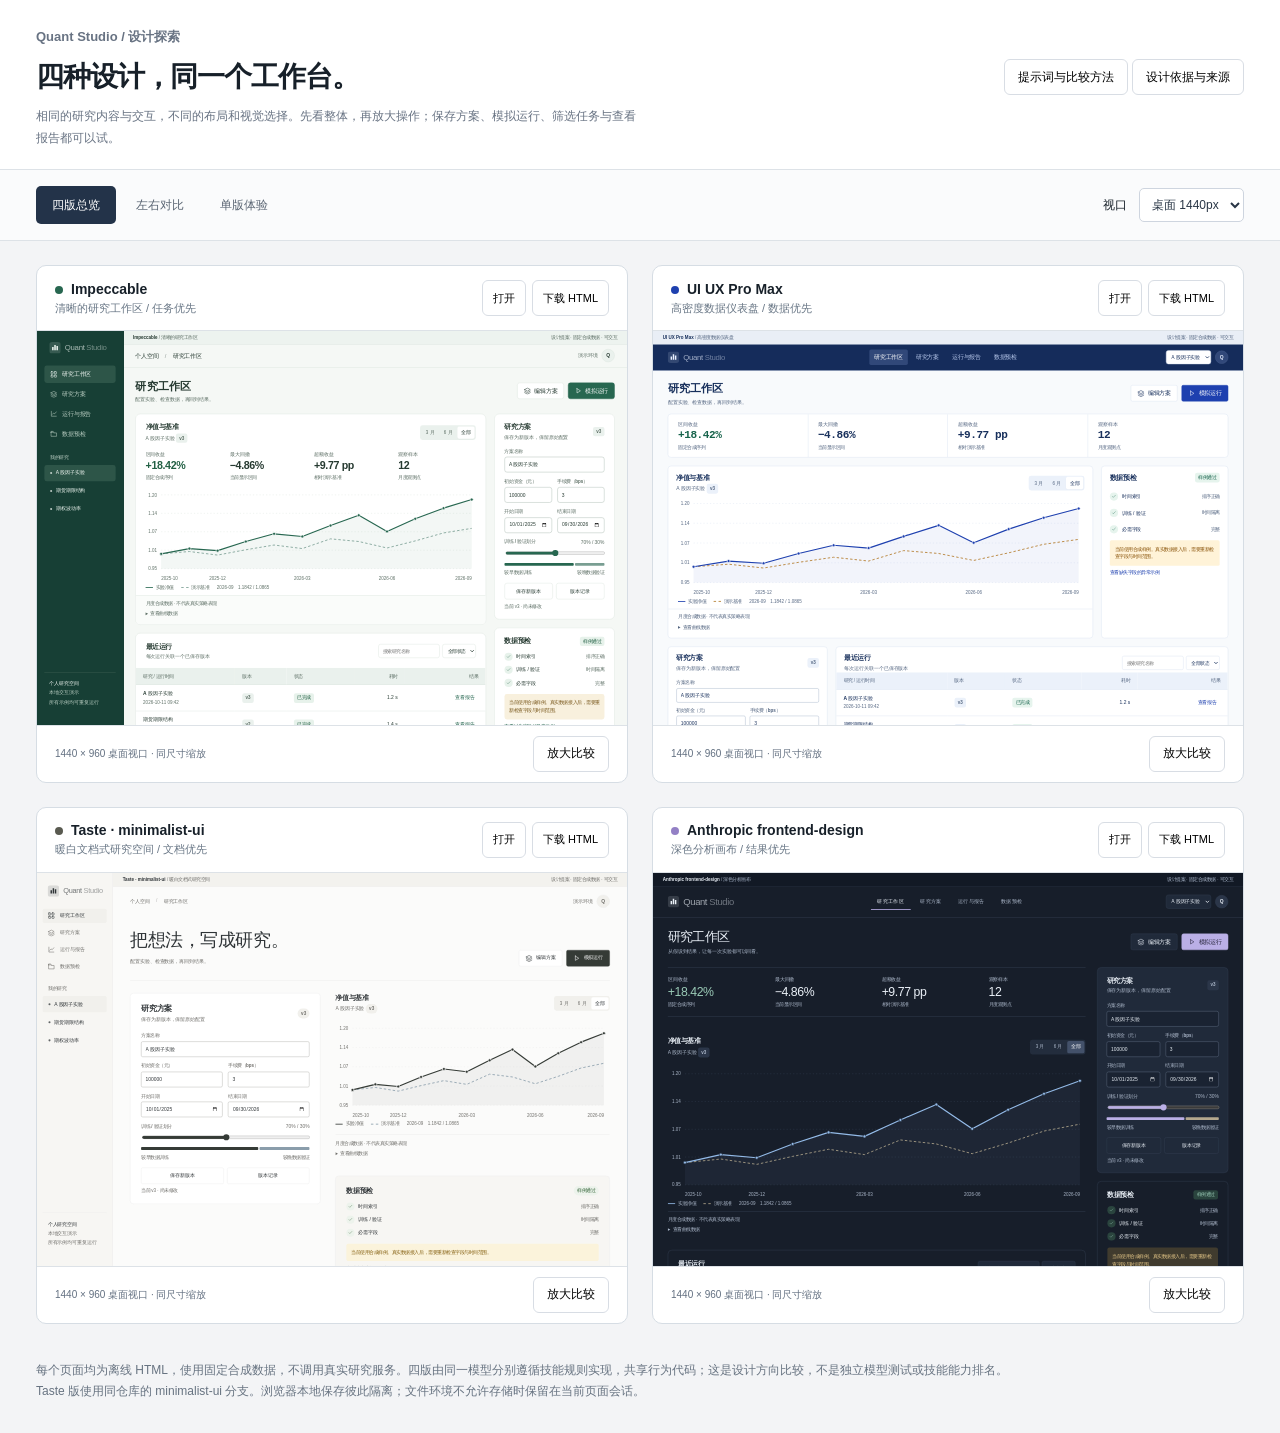
<file: docs/design-proposals/2026-10-ui-workbench/html/index.html>
<!doctype html><html lang="zh-CN"><head><meta charset="utf-8"><meta name="viewport" content="width=device-width,initial-scale=1"><title>Quant Studio · 四种 UI 设计对比</title><style>*{box-sizing:border-box}body{margin:0;background:#F3F4F6;color:#172029;font-family:'Segoe UI','Microsoft YaHei',sans-serif;font-size:14px}button,select{font:inherit;cursor:pointer}a{color:inherit;text-decoration:none}button:focus-visible,a:focus-visible,select:focus-visible{outline:3px solid #5268BB;outline-offset:3px}.head{padding:28px 36px 20px;background:white;border-bottom:1px solid #DDE2E7}.top{display:flex;justify-content:space-between;align-items:center;gap:20px}.mark{font-size:13px;font-weight:600;color:#687383;margin-bottom:12px}h1{font-size:28px;letter-spacing:-.04em;font-weight:600;margin:0}.head p{margin:10px 0 0;color:#687383;font-size:12px;line-height:1.8;max-width:90ch}.button{display:inline-flex;align-items:center;justify-content:center;border:1px solid #D8DDE4;border-radius:6px;background:#fff;min-height:36px;padding:7px 13px;font-size:12px;gap:6px}.button:hover{background:#F0F3F6}.toolbar{padding:16px 36px;display:flex;justify-content:space-between;align-items:center;gap:16px;flex-wrap:wrap;background:#FAFBFC;border-bottom:1px solid #DDE2E7}.modes{display:flex;gap:4px;flex-wrap:wrap}.modes button{border:0;padding:9px 16px;border-radius:5px;background:transparent;color:#5B6674;font-size:12px;min-height:38px}.modes button.active{background:#233349;color:white}.controls{display:flex;gap:12px;align-items:center;font-size:12px;flex-wrap:wrap}select{border:1px solid #CED5DF;padding:8px;border-radius:5px;background:white;color:#283545;max-width:220px}.stage{padding:24px 36px 36px;display:grid;grid-template-columns:1fr 1fr;gap:24px;align-items:start}.stage.single{grid-template-columns:1fr;max-width:1600px;margin:auto}.tile{min-width:0;border:1px solid #D6DDE4;border-radius:10px;background:white;overflow:hidden}.tile-head{display:flex;justify-content:space-between;align-items:center;gap:10px;padding:14px 18px;border-bottom:1px solid #DDE2E7}.tile-head h2{font-size:14px;font-weight:600;margin:0}.tile-head p{font-size:11px;color:#697786;margin:4px 0 0}.tile-head .links{display:flex;gap:6px;align-items:center}.tile-head .button{font-size:11px;padding:6px 10px}.dot{display:inline-block;width:8px;height:8px;border-radius:50%;margin-right:8px}.viewport{width:100%;position:relative;overflow:hidden;background:#E9EDF1}.frame{border:0;display:block;transform-origin:top left;background:white;position:absolute;top:0;left:0}.tile-foot{display:flex;justify-content:space-between;gap:12px;align-items:center;padding:10px 18px;font-size:10px;color:#637081;border-top:1px solid #DDE2E7}.hint{padding:0 36px 30px;color:#677381;font-size:12px;line-height:1.8}.phone .viewport{max-width:430px;margin:0 auto}.phone .tile{background:#E9EDF1}.phone .tile-head,.phone .tile-foot{background:#fff}dialog{width:min(850px,calc(100vw - 32px));max-height:85dvh;border:1px solid #D2D9E2;border-radius:12px;padding:0;color:#172029;background:#fff}dialog::backdrop{background:#18293D99}.dialog-head{padding:20px 24px;border-bottom:1px solid #DFE3E9;display:flex;align-items:center;justify-content:space-between}.dialog-head h2{font-size:18px;margin:0}.dialog-content{padding:24px;font-size:13px;line-height:1.9}.dialog-content pre{white-space:pre-wrap;overflow-wrap:anywhere;font:inherit;background:#F4F6F8;padding:18px;border-radius:6px}.dialog-content a{text-decoration:underline;text-underline-offset:3px;color:#344E85}.subtle{color:#637081}.hidden{display:none!important}.mobile-label{font-size:11px;color:#617083}@media(max-width:760px){.head{padding:22px 18px}.top{display:block}.top .button{margin-top:14px}h1{font-size:25px}.toolbar{padding:14px 18px}.stage{padding:18px;gap:20px;grid-template-columns:1fr}.hint{padding:0 18px 24px}.controls{width:100%}.controls select{max-width:165px}.tile-head{padding:12px}.tile-head .links{gap:4px}.tile-head .button{padding:6px 8px}.tile-head h2{font-size:12px}.tile-head p{font-size:10px}.modes button{padding:9px 12px;min-height:44px}.button{min-height:40px}.tile-foot{padding:10px 12px;flex-wrap:wrap}}@media(prefers-reduced-motion:reduce){*{scroll-behavior:auto!important}}</style></head><body><header class="head"><div class="mark">Quant Studio / 设计探索</div><div class="top"><h1>四种设计，同一个工作台。</h1><div><button class="button" data-notes="prompts">提示词与比较方法</button> <button class="button" data-notes="decisions">设计依据与来源</button></div></div><p>相同的研究内容与交互，不同的布局和视觉选择。先看整体，再放大操作；保存方案、模拟运行、筛选任务与查看报告都可以试。</p></header><div class="toolbar"><div class="modes" aria-label="比较方式"><button class="active" data-mode="overview" aria-pressed="true">四版总览</button><button data-mode="pair" aria-pressed="false">左右对比</button><button data-mode="single" aria-pressed="false">单版体验</button></div><div class="controls"><div id="single-control" class="hidden"><label for="single-select">方案 </label><select id="single-select"><option value="0">Impeccable</option><option value="1">UI UX Pro Max</option><option value="2">Taste · minimalist-ui</option><option value="3">Anthropic frontend-design</option></select></div><div id="pair-control" class="hidden"><select id="left-select" aria-label="左侧设计"><option value="0">Impeccable</option><option value="1">UI UX Pro Max</option><option value="2">Taste · minimalist-ui</option><option value="3">Anthropic frontend-design</option></select> <span>对比</span> <select id="right-select" aria-label="右侧设计"><option value="0">Impeccable</option><option value="1" selected>UI UX Pro Max</option><option value="2">Taste · minimalist-ui</option><option value="3">Anthropic frontend-design</option></select></div><label for="device">视口</label><select id="device"><option value="1440">桌面 1440px</option><option value="768">平板 768px</option><option value="390">手机 390px</option></select></div></div><main class="stage" id="stage"></main><div class="hint">每个页面均为离线 HTML，使用固定合成数据，不调用真实研究服务。四版由同一模型分别遵循技能规则实现，共享行为代码；这是设计方向比较，不是独立模型测试或技能能力排名。<br>Taste 版使用同仓库的 minimalist-ui 分支。浏览器本地保存彼此隔离；文件环境不允许存储时保留在当前页面会话。</div><dialog id="notes" aria-labelledby="notes-title"><div class="dialog-head"><h2 id="notes-title">说明</h2><button class="button" id="close-notes">关闭</button></div><div class="dialog-content" id="notes-body"></div></dialog><script>
const DATA={"items": [{"key": "impeccable", "title": "Impeccable", "subtitle": "清晰的研究工作区", "file": "01-impeccable.html", "tag": "任务优先", "color": "#276750", "html": "[base64]/[base64]/[base64]/kuLrlrp7pqozvvIzomZrnur/kuLrln7rlh4bjgILkuIvmlrnlj6/[base64]/[base64]/[base64]/[base64]/[base64]/hemcgOWtl+autTwvc3Bhbj48c3BhbiBjbGFzcz0iY2hlY2stcmlnaHQiPuWujOaVtDwvc3Bhbj48L2xpPjwvdWw+PGRpdiBjbGFzcz0ibm90aWNlIiBpZD0iY2hlY2stbm90aWNlIj7lvZPliY3kvb/nlKjlkIjmiJDmoLfkvovjgILnnJ/[base64]/[base64]/otKfmnJ/[base64]/[base64]/[base64]/[base64]/[base64]/[base64]/[base64]/m+WFpeiuoeeul+mYtuauteOAgjwvcD48cD7ooaXpvZDlrZfmrrXlubbph43mlrDpooTmo4DlkI7vvIzmiY3og73ov5DooYzov5nkuKrnpLrkvovjgILmraTlpITnlKjkuo7lsZXnpLrplJnor6/kv6Hmga/kuI7mgaLlpI3ot6/lvoTjgII8L3A+Jyk7cmV0dXJufWNvbnN0IGM9ai5jb25maWd8fHAuaGlzdG9yeS5maW5kKGg9Pmgudj09PWoudik/[base64]/[base64]/neeVmSc6JyDCtyDlvZPliY3pobXpnaLkvJror53kv53nlZknKTt1cGRhdGVUaXRsZXMoKTtkcmF3Sm9icygpO3RvYXN0KCflt7LmlrDlop4gdicrcC52KyfvvIzljp/niYjmnKzkv53mjIHkuI3lj5jjgIInKX0pOw0KYXN5bmMgZnVuY3Rpb24gcnVuKCl7aWYocnVubmluZylyZXR1cm47aWYoZGlydHkpe3RvYXN0KCfor7flhYjkv53lrZjmlrDniYjmnKzvvIzlho3mqKHmi5/[base64]/miJDmvJTnpLrnu5PmnpwnXSxbMTAwLCfmqKHmi5/[base64]/kOihjOWujOaIkO+8jOWPr+WcqOacgOi/kei/[base64]/55So5ZCI5oiQ5qC35L6L44CC55yf5a6e5pWw5o2u5o6l5YWl5ZCO77yM6ZyA6KaB6YeN5paw5qOA5p+l5a2X5q615LiO5pe26Ze06IyD5Zu044CCJzskKCcjY2hlY2stc2NlbmFyaW8nKS50ZXh0Q29udGVudD1icm9rZW4/[base64]"}, {"key": "pro", "title": "UI UX Pro Max", "subtitle": "高密度数据仪表盘", "file": "02-ui-ux-pro-max.html", "tag": "数据优先", "color": "#1E40AF", "html": "[base64]/otKfmnJ/pmZDnu5PmnoQ8L29wdGlvbj48b3B0aW9uIHZhbHVlPSIyIj7mnJ/[base64]/5Li65a6e6aqM77yM6Jma57q/[base64]/lrp7nrZbnlaXooajnjrA8L3NwYW4+PGRldGFpbHM+PHN1bW1hcnk+5p+l55yL5puy57q/[base64]/[base64]/[base64]/neWtmOS4uuaWsOeJiOacrO+8jOS/[base64]/[base64]/[base64]/[base64]/[base64]/otKfmnJ/pmZDnu5PmnoQnLGNvbmZpZzp7Li4uYmFzZSxuYW1lOifmnJ/otKfmnJ/[base64]/[base64]/[base64]/kOihjOaKpeWRiiDCtyAnKyhqLm5hbWV8fHAubmFtZSksYDxkaXYgY2xhc3M9InJvdyBiZXR3ZWVuIj48c3BhbiBjbGFzcz0iYmFkZ2Ugb2siPuaooeaLn+i/[base64]/[base64]/kOihjOWJjeivt+S/[base64]/[base64]/JyDCtyDlvZPliY3mtY/[base64]/[base64]/kOihjCd9KTskKCcjY29uZmlnLWZvcm0nKS5xdWVyeVNlbGVjdG9yQWxsKCdpbnB1dCxidXR0b24nKS5mb3JFYWNoKGU9PmUuZGlzYWJsZWQ9ZmFsc2UpO3RvYXN0KCfmqKHmi5/ov5DooYzlrozmiJDvvIzlj6/[base64]/J2JhZCc6J29rJyk7JCgnI2NoZWNrLW5vdGljZScpLnRleHRDb250ZW50PWJyb2tlbj8n5byC5bi456S65L6L77ya57y65bCRIGNsb3NlIOWtl+aute+8jOaooeaLn+i/[base64]/[base64]/J3ZhcigtLWJhZC1iZyknOid2YXIoLS1nb29kLWJnKSc7bWFya2VyLnF1ZXJ5U2VsZWN0b3IoJ3BhdGgnKS5zZXRBdHRyaWJ1dGUoJ2QnLGJyb2tlbj8nTTYgNmwxMiAxMk0xOCA2IDYgMTgnOidtNSAxMiA0IDQgMTAtMTAnKTt0b2FzdChicm9rZW4/J+W3suWIh+aNouWIsOW8guW4uOmihOajgOekuuS+i+OAgic6J+W3suaBouWkje+8jOagt+S+i+mihOajgOmAmui/h+OAgicpfTsNCmxvYWRQcm9qZWN0KDApO2RyYXdKb2JzKCk7bmV3IFJlc2l6ZU9ic2VydmVyKCgpPT5kcmF3Q2hhcnQoKSkub2JzZXJ2ZSgkKCcuY2hhcnQtc3ZnJykpOw0KfSkoKTsNCjwvc2NyaXB0PjwvYm9keT48L2h0bWw+"}, {"key": "taste", "title": "Taste · minimalist-ui", "subtitle": "暖白文档式研究空间", "file": "03-taste-minimalist.html", "tag": "文档优先", "color": "#595A50", "html": "[base64]/[base64]/otKfmnJ/pmZDnu5PmnoQ8L2J1dHRvbj48YnV0dG9uIGNsYXNzPSJwcm9qZWN0LXBpY2sgIiBkYXRhLXByb2plY3Q9IjIiIGFyaWEtcHJlc3NlZD0iZmFsc2UiPjxzcGFuIGNsYXNzPSJwcm9qZWN0LWRvdCIgYXJpYS1oaWRkZW49InRydWUiPjwvc3Bhbj7mnJ/mnYPms6Lliqjnjoc8L2J1dHRvbj48L2Rpdj48L2Rpdj48ZGl2IGNsYXNzPSJzaWRlLWZvb3QiPjxzdHJvbmc+5Liq5Lq656CU56m256m66Ze0PC9zdHJvbmc+PGJyPuacrOWcsOS6pOS6kua8lOekujxicj7miYDmnInnpLrkvovlnYflj6/ph43lpI3ov5DooYw8L2Rpdj48L2FzaWRlPjxkaXY+PGRpdiBjbGFzcz0iZGVtby1zdHJpcCI+PHNwYW4+PGI+VGFzdGUgwrcgbWluaW1hbGlzdC11aTwvYj4gLyDmmpbnmb3mlofmoaPlvI/[base64]/[base64]/neWtmOS4uuaWsOeJiOacrO+8jOS/[base64]/[base64]/kuLrlrp7pqozvvIzomZrnur/kuLrln7rlh4bjgILkuIvmlrnlj6/[base64]/[base64]/[base64]/[base64]/[base64]/[base64]/otKfmnJ/pmZDnu5PmnoQnLGNvbmZpZzp7Li4uYmFzZSxuYW1lOifmnJ/otKfmnJ/[base64]/[base64]/[base64]/kOihjOaKpeWRiiDCtyAnKyhqLm5hbWV8fHAubmFtZSksYDxkaXYgY2xhc3M9InJvdyBiZXR3ZWVuIj48c3BhbiBjbGFzcz0iYmFkZ2Ugb2siPuaooeaLn+i/[base64]/[base64]/kOihjOWJjeivt+S/[base64]/[base64]/JyDCtyDlvZPliY3mtY/[base64]/[base64]/kOihjCd9KTskKCcjY29uZmlnLWZvcm0nKS5xdWVyeVNlbGVjdG9yQWxsKCdpbnB1dCxidXR0b24nKS5mb3JFYWNoKGU9PmUuZGlzYWJsZWQ9ZmFsc2UpO3RvYXN0KCfmqKHmi5/ov5DooYzlrozmiJDvvIzlj6/[base64]/J2JhZCc6J29rJyk7JCgnI2NoZWNrLW5vdGljZScpLnRleHRDb250ZW50PWJyb2tlbj8n5byC5bi456S65L6L77ya57y65bCRIGNsb3NlIOWtl+aute+8jOaooeaLn+i/[base64]/[base64]/J3ZhcigtLWJhZC1iZyknOid2YXIoLS1nb29kLWJnKSc7bWFya2VyLnF1ZXJ5U2VsZWN0b3IoJ3BhdGgnKS5zZXRBdHRyaWJ1dGUoJ2QnLGJyb2tlbj8nTTYgNmwxMiAxMk0xOCA2IDYgMTgnOidtNSAxMiA0IDQgMTAtMTAnKTt0b2FzdChicm9rZW4/J+W3suWIh+aNouWIsOW8guW4uOmihOajgOekuuS+i+OAgic6J+W3suaBouWkje+8jOagt+S+i+mihOajgOmAmui/h+OAgicpfTsNCmxvYWRQcm9qZWN0KDApO2RyYXdKb2JzKCk7bmV3IFJlc2l6ZU9ic2VydmVyKCgpPT5kcmF3Q2hhcnQoKSkub2JzZXJ2ZSgkKCcuY2hhcnQtc3ZnJykpOw0KfSkoKTsNCjwvc2NyaXB0PjwvYm9keT48L2h0bWw+"}, {"key": "anthropic", "title": "Anthropic frontend-design", "subtitle": "深色分析画布", "file": "04-anthropic-frontend-design.html", "tag": "结果优先", "color": "#9380C5", "html": "[base64]/[base64]/kuIDmrKHlrp7pqozpg73lj6/[base64]/[base64]/[base64]/[base64]/kuLrlrp7pqozvvIzomZrnur/kuLrln7rlh4bjgILkuIvmlrnlj6/[base64]/[base64]/[base64]/[base64]/[base64]/hemcgOWtl+autTwvc3Bhbj48c3BhbiBjbGFzcz0iY2hlY2stcmlnaHQiPuWujOaVtDwvc3Bhbj48L2xpPjwvdWw+PGRpdiBjbGFzcz0ibm90aWNlIiBpZD0iY2hlY2stbm90aWNlIj7lvZPliY3kvb/nlKjlkIjmiJDmoLfkvovjgILnnJ/[base64]/[base64]/otKfmnJ/[base64]/[base64]/[base64]/[base64]/[base64]/[base64]/[base64]/m+WFpeiuoeeul+mYtuauteOAgjwvcD48cD7ooaXpvZDlrZfmrrXlubbph43mlrDpooTmo4DlkI7vvIzmiY3og73ov5DooYzov5nkuKrnpLrkvovjgILmraTlpITnlKjkuo7lsZXnpLrplJnor6/kv6Hmga/kuI7mgaLlpI3ot6/lvoTjgII8L3A+Jyk7cmV0dXJufWNvbnN0IGM9ai5jb25maWd8fHAuaGlzdG9yeS5maW5kKGg9Pmgudj09PWoudik/[base64]/[base64]/neeVmSc6JyDCtyDlvZPliY3pobXpnaLkvJror53kv53nlZknKTt1cGRhdGVUaXRsZXMoKTtkcmF3Sm9icygpO3RvYXN0KCflt7LmlrDlop4gdicrcC52KyfvvIzljp/niYjmnKzkv53mjIHkuI3lj5jjgIInKX0pOw0KYXN5bmMgZnVuY3Rpb24gcnVuKCl7aWYocnVubmluZylyZXR1cm47aWYoZGlydHkpe3RvYXN0KCfor7flhYjkv53lrZjmlrDniYjmnKzvvIzlho3mqKHmi5/[base64]/miJDmvJTnpLrnu5PmnpwnXSxbMTAwLCfmqKHmi5/[base64]/kOihjOWujOaIkO+8jOWPr+WcqOacgOi/kei/[base64]/55So5ZCI5oiQ5qC35L6L44CC55yf5a6e5pWw5o2u5o6l5YWl5ZCO77yM6ZyA6KaB6YeN5paw5qOA5p+l5a2X5q615LiO5pe26Ze06IyD5Zu044CCJzskKCcjY2hlY2stc2NlbmFyaW8nKS50ZXh0Q29udGVudD1icm9rZW4/[base64]"}], "prompts": "共同任务\n为 Quant Studio 量化研究工作台制作独立 HTML Demo，中文优先，面向需要长时间使用工具的个人研究者。用户当前目标是打通研究开发链路，不是推销策略收益。使用完全相同的虚构项目与合成净值数据，包含：研究方案参数、不可变版本、运行任务、数据预检、净值与基准对比。所有数据明确标为演示。\n提供可操作的方案切换、参数编辑、版本保存、模拟运行、任务筛选、曲线区间切换和报告详情。手机和桌面均可使用。纯 HTML/CSS/JS，自包含、离线运行，无外部字体、无真实数据接口、无生产写入。保持内容与交互能力一致，视觉布局由各技能分别指导。不得只替换颜色。\n\nA — Impeccable\n应用 impeccable v4.5.2 的 Operate 模式。先明确任务顺序与区域，再落地新界面。用户已经委托你选择合适提示词并直接交付 Demo；这些是供比较的提案，不是上线审批。采用 code-led 实现。强调清楚的工作区边界、信息层级、可读性、桌面与手机行为，以及正在运行/错误/空状态。执行 context、concept-seed、craft-floor 和最终 detect。做一次批量视觉检查及必要修复。\n\nB — UI UX Pro Max\n应用 ui-ux-pro-max。先运行设计系统检索 financial analytics dashboard；若混入营销页框架，收窄为 research analytics dashboard 并核对返回结果。密度 8/10。仅采用适合研究工具的推荐；不要把 Contact Sales 或营销 Hero 搬进工作台。使用得到的蓝色数据、琥珀提示、Fira 系列字体角色建议（离线条件下使用本机字体回退），以仪表盘布局突出指标、曲线、数据预检和任务筛选。运行 chart 检索，选择匹配时间序列的折线图，提供非颜色区分与数据表。\n\nC — Taste Skill / minimalist-ui\n采用 Leonxlnx/taste-skill 项目的 minimalist-ui（skills/minimalist-skill），不是默认 v2 的 design-taste-frontend；默认 v2 原文排除了仪表盘。设计阅读：长期研究使用的安静文档式工作台。严格体现暖白、炭灰、低饱和状态色、大留白、衬线标题与清晰正文、扁平非阴影组件；无渐变。把研究方案作为主文档，结果作为图表与笔记区。功能与其他版本相同，保留可扫读性和手机交互。\n\nD — Anthropic frontend-design\n按原始 frontend-design 指引先做设计方案，再自检是否泛化。为量化研究者提供一个有独特身份的研究工作区，选择非营销型视觉表达。把最具领域特征的净值比较图作为工作焦点，用独立的方案检查器承载参数和预检。大胆仅用在一处：宽幅结果画布；其余保持安静、严谨。使用明确的颜色/字体/布局 token，避免霓虹金融终端、渐变大标题、同尺寸卡片堆砌。交付前用桌面与手机截图复核。\n\n比较说明\n四份由同一模型在当前会话中分别遵循上述技能规则实现。共用数据和行为代码以减少功能差异；布局与视觉分别编写。不是四次隔离模型会话，也不是技能自动生成器的确定性输出。提示词方向不同，因此这是一组设计探索，不是受控能力排名。\n", "decisions": "共同约束：用户要四份可对比 HTML，所有内容为本地演示。设计选择由本次 Demo 委托覆盖，不额外要求用户逐项批准概念。没有读取或变更生产仓库。\n\nA / Impeccable 4.5.2\n执行 context 成功；concept-seed key 0ede0d7d，assigned index 6。将新界面视为 Operate，不使用营销或物理工具造型。适合研究者的候选参考是学术期刊排版、统计年鉴、开放科学索引、实验记录册、数据地图图例、科研机构视觉识别、档案分类标签；采用第六项：深松绿身份侧栏、纸白工作区、浅薄荷选中态，签名细节是把训练/验证时间分隔做成真正可调整的实验分段条。保持常见侧栏与双列工作区。\n命题：先知道运行哪个版本，再理解结果。\n首屏：左侧项目导航；主列标题、净值曲线、最近任务；右侧固定宽度的方案参数与预检。\n颜色：#173F35 / #F5F8F5 / #FFFFFF / #276750 / #596C62。\n文字：Segoe UI / Microsoft YaHei，测量值 tabular-nums。Operate 模式允许工作型系统字体；离线 HTML 优先。\n原技能的交互式选型轮次由用户此次直接委托制作比较 Demo 替代。保留 context / seed / craft-floor / detect / 截图和独立结束审查；不宣称完整执行每个交互式工作流步骤。\n\nB / UI UX Pro Max\n实际 design-system 检索两次：financial analytics dashboard；research analytics dashboard。两次输出都夹杂 Enterprise Gateway 营销结构，不适用，明确舍弃。第二次 Data-Dense Dashboard、蓝色数据/琥珀提示与产品匹配，采用。\n命题：高密度信息依然可扫读。顶栏导航、指标带、图表+侧边预检，下方并列配置与任务。\n颜色：主色 #1E40AF；背景 #F8FAFC；表面 #FFFFFF；正文 #1E3A8A；提示 #D97706。字体角色来自 Fira Sans / Fira Code；字体不联网，回退 Segoe UI / Consolas。\n图表搜索 time series comparison 返回雷达和折线，核对后只采用适合时间序列的折线；实线/虚线、图例、数据表作为可访问性补充。\n\nC / Taste Skill\n实际技能：skills/minimalist-skill/SKILL.md，frontmatter name minimalist-ui。\n默认 taste-skill v2 明确不针对 dashboards，故未把其当作已运行的工作台规则。\n命题：研究是一份持续编辑的文档。窄侧导航、宽文档、序章式标题、紧接参数与实验范围；右侧结果笔记；下方全宽任务。\n颜色：#F7F6F3 / #FFFFFF / #2F3437 / #787774 / #EDF3EC / #E1F3FE。\n字体：Georgia + SimSun 标题，Segoe UI + Microsoft YaHei 正文，Consolas 版本标识。无渐变、无阴影、细边框、低饱和状态色。\n\nD / Anthropic frontend-design\n预案：深色研究空间，宽幅曲线是唯一视觉主角，右侧检查器承载可修改方案，下方任务。自检：舍弃常见绿色荧光金融终端，改为蓝灰底、明亮冷蓝数据线、低饱和紫色主操作；没有发光、渐变、营销大字或所有卡片等大。\n颜色：#171E2A / #202A3A / #344154 / #EAF0F7 / #93BAE7 / #BAAFE6。\n字体：Bahnschrift + Microsoft YaHei 界面，tabular-nums 数值。\n命题：让研究者先看见一条完整的比较曲线，再触及可复现实验的参数。原技能的 plan → review → build → critique 流程用于这一版。\n\n限制：这些是同模型、同会话、共享行为代码的设计探索，非独立 A/B 实验。收益序列为固定合成数据，不根据保存参数回测。HTML 能演示产品操作，不代表真实后端功能已经在这些 Demo 里实现。\n", "sources": [["Impeccable v4.5.2", "https://github.com/pbakaus/impeccable/tree/d631a8827f99414d2b6daba4ef08b7f8701751d7/.agents/skills/impeccable"], ["UI UX Pro Max", "https://github.com/nextlevelbuilder/ui-ux-pro-max-skill/tree/67803eac81607188194aea9842a723b89326d90d/.claude/skills/ui-ux-pro-max"], ["Taste / minimalist-ui", "https://github.com/Leonxlnx/taste-skill/tree/717446e07a78d4e6d7918b1fde1a263378eebac9/skills/minimalist-skill"], ["Anthropic frontend-design", "https://github.com/anthropics/skills/tree/41bbe19d1a1a7eaab5e7bb9050a417e5c6cffc8f/skills/frontend-design"]]};
let mode='overview',single=0,device=1440,left=0,right=1;
const $=s=>document.querySelector(s),$$=s=>[...document.querySelectorAll(s)],esc=s=>String(s).replace(/[&<>"']/g,c=>({'&':'&amp;','<':'&lt;','>':'&gt;','"':'&quot;',"'":'&#39;'}[c]));
const decode=s=>new TextDecoder().decode(Uint8Array.from(atob(s),c=>c.charCodeAt(0)));
function saveHTML(i){const item=DATA.items[i],blob=new Blob([decode(item.html)],{type:'text/html;charset=utf-8'}),a=document.createElement('a');a.href=URL.createObjectURL(blob);a.download=item.file;a.click();setTimeout(()=>URL.revokeObjectURL(a.href),2000)}
function openHTML(i){const tab=window.open('about:blank','_blank');if(tab){tab.document.open();tab.document.write(decode(DATA.items[i].html));tab.document.close()}}
function render(){const idx=mode==='overview'?[0,1,2,3]:mode==='single'?[single]:[left,right];$('#stage').className='stage '+(mode==='single'?'single ':'')+(device===390?'phone':'');$('#single-control').classList.toggle('hidden',mode!=='single');$('#pair-control').classList.toggle('hidden',mode!=='pair');$('#stage').innerHTML=idx.map(i=>{const m=DATA.items[i];return `<section class="tile"><div class="tile-head"><div><h2><span class="dot" style="background:${m.color}"></span>${esc(m.title)}</h2><p>${esc(m.subtitle)} / ${esc(m.tag)}</p></div><div class="links"><button class="button" data-open="${i}" aria-label="单独打开 ${esc(m.title)}">打开</button><button class="button" data-download="${i}" aria-label="下载 ${esc(m.title)} HTML">下载 HTML</button></div></div><div class="viewport"><iframe class="frame" data-index="${i}" title="${esc(m.title)} 交互 Demo"></iframe></div><div class="tile-foot"><span>${device===390?'390 × 844 手机视口':device===768?'768 × 1024 平板视口':'1440 × 960 桌面视口'} · 同尺寸缩放</span><button class="button" data-focus="${i}">放大比较</button></div></section>`}).join('');$$('iframe').forEach(f=>f.srcdoc=decode(DATA.items[+f.dataset.index].html));fit();$$('[data-mode]').forEach(b=>{b.classList.toggle('active',b.dataset.mode===mode);b.setAttribute('aria-pressed',b.dataset.mode===mode)})}
function fit(){$$('.viewport').forEach(v=>{const frame=v.querySelector('iframe'),h=device===390?844:device===768?1024:960,scale=Math.min(v.clientWidth/device,1);frame.style.width=device+'px';frame.style.height=h+'px';frame.style.transform='scale('+scale+')';frame.style.left=Math.max(0,(v.clientWidth-device*scale)/2)+'px';v.style.height=(h*scale)+'px'})}
function notes(which){$('#notes-title').textContent=which==='prompts'?'提示词与比较方法':'设计依据与来源';const links=DATA.sources.map(([n,u])=>`<li><a href="${u}" target="_blank" rel="noopener">${esc(n)}</a></li>`).join('');$('#notes-body').innerHTML=(which==='decisions'?'<ul>'+links+'</ul>':'')+'<pre>'+esc(DATA[which])+'</pre>';$('#notes').showModal()}
document.addEventListener('click',e=>{const m=e.target.closest('[data-mode]');if(m){mode=m.dataset.mode;render()}const f=e.target.closest('[data-focus]');if(f){single=+f.dataset.focus;mode='single';$('#single-select').value=single;render();window.scrollTo({top:0,behavior:'smooth'})}const o=e.target.closest('[data-open]');if(o)openHTML(+o.dataset.open);const d=e.target.closest('[data-download]');if(d)saveHTML(+d.dataset.download);const n=e.target.closest('[data-notes]');if(n)notes(n.dataset.notes)});
$('#device').onchange=e=>{device=+e.target.value;render()};$('#single-select').onchange=e=>{single=+e.target.value;render()};$('#left-select').onchange=e=>{left=+e.target.value;render()};$('#right-select').onchange=e=>{right=+e.target.value;render()};$('#close-notes').onclick=()=>$('#notes').close();new ResizeObserver(fit).observe($('#stage'));render();
</script></body></html>
</file>
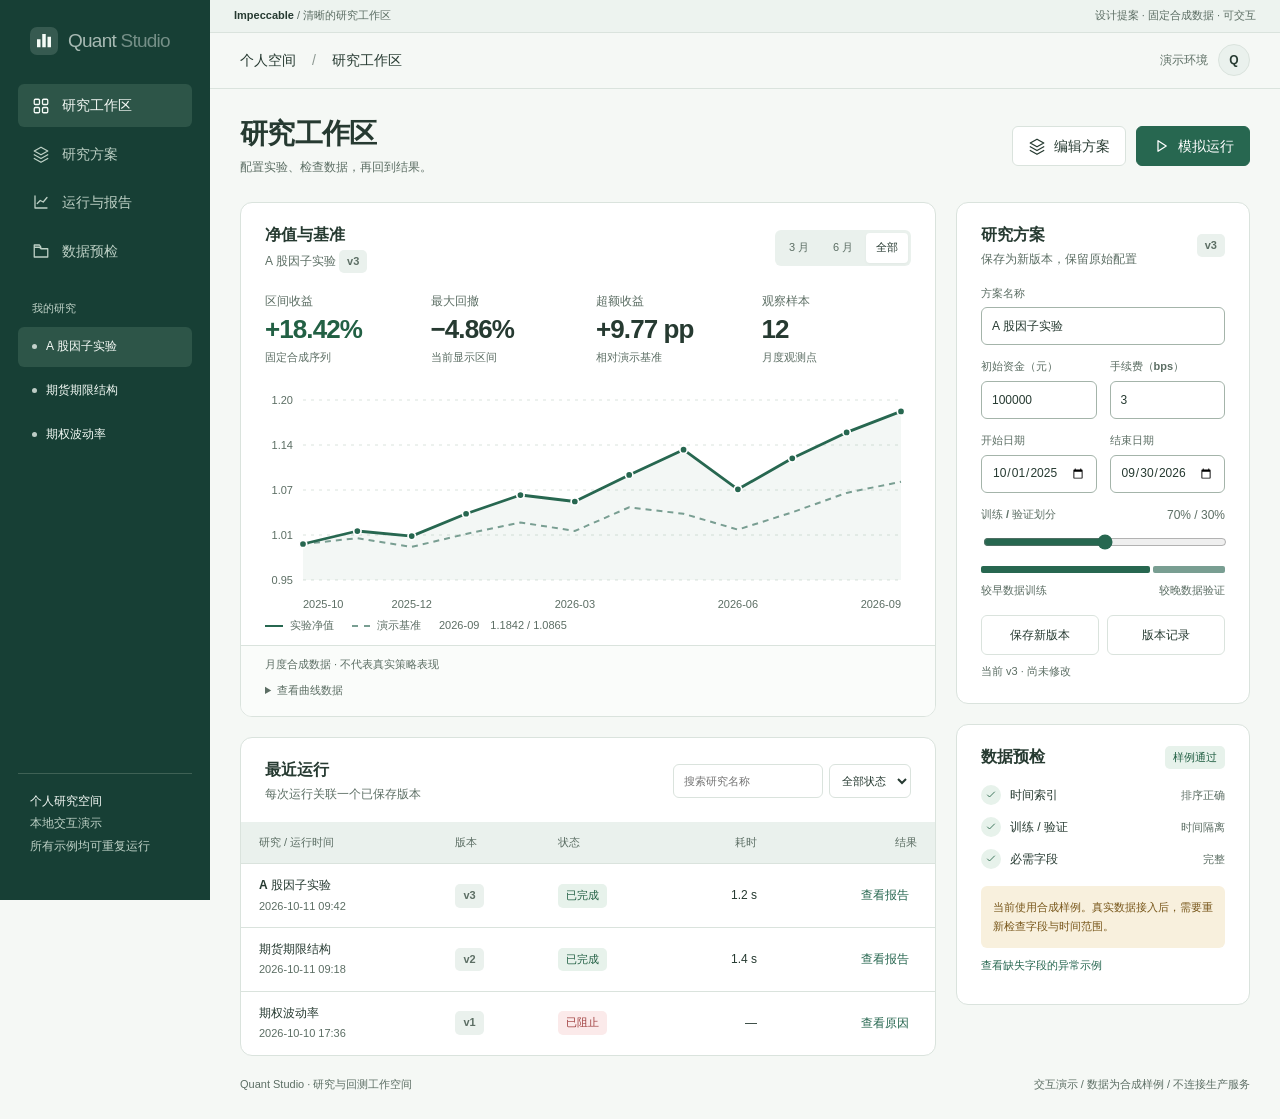
<file: docs/design-proposals/2026-10-ui-workbench/html/01-impeccable.html>
<!doctype html><html lang="zh-CN"><head><meta charset="utf-8"><meta name="viewport" content="width=device-width,initial-scale=1"><meta name="color-scheme" content="light"><title>Quant Studio — Impeccable</title><style>
*{box-sizing:border-box}html{scroll-behavior:smooth;scroll-padding:24px}body{margin:0;background:var(--bg);color:var(--text);font-family:var(--sans);font-size:14px;line-height:1.6}button,input,select{font:inherit}button,a,input,select{touch-action:manipulation}button,a{ -webkit-tap-highlight-color:transparent}button{cursor:pointer}button:disabled{cursor:wait;opacity:.5}a{color:inherit;text-decoration:none}button{color:inherit}button:focus-visible,a:focus-visible,input:focus-visible,select:focus-visible,summary:focus-visible{outline:3px solid var(--accent);outline-offset:3px}::selection{background:var(--accent);color:var(--on)}*{scrollbar-color:var(--muted) var(--bg);scrollbar-width:thin}input{caret-color:var(--accent)}[hidden]{display:none!important}h1,h2,h3,p{margin:0}h1{font-size:28px;line-height:1.35;letter-spacing:-.025em;text-wrap:balance;font-weight:650}h2{font-size:16px;line-height:1.5;font-weight:650}h3{font-size:14px}small,.muted{color:var(--muted)}small{font-size:12px}.num{font-variant-numeric:tabular-nums}.skip{position:fixed;left:20px;top:-60px;background:var(--surface);padding:10px;z-index:200}.skip:focus{top:10px}.brand{display:flex;align-items:center;gap:10px;font-size:19px;font-weight:650;letter-spacing:-.04em;white-space:nowrap}.brand svg{width:28px;height:28px;flex:none}.brand span:last-child{font-weight:400;opacity:.65}.row{display:flex;align-items:center;gap:10px;flex-wrap:wrap}.between{justify-content:space-between}.btn{display:inline-flex;align-items:center;justify-content:center;gap:8px;min-height:40px;border:1px solid var(--line);background:var(--surface);border-radius:var(--r-sm);padding:8px 15px;font-weight:550;white-space:nowrap;transition:background .18s,color .18s}.btn:hover{background:var(--soft)}.btn:active{transform:translateY(1px)}.primary{background:var(--accent);color:var(--on);border-color:var(--accent)}.primary:hover{background:var(--accent-hover);color:var(--on)}.text-btn{padding:8px 0;border:0;background:none;color:var(--accent);font-weight:550;min-height:36px}.text-btn:hover{text-decoration:underline;text-underline-offset:4px}.icon{width:18px;height:18px;flex:none}.badge{display:inline-flex;align-items:center;gap:5px;background:var(--soft);color:var(--muted);border-radius:5px;padding:3px 8px;font-size:11px;white-space:nowrap;font-weight:550}.badge.ok{background:var(--good-bg);color:var(--good)}.badge.warn{background:var(--warn-bg);color:var(--warn)}.badge.bad{background:var(--bad-bg);color:var(--bad)}.demo-strip{display:flex;justify-content:space-between;gap:12px;align-items:center;padding:7px 24px;background:var(--soft);border-bottom:1px solid var(--line);font-size:11px;color:var(--muted)}.demo-strip b{color:var(--text);font-weight:550}.app{min-height:100dvh}.topbar{min-height:66px;display:flex;align-items:center;justify-content:space-between;gap:20px;border-bottom:1px solid var(--line);padding:12px 28px;background:var(--surface)}.nav-links{display:flex;gap:8px;align-items:center}.nav-links a{padding:8px 12px;border-radius:var(--r-sm);color:var(--muted)}.nav-links a:hover,.nav-links a.active{background:var(--soft);color:var(--text)}.avatar{display:flex;align-items:center;justify-content:center;background:var(--soft);border:1px solid var(--line);width:32px;height:32px;border-radius:50%;font-size:12px;font-weight:650}.sidebar{padding:26px 18px;display:flex;flex-direction:column;gap:28px;min-width:0}.side-links{display:grid;gap:6px}.side-links a{display:flex;align-items:center;gap:12px;padding:10px 14px;border-radius:var(--r-sm);color:var(--side-muted,var(--muted))}.side-links a.active,.side-links a:hover{background:var(--side-selected,var(--soft));color:var(--side-text,var(--text))}.side-label{padding:0 14px;font-size:11px;color:var(--side-muted,var(--muted));margin-bottom:9px}.side-foot{margin-top:auto;padding:16px 12px;font-size:12px;line-height:1.9;border-top:1px solid var(--side-line,var(--line));color:var(--side-muted,var(--muted))}.side-foot strong{font-weight:500;color:var(--side-text,var(--text))}.project-buttons{display:grid;gap:4px}.project-pick{border:0;background:transparent;color:inherit;text-align:left;min-height:40px;padding:10px 14px;display:flex;align-items:center;gap:9px;border-radius:var(--r-sm);font-size:12px}.project-pick.active,.project-pick:hover{background:var(--side-selected,var(--soft));color:var(--side-text,var(--text))}.project-pick .project-dot{height:5px;width:5px;background:currentColor;border-radius:50%;opacity:.75;flex:none}.page-head{display:flex;justify-content:space-between;gap:22px;align-items:center;margin-bottom:24px}.page-head p{color:var(--muted);margin-top:6px;font-size:12px}.page-head .actions{display:flex;gap:10px;flex-wrap:wrap}.page-head .version{vertical-align:middle;margin-left:8px}.panel{background:var(--surface);border:1px solid var(--line);border-radius:var(--r);min-width:0;overflow:hidden}.panel-head{display:flex;align-items:center;justify-content:space-between;gap:12px;flex-wrap:wrap;padding:20px 24px 0}.panel-head p{font-size:12px;color:var(--muted);margin-top:3px}.panel-content{padding:20px 24px}.metric-grid{display:grid;grid-template-columns:repeat(4,minmax(0,1fr));gap:24px}.metric{min-width:0}.metric-label{font-size:12px;color:var(--muted)}.metric-value{font-size:27px;line-height:1.4;letter-spacing:-.035em;font-weight:550;font-variant-numeric:tabular-nums}.metric-note{color:var(--muted);font-size:11px;margin-top:1px}.positive{color:var(--good)}.negative{color:var(--bad)}.periods{display:flex;gap:2px;padding:3px;border-radius:6px;background:var(--soft)}.periods button{border:0;background:transparent;color:var(--muted);font-size:11px;min-height:30px;padding:5px 9px;border-radius:4px;min-width:42px}.periods button.active{background:var(--surface);color:var(--text);box-shadow:0 1px 3px #0000000a}.chart-wrap{padding:2px 20px 0;position:relative;min-width:0}.chart-svg{width:100%;height:245px;display:block;overflow:visible;touch-action:pan-y}.chart-legend{display:flex;gap:18px;align-items:center;flex-wrap:wrap;font-size:11px;color:var(--muted);padding:0 24px 10px}.legend-line{display:inline-block;vertical-align:middle;width:18px;border-top:2px solid var(--accent);margin-right:7px}.legend-line.benchmark{border-top:2px dashed var(--bench)}.chart-note{display:flex;align-items:center;justify-content:space-between;gap:8px;flex-wrap:wrap;padding:10px 24px;border-top:1px solid var(--line);font-size:11px;color:var(--muted)}.chart-note summary{cursor:pointer;min-height:24px;display:list-item}.chart-note details{width:100%}.chart-note details[open]{padding-bottom:12px}.table-scroll{max-width:100%;overflow:auto}table{width:100%;border-collapse:collapse;font-size:12px;text-align:left}th{font-size:11px;font-weight:500;color:var(--muted);background:var(--tablehead,var(--soft));white-space:nowrap}th,td{padding:12px 18px;border-bottom:1px solid var(--line)}tbody tr:last-child td{border-bottom:0}td.numeric,th.numeric{text-align:right;font-variant-numeric:tabular-nums}tbody tr:hover{background:var(--soft)}.job-name{font-weight:550;font-size:12px;white-space:nowrap}.job-date{display:block;color:var(--muted);font-size:11px;margin-top:2px}.table-action{background:none;border:0;color:var(--accent);padding:8px;min-height:32px;white-space:nowrap}.table-action:hover{text-decoration:underline}.jobs-head{padding-bottom:18px}.filters{display:flex;gap:6px;align-items:center}.filter-input{border:1px solid var(--line);border-radius:var(--r-sm);height:34px;background:var(--surface);padding:0 10px;width:150px;color:var(--text);font-size:11px}.filter-status{border:1px solid var(--line);border-radius:var(--r-sm);height:34px;background:var(--surface);padding:0 8px;color:var(--text);font-size:11px}.empty{padding:40px 16px;text-align:center;color:var(--muted)}.form-grid{display:grid;grid-template-columns:1fr 1fr;gap:13px}.field{display:flex;flex-direction:column;gap:5px;min-width:0}.field.full{grid-column:1/-1}.field label,.field-label{font-size:11px;font-weight:550;color:var(--muted)}.field input,.field select{width:100%;min-width:0;height:38px;border:1px solid var(--inputline,var(--line));border-radius:var(--r-sm);background:var(--fieldbg,var(--surface));color:var(--text);padding:7px 10px;font-size:12px}.field input:invalid:not(:placeholder-shown){border-color:var(--bad)}.field input::placeholder{color:var(--muted)}.field input[type=range]{height:20px;border:0;accent-color:var(--accent);padding:0}.split-visual{display:flex;height:7px;gap:3px;margin:7px 0 4px}.split-visual i{display:block;border-radius:2px;background:var(--accent);width:70%;transition:width .2s}.split-visual i:last-child{background:var(--bench);width:30%}.split-labels{display:flex;justify-content:space-between;gap:12px;font-size:11px;color:var(--muted)}.form-actions{display:flex;gap:8px;margin-top:16px}.form-actions .btn{flex:1;padding:8px 10px;font-size:12px}.save-state{font-size:11px;color:var(--muted);min-height:20px;margin-top:8px}.checks{list-style:none;padding:0;margin:16px 0 0;display:grid;gap:12px}.check{display:flex;justify-content:space-between;align-items:center;font-size:12px;gap:12px}.check-label{display:flex;align-items:center;gap:9px}.check-icon{display:grid;place-items:center;width:20px;height:20px;border-radius:50%;color:var(--good);background:var(--good-bg);flex:none}.check-icon svg{width:12px;height:12px}.check-right{font-size:11px;color:var(--muted);white-space:nowrap}.notice{background:var(--warn-bg);color:var(--warn);font-size:11px;line-height:1.7;border-radius:var(--r-sm);padding:12px;margin-top:17px}.error-text{color:var(--bad);font-size:11px;grid-column:1/-1}.preflight .text-btn{font-size:11px}.run-track{display:flex;gap:8px;align-items:center;margin-top:10px;color:var(--muted);font-size:11px}.run-track progress{height:4px;width:90px;accent-color:var(--accent)}.footer{display:flex;justify-content:space-between;gap:12px;flex-wrap:wrap;color:var(--muted);font-size:11px;margin-top:20px}.dialog{width:min(620px,calc(100vw - 32px));max-height:calc(100dvh - 48px);padding:0;border:1px solid var(--line);border-radius:var(--r);background:var(--surface);color:var(--text);box-shadow:0 20px 80px #0003}.dialog::backdrop{background:#17263280}.dialog-head{padding:20px 24px;display:flex;gap:20px;align-items:center;justify-content:space-between;border-bottom:1px solid var(--line)}.dialog-body{padding:24px}.dialog-body p{margin-bottom:14px}.dialog-body .metric-grid{grid-template-columns:1fr 1fr}.dialog-body pre{white-space:pre-wrap;overflow-wrap:anywhere;background:var(--soft);border-radius:6px;padding:16px;font-size:12px}.toast{position:fixed;bottom:22px;left:50%;transform:translateX(-50%);max-width:calc(100vw - 32px);width:max-content;background:var(--text);color:var(--surface);border-radius:8px;padding:12px 20px;z-index:100;font-size:12px;box-shadow:0 6px 25px #0002}.mobile-project{display:none}.seg-project{border:1px solid var(--line);background:var(--surface);border-radius:6px;max-width:100%;padding:8px;color:var(--text);font-size:12px}.subhead{display:flex;gap:10px;align-items:center;flex-wrap:wrap}.section-link{scroll-margin-top:24px}.status-dot{width:6px;height:6px;border-radius:50%;background:var(--good);display:inline-block;margin-right:5px}

/* A: an operational workspace, clear division between experiment and result. */
body.impeccable{--sans:'Segoe UI','Microsoft YaHei',sans-serif;--bg:#F5F8F5;--surface:#fff;--text:#263A31;--muted:#5C6E64;--line:#DAE3DD;--inputline:#A4B4AA;--soft:#EAF1ED;--accent:#276750;--accent-hover:#1A523C;--on:#fff;--bench:#799E92;--good:#226044;--good-bg:#E7F2EB;--warn:#78571B;--warn-bg:#F8F0DD;--bad:#A04040;--bad-bg:#FBEAEA;--r:12px;--r-sm:6px;--side-text:#F6FBF7;--side-muted:#BED1C6;--side-selected:#2D5548;--side-line:#3F6155}
.impeccable .app{display:grid;grid-template-columns:210px minmax(0,1fr)}.impeccable .sidebar{background:#173F35;color:#F5FCF7;position:sticky;top:0;height:100dvh}.impeccable .sidebar .brand{padding:0 12px}.impeccable .topbar{min-height:56px;background:transparent;padding:10px 30px}.impeccable .main{padding:26px 30px;max-width:1580px;margin:auto}.impeccable .workspace{display:grid;grid-template-columns:minmax(0,1fr) 294px;gap:20px}.impeccable .left-stack,.impeccable .right-stack{display:grid;gap:20px;align-content:start}.impeccable .metric-grid{padding:19px 24px 10px;gap:16px}.impeccable .metric-value{font-size:26px}.impeccable .chart-svg{height:239px}.impeccable .config .panel-content{padding-top:16px}.impeccable .preflight .panel-content{padding-top:0}.impeccable .demo-strip{background:#EDF3EF}.impeccable .chart-note{background:#FAFCFA}

/* B: verified Data-Dense Dashboard profile, scope-local controls. */
body.pro{--sans:'Fira Sans','Segoe UI','Microsoft YaHei',sans-serif;--bg:#F8FAFC;--surface:#fff;--text:#18305C;--muted:#536580;--line:#D8E2EF;--inputline:#9EAFC5;--soft:#EBF1FA;--accent:#1E40AF;--accent-hover:#1A3590;--on:#fff;--bench:#B27926;--good:#16634B;--good-bg:#E6F4ED;--warn:#895309;--warn-bg:#FFF3D8;--bad:#B53136;--bad-bg:#FFECEE;--r:8px;--r-sm:4px}
.pro .topbar{background:#152C5B;color:#EAF1FF;min-height:64px;padding:10px 36px}.pro .topbar .nav-links a{color:#BACBEE;border-radius:4px}.pro .topbar .nav-links a.active,.pro .topbar .nav-links a:hover{background:#314879;color:#fff}.pro .topbar .avatar{background:#314879;border-color:#4A628F}.pro .main{padding:24px 36px;max-width:1520px;margin:auto}.pro .page-head{margin-bottom:18px}.pro .metric-grid{gap:0;border:1px solid var(--line);background:white;border-radius:8px;margin-bottom:20px;overflow:hidden}.pro .metric{padding:15px 24px;border-right:1px solid var(--line)}.pro .metric:last-child{border:0}.pro .metric-value{font-family:'Fira Code',Consolas,'Microsoft YaHei',monospace;font-size:27px;letter-spacing:-.04em}.pro .workspace{display:grid;grid-template-columns:minmax(0,1fr) 310px;gap:20px}.pro .chart-svg{height:252px}.pro .bottom-grid{display:grid;grid-template-columns:390px minmax(0,1fr);gap:20px;margin-top:20px}.pro .panel-head{padding:16px 20px 0}.pro .panel-content{padding:16px 20px}.pro .preflight .checks{gap:20px;margin-top:8px}.pro .config .form-grid{gap:10px}.pro .demo-strip{background:#E9EEF6}.pro .config .field.full.range-field{grid-column:auto}.pro .config .field.full.name-field{grid-column:1/-1}.pro .config .field.full.name-field input{height:35px}.pro .config .save-state{margin-bottom:0}

/* C: Taste's explicit minimalist-ui rules, warm document hierarchy. */
body.taste{--sans:'SF Pro Display','Segoe UI','Microsoft YaHei',sans-serif;--bg:#FBFBFA;--surface:#fff;--text:#2F3437;--muted:#706F6B;--line:#EAEAEA;--inputline:#AEADA9;--soft:#F1F0EC;--accent:#353B36;--accent-hover:#51564E;--on:#fff;--bench:#8A9DAB;--good:#346538;--good-bg:#EDF3EC;--warn:#856011;--warn-bg:#FBF3DB;--bad:#9F2F2D;--bad-bg:#FDEBEC;--r:8px;--r-sm:4px}
.taste .app{display:grid;grid-template-columns:185px minmax(0,1fr)}.taste .sidebar{background:#F7F6F3;border-right:1px solid var(--line);padding:30px 14px;position:sticky;top:0;height:100dvh}.taste .sidebar .brand{font-size:18px;padding-left:12px}.taste .sidebar .side-links a{padding:8px 12px;font-size:12px}.taste .topbar{background:transparent;border:0;font-size:12px;min-height:65px;padding:20px 42px;color:var(--muted)}.taste .main{padding:24px 42px 36px;max-width:1350px;margin:auto}.taste .page-head{margin:5px 0 34px;align-items:end}.taste h1{font-family:Georgia,'SimSun',serif;font-size:44px;font-weight:500;letter-spacing:-.025em}.taste .page-head p{margin-top:12px;max-width:48ch;line-height:1.9}.taste .page-head .actions .btn{font-size:12px}.taste .workspace{display:grid;grid-template-columns:minmax(300px,.82fr) minmax(0,1.18fr);gap:36px;align-items:start}.taste .panel-head{padding:24px 26px 0}.taste .panel-content{padding:20px 26px}.taste .config{background:#fff}.taste .config h2{font-size:19px;font-family:Georgia,'SimSun',serif}.taste .metric-grid{padding:24px 0 26px;gap:18px;border-top:1px solid var(--line);margin-top:28px}.taste .metric-value{font-family:Georgia,'SimSun',serif;font-size:28px}.taste .chart{border:0;background:transparent}.taste .chart .panel-head{padding:0}.taste .chart-wrap{padding:14px 0 0}.taste .chart-svg{height:247px}.taste .chart-legend{padding:0 0 16px}.taste .chart-note{padding:12px 0}.taste .right-stack{display:grid;gap:26px}.taste .preflight{background:#F7F6F3}.taste .preflight .panel-content{padding-top:0}.taste .jobs{margin-top:36px}.taste .jobs .panel-head{padding-bottom:18px}.taste th{background:#F9F9F8}.taste .demo-strip{background:#F3F2EE}.taste .badge{border-radius:999px;letter-spacing:.03em}.taste .periods button.active{box-shadow:none}.taste .hero-divider{height:1px;background:var(--line);margin-bottom:30px}

/* D: a chart-led analytical canvas with a quiet inspector. */
body.anthropic{color-scheme:dark;--sans:'Bahnschrift','Segoe UI','Microsoft YaHei',sans-serif;--bg:#171E2A;--surface:#202A3A;--text:#EAF0F7;--muted:#ACB8CA;--line:#344154;--inputline:#65758B;--soft:#2B3649;--fieldbg:#1A2332;--accent:#BAAFE6;--accent-hover:#D0C5F3;--on:#222034;--bench:#B4A88E;--good:#9ACAB6;--good-bg:#2A443E;--warn:#E6C889;--warn-bg:#403B2E;--bad:#EEACB0;--bad-bg:#472F3B;--r:10px;--r-sm:5px}
.anthropic .topbar{background:#171E2A;border-bottom:1px solid #344154;min-height:76px;padding:14px 36px}.anthropic .topbar .brand{font-size:23px}.anthropic .topbar .nav-links a{font-size:13px;padding:9px 16px}.anthropic .topbar .nav-links a.active{background:transparent;color:#EAF0F7;border-bottom:2px solid #BAAFE6;border-radius:0}.anthropic .main{padding:26px 36px;max-width:1650px;margin:auto}.anthropic .page-head{margin-bottom:28px}.anthropic h1{font-size:31px;font-weight:500;letter-spacing:-.03em}.anthropic .workspace{display:grid;grid-template-columns:minmax(0,1fr) 320px;gap:28px}.anthropic .left-stack{display:grid;gap:24px;align-content:start}.anthropic .right-stack{display:grid;gap:20px;align-content:start}.anthropic .chart{background:transparent;border:0;border-radius:0}.anthropic .chart .panel-head{padding:0 0 12px}.anthropic .chart-wrap{padding:6px 0 0}.anthropic .chart-svg{height:330px}.anthropic .chart-legend{padding-left:0}.anthropic .chart-note{padding-left:0;padding-right:0}.anthropic .metric-grid{border-top:1px solid var(--line);border-bottom:1px solid var(--line);padding:20px 0;margin:0 0 24px}.anthropic .metric-value{font-size:30px;font-weight:400}.anthropic .periods{background:#232D3D}.anthropic .periods button.active{background:#43516A;color:#fff;box-shadow:none}.anthropic .config .panel-head{padding:20px 22px 0}.anthropic .config .panel-content{padding:18px 22px}.anthropic .preflight{background:transparent}.anthropic .preflight .panel-content{padding-top:0}.anthropic .demo-strip{background:#121925;color:#AAB7CB;border-color:#344154}.anthropic .legend-line{border-color:#93BAE7}.anthropic .legend-line.benchmark{border-color:#B4A88E}.anthropic .jobs{background:transparent}.anthropic .table-action{color:#C9BEF1}

@media(min-width:1700px){.chart-svg{height:280px}.impeccable .main{padding-top:36px}.taste .main{padding-top:40px}}
@media(max-width:1190px){.impeccable .app{grid-template-columns:178px minmax(0,1fr)}.impeccable .sidebar{padding:24px 12px}.impeccable .sidebar .brand{font-size:16px}.impeccable .main{padding:24px 22px}.impeccable .workspace{grid-template-columns:minmax(0,1fr) 265px;gap:16px}.metric-value,.impeccable .metric-value{font-size:22px}.metric-grid{gap:12px}.impeccable .metric-grid{gap:8px;padding-left:18px;padding-right:18px}.impeccable .panel-head,.impeccable .panel-content{padding-left:18px;padding-right:18px}.taste .app{grid-template-columns:155px minmax(0,1fr)}.taste .sidebar{padding:25px 8px}.taste .sidebar .brand{font-size:15px}.taste .main{padding:20px 28px}.taste .workspace{gap:24px;grid-template-columns:310px minmax(0,1fr)}.taste h1{font-size:36px}.taste .page-head{align-items:start}.taste .page-head .actions{max-width:130px}.pro .main,.anthropic .main{padding:24px}.pro .bottom-grid{grid-template-columns:350px minmax(0,1fr)}.anthropic .workspace{grid-template-columns:minmax(0,1fr) 290px;gap:20px}.filters{flex-wrap:wrap}.filter-input{width:130px}}
@media(max-width:980px){.impeccable .app,.taste .app{display:block}.sidebar{display:none!important}.mobile-project{display:block}.impeccable .workspace{grid-template-columns:minmax(0,1fr) 285px}.taste .main{max-width:950px}.taste .workspace{grid-template-columns:330px minmax(0,1fr)}.pro .workspace{grid-template-columns:minmax(0,1fr) 280px}.pro .bottom-grid{grid-template-columns:320px minmax(0,1fr)}.nav-links{gap:2px}.topbar .nav-links a{padding:8px}.pro .topbar,.anthropic .topbar{padding:12px 24px}.demo-strip{padding:7px 20px}.anthropic .metric-grid{gap:10px}.anthropic .metric-value{font-size:25px}}
@media(max-width:740px){.topbar{padding:14px 18px!important;min-height:60px!important;flex-wrap:wrap;gap:10px}.topbar .nav-links{order:3;width:100%;justify-content:space-between}.topbar .nav-links a{font-size:12px!important;padding:8px 10px!important;min-height:40px}.topbar .bread{display:none}.demo-strip{padding:8px 16px;font-size:11px}.demo-strip .extra{display:none}.main{padding:22px 16px!important}.page-head{display:block!important;margin-bottom:24px!important}.page-head h1{font-size:26px!important}.taste .page-head h1{font-size:34px!important}.page-head .actions{max-width:none!important;margin-top:16px;width:100%}.page-head .actions .btn{flex:1;min-height:44px}.workspace,.bottom-grid{display:flex!important;flex-direction:column!important;gap:22px!important}.left-stack,.right-stack{width:100%;display:contents!important}.workspace>.panel,.bottom-grid>.panel,.workspace>.chart{width:100%}.impeccable .chart,.anthropic .chart{order:1}.impeccable .config,.anthropic .config{order:2}.impeccable .preflight,.anthropic .preflight{order:3}.impeccable .jobs,.anthropic .jobs{order:4}.taste .workspace>.config{order:1}.taste .chart{order:2}.taste .preflight{order:3}.metric-grid,.impeccable .metric-grid,.anthropic .metric-grid{grid-template-columns:repeat(2,minmax(0,1fr));gap:18px 22px}.pro .metric-grid{grid-template-columns:repeat(2,minmax(0,1fr));gap:0}.pro .metric{padding:15px 18px;border-bottom:1px solid var(--line)}.pro .metric:nth-child(2){border-right:0}.pro .metric:nth-child(3){border-bottom:0}.metric-value,.impeccable .metric-value,.anthropic .metric-value{font-size:28px}.chart-svg,.impeccable .chart-svg,.taste .chart-svg,.pro .chart-svg,.anthropic .chart-svg{height:225px}.panel-head,.panel-content{padding-left:18px!important;padding-right:18px!important}.chart-wrap{padding-left:10px;padding-right:10px}.chart-legend,.chart-note{padding-left:18px;padding-right:18px}.chart-note{font-size:11px}.chart .panel-head{align-items:start}.periods button{min-height:36px;min-width:36px;font-size:11px;padding:5px 8px}.jobs-head{display:block}.filters{margin-top:14px;width:100%}.filter-input{flex:1;min-width:100px;height:42px;font-size:14px}.filter-status{height:42px;font-size:14px}.jobs table .hide-mobile{display:none}.jobs td,.jobs th{padding:10px 12px}.job-name{white-space:normal;min-width:82px}.table-action{min-height:42px}.field input,.field select{font-size:16px;height:44px}.field label,.field-label{font-size:12px}.form-grid{gap:16px}.form-actions .btn{min-height:46px;font-size:14px}.notice{font-size:12px}.check{font-size:13px}.check-right{font-size:11px}.checks{gap:16px}.preflight .text-btn{font-size:12px;min-height:44px}.btn{min-height:44px}.footer{font-size:11px}.taste .hero-divider{margin-bottom:25px}.taste .metric-grid{margin-top:24px}.taste .jobs{margin-top:26px}.toast{font-size:13px}.pro .config .field.full.range-field{grid-column:1/-1}.pro .bottom-grid{margin-top:22px}.chart .metric-note{font-size:11px}.seg-project{min-height:42px}.mobile-project{max-width:155px}.avatar{display:none}}
@media(prefers-reduced-motion:reduce){html{scroll-behavior:auto}*,*:before,*:after{animation:none!important;transition:none!important}}
</style></head><body class="impeccable" data-demo="impeccable"><a class="skip" href="#main">跳到研究工作区</a><div class="app"><aside class="sidebar"><div class="brand"><svg viewBox="0 0 32 32" aria-hidden="true"><rect width="32" height="32" rx="8" fill="currentColor" opacity=".14"/><path d="M8 23V14h4v9zm6 0V8h4v15zm6 0V11h4v12z" fill="currentColor"/></svg><span>Quant<span> Studio</span></span></div><nav class="side-links" aria-label="工作区导航"><a class="active" href="#main"><svg class="icon" viewBox="0 0 24 24" fill="none" stroke="currentColor" stroke-width="1.7" stroke-linecap="round" stroke-linejoin="round" aria-hidden="true"><rect x="3" y="3" width="7" height="7" rx="1.5"/><rect x="14" y="3" width="7" height="7" rx="1.5"/><rect x="3" y="14" width="7" height="7" rx="1.5"/><rect x="14" y="14" width="7" height="7" rx="1.5"/></svg>研究工作区</a><a href="#config"><svg class="icon" viewBox="0 0 24 24" fill="none" stroke="currentColor" stroke-width="1.7" stroke-linecap="round" stroke-linejoin="round" aria-hidden="true"><path d="m3 8 9-5 9 5-9 5-9-5Zm0 5 9 5 9-5M3 18l9 5 9-5"/></svg>研究方案</a><a href="#jobs"><svg class="icon" viewBox="0 0 24 24" fill="none" stroke="currentColor" stroke-width="1.7" stroke-linecap="round" stroke-linejoin="round" aria-hidden="true"><path d="M4 4v16h16M7 14l4-4 4 2 5-6"/></svg>运行与报告</a><a href="#preflight"><svg class="icon" viewBox="0 0 24 24" fill="none" stroke="currentColor" stroke-width="1.7" stroke-linecap="round" stroke-linejoin="round" aria-hidden="true"><path d="M3 7h7l2 2h9v11H3V7Zm0 0V4h7l2 3"/></svg>数据预检</a></nav><div><div class="side-label">我的研究</div><div class="project-buttons"><button class="project-pick active" data-project="0" aria-pressed="true"><span class="project-dot" aria-hidden="true"></span>A 股因子实验</button><button class="project-pick " data-project="1" aria-pressed="false"><span class="project-dot" aria-hidden="true"></span>期货期限结构</button><button class="project-pick " data-project="2" aria-pressed="false"><span class="project-dot" aria-hidden="true"></span>期权波动率</button></div></div><div class="side-foot"><strong>个人研究空间</strong><br>本地交互演示<br>所有示例均可重复运行</div></aside><div><div class="demo-strip"><span><b>Impeccable</b> / 清晰的研究工作区</span><span class="extra">设计提案 · 固定合成数据 · 可交互</span></div><header class="topbar"><span class="bread">个人空间 <span style="padding:0 12px;opacity:.5">/</span> 研究工作区</span><div class="mobile-project"><select class="seg-project project-select" aria-label="切换研究方案"><option value="0">A 股因子实验</option><option value="1">期货期限结构</option><option value="2">期权波动率</option></select></div><div class="row"><small>演示环境</small><span class="avatar">Q</span></div></header><main class="main" id="main"><div class="page-head"><div><h1>研究工作区</h1><p>配置实验、检查数据，再回到结果。</p></div><div class="actions"><button class="btn" data-action="edit"><svg class="icon" viewBox="0 0 24 24" fill="none" stroke="currentColor" stroke-width="1.7" stroke-linecap="round" stroke-linejoin="round" aria-hidden="true"><path d="m3 8 9-5 9 5-9 5-9-5Zm0 5 9 5 9-5M3 18l9 5 9-5"/></svg>编辑方案</button><button class="btn primary run-btn" data-action="run"><svg class="icon" viewBox="0 0 24 24" fill="none" stroke="currentColor" stroke-width="1.7" stroke-linecap="round" stroke-linejoin="round" aria-hidden="true"><path d="m8 5 11 7-11 7V5Z"/></svg><span>模拟运行</span></button></div></div><div class="workspace"><div class="left-stack"><section class="panel chart section-link" id="chart" aria-labelledby="chart-title"><div class="panel-head"><div><h2 id="chart-title">净值与基准</h2><p><span class="selected-name">A 股因子实验</span> <span class="badge version-label">v3</span></p></div><div class="periods" aria-label="图表区间"><button data-period="3" aria-pressed="false">3 月</button><button data-period="6" aria-pressed="false">6 月</button><button class="active" data-period="12" aria-pressed="true">全部</button></div></div><div class="metric-grid" aria-label="合成数据指标"><div class="metric"><div class="metric-label">区间收益</div><div class="metric-value positive num" data-metric="return">+18.42%</div><div class="metric-note">固定合成序列</div></div><div class="metric"><div class="metric-label">最大回撤</div><div class="metric-value num" data-metric="drawdown">−4.86%</div><div class="metric-note">当前显示区间</div></div><div class="metric"><div class="metric-label">超额收益</div><div class="metric-value num" data-metric="excess">+9.77<span> pp</span></div><div class="metric-note">相对演示基准</div></div><div class="metric"><div class="metric-label">观察样本</div><div class="metric-value num" data-metric="samples">12</div><div class="metric-note">月度观测点</div></div></div><div class="chart-wrap"><svg class="chart-svg" viewBox="0 0 800 260" role="img" aria-labelledby="curve-title curve-desc"><title id="curve-title">合成数据净值比较</title><desc id="curve-desc">实线为实验，虚线为基准。下方可展开对应数据表。</desc><g id="chart-art"></g></svg></div><div class="chart-legend"><span><i class="legend-line"></i>实验净值</span><span><i class="legend-line benchmark"></i>演示基准</span><span id="chart-readout">2026-09　1.1842 / 1.0865</span></div><div class="chart-note"><span>月度合成数据 · 不代表真实策略表现</span><details><summary>查看曲线数据</summary><div class="table-scroll"><table><thead><tr><th>月份</th><th class="numeric">实验净值</th><th class="numeric">演示基准</th></tr></thead><tbody id="curve-table"></tbody></table></div></details></div></section><section class="panel jobs section-link" id="jobs" aria-labelledby="jobs-title"><div class="panel-head jobs-head"><div><h2 id="jobs-title">最近运行</h2><p>每次运行关联一个已保存版本</p></div><div class="filters"><input class="filter-input" id="job-search" aria-label="搜索运行任务" placeholder="搜索研究名称"><select class="filter-status" id="job-filter" aria-label="筛选任务状态"><option value="all">全部状态</option><option value="done">已完成</option><option value="blocked">已阻止</option></select></div></div><div class="table-scroll"><table><thead><tr><th>研究 / 运行时间</th><th class="hide-mobile">版本</th><th>状态</th><th class="numeric hide-mobile">耗时</th><th class="numeric">结果</th></tr></thead><tbody id="job-table"></tbody></table></div><div class="empty" id="jobs-empty" hidden>没有匹配的运行记录。试试其他名称或状态。</div></section></div><div class="right-stack"><section class="panel config section-link" id="config" aria-labelledby="config-title"><div class="panel-head"><div><h2 id="config-title">研究方案</h2><p>保存为新版本，保留原始配置</p></div><span class="badge version-label">v3</span></div><div class="panel-content"><form id="config-form"><div class="form-grid"><div class="field full name-field"><label for="name">方案名称</label><input id="name" name="name" value="A 股因子实验" maxlength="40" required></div><div class="field"><label for="capital">初始资金（元）</label><input id="capital" name="capital" type="number" min="1000" max="1000000000" step="100" value="100000" required></div><div class="field"><label for="fee">手续费（bps）</label><input id="fee" name="fee" type="number" min="0" max="100" step="0.1" value="3" required></div><div class="field"><label for="start">开始日期</label><input id="start" name="start" type="date" value="2025-10-01" required></div><div class="field"><label for="end">结束日期</label><input id="end" name="end" type="date" value="2026-09-30" required></div><div class="field full range-field"><div class="row between"><label for="split">训练 / 验证划分</label><small id="split-value">70% / 30%</small></div><input id="split" name="split" type="range" min="50" max="90" step="5" value="70"><div class="split-visual" aria-hidden="true"><i id="train-bar"></i><i id="valid-bar"></i></div><div class="split-labels"><span>较早数据训练</span><span>较晚数据验证</span></div></div><p id="form-error" class="error-text" role="alert" hidden></p></div><div class="form-actions"><button type="submit" class="btn">保存新版本</button><button type="button" class="btn" data-action="versions">版本记录</button></div><p class="save-state" id="save-state">当前 v3 · 尚未修改</p></form><div class="run-track" id="run-track" hidden><progress id="run-progress" max="100" value="0"></progress><span id="run-stage">准备运行</span></div></div></section><section class="panel preflight section-link" id="preflight" aria-labelledby="preflight-title"><div class="panel-head"><h2 id="preflight-title">数据预检</h2><span class="badge ok" id="check-status">样例通过</span></div><div class="panel-content"><ul class="checks"><li class="check"><span class="check-label"><span class="check-icon"><svg class="icon" viewBox="0 0 24 24" fill="none" stroke="currentColor" stroke-width="1.7" stroke-linecap="round" stroke-linejoin="round" aria-hidden="true"><path d="m5 12 4 4 10-10"/></svg></span>时间索引</span><span class="check-right">排序正确</span></li><li class="check"><span class="check-label"><span class="check-icon"><svg class="icon" viewBox="0 0 24 24" fill="none" stroke="currentColor" stroke-width="1.7" stroke-linecap="round" stroke-linejoin="round" aria-hidden="true"><path d="m5 12 4 4 10-10"/></svg></span>训练 / 验证</span><span class="check-right">时间隔离</span></li><li class="check"><span class="check-label"><span class="check-icon"><svg class="icon" viewBox="0 0 24 24" fill="none" stroke="currentColor" stroke-width="1.7" stroke-linecap="round" stroke-linejoin="round" aria-hidden="true"><path d="m5 12 4 4 10-10"/></svg></span>必需字段</span><span class="check-right">完整</span></li></ul><div class="notice" id="check-notice">当前使用合成样例。真实数据接入后，需要重新检查字段与时间范围。</div><button class="text-btn" id="check-scenario">查看缺失字段的异常示例</button></div></section></div></div><footer class="footer"><span>Quant Studio · 研究与回测工作空间</span><span>交互演示 / 数据为合成样例 / 不连接生产服务</span></footer></main></div></div><dialog class="dialog" id="detail-dialog" aria-labelledby="dialog-title"><div class="dialog-head"><h2 id="dialog-title">运行报告</h2><button class="btn" id="close-dialog">关闭</button></div><div class="dialog-body" id="dialog-body"></div></dialog><div class="toast" id="toast" role="status" aria-live="polite" hidden></div><script>
(()=>{'use strict';
const $=s=>document.querySelector(s), $$=s=>Array.from(document.querySelectorAll(s));
const esc=s=>String(s).replace(/[&<>"']/g,c=>({'&':'&amp;','<':'&lt;','>':'&gt;','"':'&quot;',"'":'&#39;'}[c]));
const base={capital:'100000',fee:'3',start:'2025-10-01',end:'2026-09-30',split:'70'};
const projects=[
 {name:'A 股因子实验',v:3,values:[1,1.018,1.011,1.042,1.068,1.059,1.096,1.131,1.076,1.119,1.155,1.1842],bench:[1,1.008,.996,1.014,1.03,1.018,1.051,1.042,1.02,1.044,1.071,1.0865]},
 {name:'期货期限结构',v:2,values:[1,.995,1.02,1.043,1.012,1.044,1.06,1.052,1.076,1.065,1.097,1.1218],bench:[1,1.005,1.011,1.024,1.009,1.025,1.032,1.039,1.045,1.031,1.048,1.064]},
 {name:'期权波动率',v:1,values:[1,1.007,.982,1.01,1.025,1.015,1.043,1.035,1.059,1.047,1.061,1.0742],bench:[1,1.002,1.004,1.006,1.008,1.01,1.012,1.014,1.016,1.018,1.02,1.022]}
];
const months=['2025-10','2025-11','2025-12','2026-01','2026-02','2026-03','2026-04','2026-05','2026-06','2026-07','2026-08','2026-09'];
projects.forEach(p=>{p.config={...base,name:p.name};p.history=[{v:p.v,config:{...p.config},time:'初始演示版本'}]});
let selected=0,period=12,dirty=false,broken=false,running=false,toastTimer;
let jobs=[{p:0,v:3,name:'A 股因子实验',config:{...base,name:'A 股因子实验'},status:'done',time:'2026-10-11 09:42',duration:'1.2 s'},{p:1,v:2,name:'期货期限结构',config:{...base,name:'期货期限结构'},status:'done',time:'2026-10-11 09:18',duration:'1.4 s'},{p:2,v:1,name:'期权波动率',status:'blocked',time:'2026-10-10 17:36',duration:'—'}];
const storageKey='quant-design-demo-'+document.body.dataset.demo+'-v1';
try{const saved=JSON.parse(localStorage.getItem(storageKey)||'null');if(saved?.projects?.length===3){saved.projects.forEach((s,i)=>{if(s.config&&Array.isArray(s.history)&&Number.isInteger(s.v)){projects[i].config=s.config;projects[i].history=s.history;projects[i].v=s.v;projects[i].name=s.config.name}})}}catch{}
function persist(){try{localStorage.setItem(storageKey,JSON.stringify({projects:projects.map(p=>({config:p.config,history:p.history,v:p.v}))}));return true}catch{return false}}
function toast(t){clearTimeout(toastTimer);$('#toast').textContent=t;$('#toast').hidden=false;toastTimer=setTimeout(()=>$('#toast').hidden=true,4000)}
function progressBar(){const n=+$('#split').value;$('#split-value').textContent=n+'% / '+(100-n)+'%';$('#train-bar').style.width=n+'%';$('#valid-bar').style.width=(100-n)+'%'}
function updateTitles(){$$('.selected-name').forEach(e=>e.textContent=projects[selected].name);$$('.version-label').forEach(e=>e.textContent='v'+projects[selected].v);$$('[data-project]').forEach(e=>{const i=+e.dataset.project;e.classList.toggle('active',i===selected);e.setAttribute('aria-pressed',i===selected);e.lastChild.textContent=projects[i].name});$$('.project-select').forEach(e=>{e.value=selected;[...e.options].forEach((o,i)=>o.textContent=projects[i].name)})}
function loadProject(i){if(running){toast('模拟运行中，请等待完成后切换。');$$('.project-select').forEach(e=>e.value=selected);return}if(dirty&&!confirm('未保存的参数将被丢弃，确定切换研究吗？')){$$('.project-select').forEach(e=>e.value=selected);return}selected=i;Object.entries(projects[i].config).forEach(([k,v])=>{$('#'+k).value=v});dirty=false;$('#save-state').textContent='当前 v'+projects[i].v+' · 尚未修改';$('#form-error').hidden=true;updateTitles();progressBar();drawChart()}
function percent(v){return(v>=0?'+':'−')+Math.abs(v).toFixed(2)+'%'}
function stats(){const p=projects[selected],values=p.values.slice(-period),bench=p.bench.slice(-period);let peak=values[0],dd=0;for(const v of values){peak=Math.max(peak,v);dd=Math.min(dd,v/peak-1)}return{values,bench,ret:(values.at(-1)/values[0]-1)*100,dd:dd*100,excess:((values.at(-1)/values[0]-1)-(bench.at(-1)/bench[0]-1))*100}}
function drawChart(){const s=stats();$('[data-metric="return"]').textContent=percent(s.ret);$('[data-metric="drawdown"]').textContent=percent(s.dd);$('[data-metric="excess"]').textContent=(s.excess>=0?'+':'−')+Math.abs(s.excess).toFixed(2)+' pp';$('[data-metric="samples"]').textContent=period;
 const css=getComputedStyle(document.body),accent=document.body.dataset.demo==='anthropic'?'#93BAE7':css.getPropertyValue('--accent').trim(),bench=css.getPropertyValue('--bench').trim(),muted=css.getPropertyValue('--muted').trim(),line=css.getPropertyValue('--line').trim();
 const vals=[...s.values,...s.bench],min=Math.floor((Math.min(...vals)-.015)*20)/20,max=Math.ceil((Math.max(...vals)+.015)*20)/20;const cw=Math.max(270,$('.chart-svg').clientWidth),ch=$('.chart-svg').clientHeight,plotLeft=42,plotRight=cw-14,plotBottom=ch-37,plotTop=22;$('.chart-svg').setAttribute('viewBox',`0 0 ${cw} ${ch}`);const x=i=>plotLeft+i*((plotRight-plotLeft)/(period-1)),y=v=>plotBottom-(v-min)/(max-min)*(plotBottom-plotTop);let svg='';
 for(let i=0;i<5;i++){let v=min+(max-min)*i/4,yy=y(v);svg+=`<line x1="${plotLeft}" x2="${plotRight}" y1="${yy}" y2="${yy}" stroke="${line}" stroke-dasharray="3 5"/><text x="32" y="${yy+4}" text-anchor="end" font-size="11" fill="${muted}">${v.toFixed(2)}</text>`}
 const path=values=>values.map((v,i)=>(i?'L':'M')+x(i).toFixed(1)+','+y(v).toFixed(1)).join(' ');const pth=path(s.values);
 svg+=`<path d="${pth} L${plotRight},${plotBottom} L${plotLeft},${plotBottom} Z" fill="${accent}" fill-opacity=".055"/><path d="${path(s.bench)}" fill="none" stroke="${bench}" stroke-width="2" stroke-dasharray="6 5"/><path d="${pth}" fill="none" stroke="${accent}" stroke-width="2.8" stroke-linejoin="round"/>`;
 const mm=months.slice(-period),ticks=new Set([0,Math.floor((period-1)/2),period-1]);if(cw>570){ticks.add(Math.floor((period-1)/4));ticks.add(Math.floor(3*(period-1)/4))}mm.forEach((m,i)=>{if(ticks.has(i))svg+=`<text x="${x(i)}" y="${ch-9}" text-anchor="${i===0?'start':i===period-1?'end':'middle'}" font-size="11" fill="${muted}">${m}</text>`;svg+=`<circle cx="${x(i)}" cy="${y(s.values[i])}" r="3.7" fill="${accent}" stroke="${css.getPropertyValue('--surface').trim()}" stroke-width="1.7"><title>${m}：实验 ${s.values[i].toFixed(4)}；基准 ${s.bench[i].toFixed(4)}</title></circle>`});$('#chart-art').innerHTML=svg;
 $('#curve-table').innerHTML=mm.map((m,i)=>`<tr><td>${m}</td><td class="numeric">${s.values[i].toFixed(4)}</td><td class="numeric">${s.bench[i].toFixed(4)}</td></tr>`).join('');$('#chart-readout').textContent=mm.at(-1)+'　'+s.values.at(-1).toFixed(4)+' / '+s.bench.at(-1).toFixed(4);$('#curve-desc').textContent=`当前 ${period} 个观测点，实验区间收益 ${percent(s.ret)}，最大回撤 ${percent(s.dd)}。下方可展开数据表。`;
}
function drawJobs(){const q=$('#job-search').value.trim().toLowerCase(),f=$('#job-filter').value;const rows=jobs.map((j,i)=>({...j,i})).filter(j=>(j.name||projects[j.p].name).toLowerCase().includes(q)&&(f==='all'||j.status===f));$('#job-table').innerHTML=rows.map(j=>`<tr><td><span class="job-name">${esc(j.name||projects[j.p].name)}</span><span class="job-date">${esc(j.time)}</span></td><td class="hide-mobile"><span class="badge">v${j.v}</span></td><td><span class="badge ${j.status==='done'?'ok':'bad'}">${j.status==='done'?'已完成':'已阻止'}</span></td><td class="numeric hide-mobile">${j.duration}</td><td class="numeric"><button class="table-action" data-report="${j.i}">${j.status==='done'?'查看报告':'查看原因'}</button></td></tr>`).join('');$('#jobs-empty').hidden=rows.length>0}
function showDialog(title,body){$('#dialog-title').textContent=title;$('#dialog-body').innerHTML=body;$('#detail-dialog').showModal()}
function showReport(i){const j=jobs[i],p=projects[j.p];if(j.status==='blocked'){showDialog('数据预检阻止了运行','<span class="badge bad">异常示例</span><p style="margin-top:16px">期权样例缺少隐含波动率字段 <code>iv</code>，未进入计算阶段。</p><p>补齐字段并重新预检后，才能运行这个示例。此处用于展示错误信息与恢复路径。</p>');return}const c=j.config||p.history.find(h=>h.v===j.v)?.config||p.config;showDialog('运行报告 · '+(j.name||p.name),`<div class="row between"><span class="badge ok">模拟运行完成</span><span class="badge">v${j.v}</span></div><p style="margin-top:18px">这是一份固定合成数据报告，用于比较界面。修改参数会保存新版本，但不会重新计算金融收益。</p><pre>${esc(JSON.stringify(c,null,2))}</pre><p class="muted">运行时间：${esc(j.time)}<br>序列：12 个月度合成观测点<br>最终净值：${p.values.at(-1).toFixed(4)}<br>初始版本和新版本相互独立。</p><button class="btn" id="download-report">下载配置 JSON</button>`);$('#download-report').onclick=()=>{const blob=new Blob([JSON.stringify({demo:true,project:j.name||p.name,version:j.v,config:c,values:p.values,benchmark:p.bench},null,2)],{type:'application/json'});const a=document.createElement('a');a.href=URL.createObjectURL(blob);a.download='quant-demo-v'+j.v+'.json';a.click();setTimeout(()=>URL.revokeObjectURL(a.href),2000)}}
$('#config-form').addEventListener('input',()=>{dirty=true;$('#save-state').textContent='有未保存修改 · 运行前请保存新版本';progressBar()});
$('#config-form').addEventListener('submit',e=>{e.preventDefault();const c=Object.fromEntries(new FormData(e.currentTarget));const error=$('#form-error');if(!c.name.trim()){error.textContent='请填写方案名称。';error.hidden=false;$('#name').focus();return}if(c.start>=c.end){error.textContent='结束日期必须晚于开始日期。';error.hidden=false;$('#end').focus();return}error.hidden=true;const p=projects[selected];p.v++;p.config={...c,name:c.name.trim()};p.name=p.config.name;p.history.unshift({v:p.v,config:{...p.config},time:new Date().toLocaleString('zh-CN')});dirty=false;const ok=persist();$('#save-state').textContent='已保存 v'+p.v+(ok?' · 当前浏览器本地保留':' · 当前页面会话保留');updateTitles();drawJobs();toast('已新增 v'+p.v+'，原版本保持不变。')});
async function run(){if(running)return;if(dirty){toast('请先保存新版本，再模拟运行。');$('#config').scrollIntoView({block:'center'});return}if(broken){toast('字段缺失：请先恢复预检样例。');$('#preflight').scrollIntoView({block:'center'});return}running=true;$$('.run-btn').forEach(b=>{b.disabled=true;b.querySelector('span').textContent='运行中…'});$('#config-form').querySelectorAll('input,button').forEach(e=>e.disabled=true);$('#run-track').hidden=false;const cfg={...projects[selected].config},pidx=selected,ver=projects[selected].v;
 for(const [value,label] of [[20,'检查样例数据'],[65,'生成演示结果'],[100,'模拟运行完成']]){$('#run-progress').value=value;$('#run-stage').textContent=label;await new Promise(r=>setTimeout(r,450))}
 jobs.unshift({p:pidx,v:ver,name:projects[pidx].name,config:cfg,status:'done',time:new Date().toLocaleString('zh-CN',{hour12:false}),duration:'1.4 s'});drawJobs();running=false;$$('.run-btn').forEach(b=>{b.disabled=false;b.querySelector('span').textContent='模拟运行'});$('#config-form').querySelectorAll('input,button').forEach(e=>e.disabled=false);toast('模拟运行完成，可在最近运行中打开报告。')}
document.addEventListener('click',e=>{const p=e.target.closest('[data-project]');if(p)loadProject(+p.dataset.project);const b=e.target.closest('[data-period]');if(b){period=+b.dataset.period;$$('[data-period]').forEach(x=>{x.classList.toggle('active',x===b);x.setAttribute('aria-pressed',x===b)});drawChart()}const a=e.target.closest('[data-action]');if(a){if(a.dataset.action==='edit'){$('#config').scrollIntoView({block:'center'});$('#name').focus({preventScroll:true})}if(a.dataset.action==='run')run();if(a.dataset.action==='versions'){showDialog('方案版本记录',projects[selected].history.map(h=>`<div style="margin-bottom:24px"><div class="row between"><strong>v${h.v}</strong><small>${esc(h.time)}</small></div><p class="muted">${esc(h.config.name)} / 初始资金 ${Number(h.config.capital).toLocaleString()} 元 / 训练 ${h.config.split}%</p><details><summary>查看完整配置</summary><pre>${esc(JSON.stringify(h.config,null,2))}</pre></details></div>`).join(''))}}const r=e.target.closest('[data-report]');if(r)showReport(+r.dataset.report)});
$$('.project-select').forEach(e=>e.addEventListener('change',()=>loadProject(+e.value)));$('#job-search').addEventListener('input',drawJobs);$('#job-filter').addEventListener('change',drawJobs);$('#close-dialog').onclick=()=>$('#detail-dialog').close();$('#detail-dialog').addEventListener('click',e=>{if(e.target===$('#detail-dialog')){const r=e.target.getBoundingClientRect();if(e.clientX<r.left||e.clientX>r.right||e.clientY<r.top||e.clientY>r.bottom)e.target.close()}});
$('#check-scenario').onclick=()=>{broken=!broken;$('#check-status').textContent=broken?'字段缺失':'样例通过';$('#check-status').className='badge '+(broken?'bad':'ok');$('#check-notice').textContent=broken?'异常示例：缺少 close 字段，模拟运行已暂停。点击下方按钮恢复完整样例。':'当前使用合成样例。真实数据接入后，需要重新检查字段与时间范围。';$('#check-scenario').textContent=broken?'恢复完整样例':'查看缺失字段的异常示例';const field=$('.checks .check:last-child');field.querySelector('.check-right').textContent=broken?'缺失 close':'完整';const marker=field.querySelector('.check-icon');marker.style.color=broken?'var(--bad)':'var(--good)';marker.style.background=broken?'var(--bad-bg)':'var(--good-bg)';marker.querySelector('path').setAttribute('d',broken?'M6 6l12 12M18 6 6 18':'m5 12 4 4 10-10');toast(broken?'已切换到异常预检示例。':'已恢复，样例预检通过。')};
loadProject(0);drawJobs();new ResizeObserver(()=>drawChart()).observe($('.chart-svg'));
})();
</script></body></html>
</file>
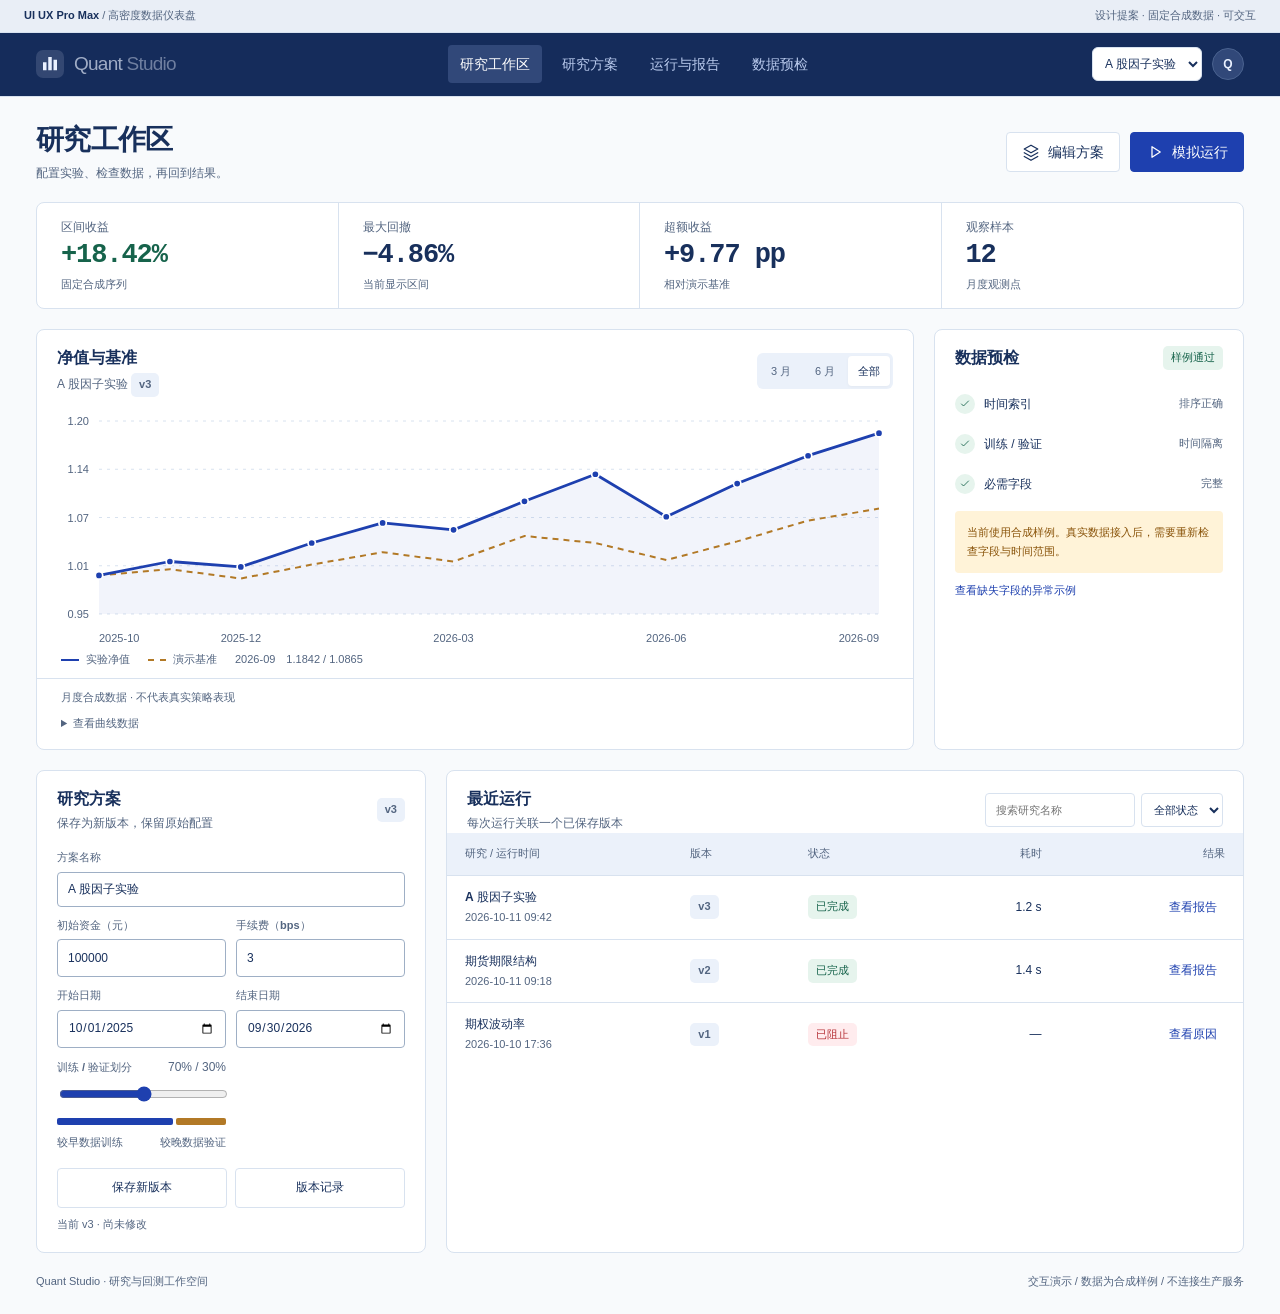
<file: docs/design-proposals/2026-10-ui-workbench/html/02-ui-ux-pro-max.html>
<!doctype html><html lang="zh-CN"><head><meta charset="utf-8"><meta name="viewport" content="width=device-width,initial-scale=1"><meta name="color-scheme" content="light"><title>Quant Studio — UI UX Pro Max</title><style>
*{box-sizing:border-box}html{scroll-behavior:smooth;scroll-padding:24px}body{margin:0;background:var(--bg);color:var(--text);font-family:var(--sans);font-size:14px;line-height:1.6}button,input,select{font:inherit}button,a,input,select{touch-action:manipulation}button,a{ -webkit-tap-highlight-color:transparent}button{cursor:pointer}button:disabled{cursor:wait;opacity:.5}a{color:inherit;text-decoration:none}button{color:inherit}button:focus-visible,a:focus-visible,input:focus-visible,select:focus-visible,summary:focus-visible{outline:3px solid var(--accent);outline-offset:3px}::selection{background:var(--accent);color:var(--on)}*{scrollbar-color:var(--muted) var(--bg);scrollbar-width:thin}input{caret-color:var(--accent)}[hidden]{display:none!important}h1,h2,h3,p{margin:0}h1{font-size:28px;line-height:1.35;letter-spacing:-.025em;text-wrap:balance;font-weight:650}h2{font-size:16px;line-height:1.5;font-weight:650}h3{font-size:14px}small,.muted{color:var(--muted)}small{font-size:12px}.num{font-variant-numeric:tabular-nums}.skip{position:fixed;left:20px;top:-60px;background:var(--surface);padding:10px;z-index:200}.skip:focus{top:10px}.brand{display:flex;align-items:center;gap:10px;font-size:19px;font-weight:650;letter-spacing:-.04em;white-space:nowrap}.brand svg{width:28px;height:28px;flex:none}.brand span:last-child{font-weight:400;opacity:.65}.row{display:flex;align-items:center;gap:10px;flex-wrap:wrap}.between{justify-content:space-between}.btn{display:inline-flex;align-items:center;justify-content:center;gap:8px;min-height:40px;border:1px solid var(--line);background:var(--surface);border-radius:var(--r-sm);padding:8px 15px;font-weight:550;white-space:nowrap;transition:background .18s,color .18s}.btn:hover{background:var(--soft)}.btn:active{transform:translateY(1px)}.primary{background:var(--accent);color:var(--on);border-color:var(--accent)}.primary:hover{background:var(--accent-hover);color:var(--on)}.text-btn{padding:8px 0;border:0;background:none;color:var(--accent);font-weight:550;min-height:36px}.text-btn:hover{text-decoration:underline;text-underline-offset:4px}.icon{width:18px;height:18px;flex:none}.badge{display:inline-flex;align-items:center;gap:5px;background:var(--soft);color:var(--muted);border-radius:5px;padding:3px 8px;font-size:11px;white-space:nowrap;font-weight:550}.badge.ok{background:var(--good-bg);color:var(--good)}.badge.warn{background:var(--warn-bg);color:var(--warn)}.badge.bad{background:var(--bad-bg);color:var(--bad)}.demo-strip{display:flex;justify-content:space-between;gap:12px;align-items:center;padding:7px 24px;background:var(--soft);border-bottom:1px solid var(--line);font-size:11px;color:var(--muted)}.demo-strip b{color:var(--text);font-weight:550}.app{min-height:100dvh}.topbar{min-height:66px;display:flex;align-items:center;justify-content:space-between;gap:20px;border-bottom:1px solid var(--line);padding:12px 28px;background:var(--surface)}.nav-links{display:flex;gap:8px;align-items:center}.nav-links a{padding:8px 12px;border-radius:var(--r-sm);color:var(--muted)}.nav-links a:hover,.nav-links a.active{background:var(--soft);color:var(--text)}.avatar{display:flex;align-items:center;justify-content:center;background:var(--soft);border:1px solid var(--line);width:32px;height:32px;border-radius:50%;font-size:12px;font-weight:650}.sidebar{padding:26px 18px;display:flex;flex-direction:column;gap:28px;min-width:0}.side-links{display:grid;gap:6px}.side-links a{display:flex;align-items:center;gap:12px;padding:10px 14px;border-radius:var(--r-sm);color:var(--side-muted,var(--muted))}.side-links a.active,.side-links a:hover{background:var(--side-selected,var(--soft));color:var(--side-text,var(--text))}.side-label{padding:0 14px;font-size:11px;color:var(--side-muted,var(--muted));margin-bottom:9px}.side-foot{margin-top:auto;padding:16px 12px;font-size:12px;line-height:1.9;border-top:1px solid var(--side-line,var(--line));color:var(--side-muted,var(--muted))}.side-foot strong{font-weight:500;color:var(--side-text,var(--text))}.project-buttons{display:grid;gap:4px}.project-pick{border:0;background:transparent;color:inherit;text-align:left;min-height:40px;padding:10px 14px;display:flex;align-items:center;gap:9px;border-radius:var(--r-sm);font-size:12px}.project-pick.active,.project-pick:hover{background:var(--side-selected,var(--soft));color:var(--side-text,var(--text))}.project-pick .project-dot{height:5px;width:5px;background:currentColor;border-radius:50%;opacity:.75;flex:none}.page-head{display:flex;justify-content:space-between;gap:22px;align-items:center;margin-bottom:24px}.page-head p{color:var(--muted);margin-top:6px;font-size:12px}.page-head .actions{display:flex;gap:10px;flex-wrap:wrap}.page-head .version{vertical-align:middle;margin-left:8px}.panel{background:var(--surface);border:1px solid var(--line);border-radius:var(--r);min-width:0;overflow:hidden}.panel-head{display:flex;align-items:center;justify-content:space-between;gap:12px;flex-wrap:wrap;padding:20px 24px 0}.panel-head p{font-size:12px;color:var(--muted);margin-top:3px}.panel-content{padding:20px 24px}.metric-grid{display:grid;grid-template-columns:repeat(4,minmax(0,1fr));gap:24px}.metric{min-width:0}.metric-label{font-size:12px;color:var(--muted)}.metric-value{font-size:27px;line-height:1.4;letter-spacing:-.035em;font-weight:550;font-variant-numeric:tabular-nums}.metric-note{color:var(--muted);font-size:11px;margin-top:1px}.positive{color:var(--good)}.negative{color:var(--bad)}.periods{display:flex;gap:2px;padding:3px;border-radius:6px;background:var(--soft)}.periods button{border:0;background:transparent;color:var(--muted);font-size:11px;min-height:30px;padding:5px 9px;border-radius:4px;min-width:42px}.periods button.active{background:var(--surface);color:var(--text);box-shadow:0 1px 3px #0000000a}.chart-wrap{padding:2px 20px 0;position:relative;min-width:0}.chart-svg{width:100%;height:245px;display:block;overflow:visible;touch-action:pan-y}.chart-legend{display:flex;gap:18px;align-items:center;flex-wrap:wrap;font-size:11px;color:var(--muted);padding:0 24px 10px}.legend-line{display:inline-block;vertical-align:middle;width:18px;border-top:2px solid var(--accent);margin-right:7px}.legend-line.benchmark{border-top:2px dashed var(--bench)}.chart-note{display:flex;align-items:center;justify-content:space-between;gap:8px;flex-wrap:wrap;padding:10px 24px;border-top:1px solid var(--line);font-size:11px;color:var(--muted)}.chart-note summary{cursor:pointer;min-height:24px;display:list-item}.chart-note details{width:100%}.chart-note details[open]{padding-bottom:12px}.table-scroll{max-width:100%;overflow:auto}table{width:100%;border-collapse:collapse;font-size:12px;text-align:left}th{font-size:11px;font-weight:500;color:var(--muted);background:var(--tablehead,var(--soft));white-space:nowrap}th,td{padding:12px 18px;border-bottom:1px solid var(--line)}tbody tr:last-child td{border-bottom:0}td.numeric,th.numeric{text-align:right;font-variant-numeric:tabular-nums}tbody tr:hover{background:var(--soft)}.job-name{font-weight:550;font-size:12px;white-space:nowrap}.job-date{display:block;color:var(--muted);font-size:11px;margin-top:2px}.table-action{background:none;border:0;color:var(--accent);padding:8px;min-height:32px;white-space:nowrap}.table-action:hover{text-decoration:underline}.jobs-head{padding-bottom:18px}.filters{display:flex;gap:6px;align-items:center}.filter-input{border:1px solid var(--line);border-radius:var(--r-sm);height:34px;background:var(--surface);padding:0 10px;width:150px;color:var(--text);font-size:11px}.filter-status{border:1px solid var(--line);border-radius:var(--r-sm);height:34px;background:var(--surface);padding:0 8px;color:var(--text);font-size:11px}.empty{padding:40px 16px;text-align:center;color:var(--muted)}.form-grid{display:grid;grid-template-columns:1fr 1fr;gap:13px}.field{display:flex;flex-direction:column;gap:5px;min-width:0}.field.full{grid-column:1/-1}.field label,.field-label{font-size:11px;font-weight:550;color:var(--muted)}.field input,.field select{width:100%;min-width:0;height:38px;border:1px solid var(--inputline,var(--line));border-radius:var(--r-sm);background:var(--fieldbg,var(--surface));color:var(--text);padding:7px 10px;font-size:12px}.field input:invalid:not(:placeholder-shown){border-color:var(--bad)}.field input::placeholder{color:var(--muted)}.field input[type=range]{height:20px;border:0;accent-color:var(--accent);padding:0}.split-visual{display:flex;height:7px;gap:3px;margin:7px 0 4px}.split-visual i{display:block;border-radius:2px;background:var(--accent);width:70%;transition:width .2s}.split-visual i:last-child{background:var(--bench);width:30%}.split-labels{display:flex;justify-content:space-between;gap:12px;font-size:11px;color:var(--muted)}.form-actions{display:flex;gap:8px;margin-top:16px}.form-actions .btn{flex:1;padding:8px 10px;font-size:12px}.save-state{font-size:11px;color:var(--muted);min-height:20px;margin-top:8px}.checks{list-style:none;padding:0;margin:16px 0 0;display:grid;gap:12px}.check{display:flex;justify-content:space-between;align-items:center;font-size:12px;gap:12px}.check-label{display:flex;align-items:center;gap:9px}.check-icon{display:grid;place-items:center;width:20px;height:20px;border-radius:50%;color:var(--good);background:var(--good-bg);flex:none}.check-icon svg{width:12px;height:12px}.check-right{font-size:11px;color:var(--muted);white-space:nowrap}.notice{background:var(--warn-bg);color:var(--warn);font-size:11px;line-height:1.7;border-radius:var(--r-sm);padding:12px;margin-top:17px}.error-text{color:var(--bad);font-size:11px;grid-column:1/-1}.preflight .text-btn{font-size:11px}.run-track{display:flex;gap:8px;align-items:center;margin-top:10px;color:var(--muted);font-size:11px}.run-track progress{height:4px;width:90px;accent-color:var(--accent)}.footer{display:flex;justify-content:space-between;gap:12px;flex-wrap:wrap;color:var(--muted);font-size:11px;margin-top:20px}.dialog{width:min(620px,calc(100vw - 32px));max-height:calc(100dvh - 48px);padding:0;border:1px solid var(--line);border-radius:var(--r);background:var(--surface);color:var(--text);box-shadow:0 20px 80px #0003}.dialog::backdrop{background:#17263280}.dialog-head{padding:20px 24px;display:flex;gap:20px;align-items:center;justify-content:space-between;border-bottom:1px solid var(--line)}.dialog-body{padding:24px}.dialog-body p{margin-bottom:14px}.dialog-body .metric-grid{grid-template-columns:1fr 1fr}.dialog-body pre{white-space:pre-wrap;overflow-wrap:anywhere;background:var(--soft);border-radius:6px;padding:16px;font-size:12px}.toast{position:fixed;bottom:22px;left:50%;transform:translateX(-50%);max-width:calc(100vw - 32px);width:max-content;background:var(--text);color:var(--surface);border-radius:8px;padding:12px 20px;z-index:100;font-size:12px;box-shadow:0 6px 25px #0002}.mobile-project{display:none}.seg-project{border:1px solid var(--line);background:var(--surface);border-radius:6px;max-width:100%;padding:8px;color:var(--text);font-size:12px}.subhead{display:flex;gap:10px;align-items:center;flex-wrap:wrap}.section-link{scroll-margin-top:24px}.status-dot{width:6px;height:6px;border-radius:50%;background:var(--good);display:inline-block;margin-right:5px}

/* A: an operational workspace, clear division between experiment and result. */
body.impeccable{--sans:'Segoe UI','Microsoft YaHei',sans-serif;--bg:#F5F8F5;--surface:#fff;--text:#263A31;--muted:#5C6E64;--line:#DAE3DD;--inputline:#A4B4AA;--soft:#EAF1ED;--accent:#276750;--accent-hover:#1A523C;--on:#fff;--bench:#799E92;--good:#226044;--good-bg:#E7F2EB;--warn:#78571B;--warn-bg:#F8F0DD;--bad:#A04040;--bad-bg:#FBEAEA;--r:12px;--r-sm:6px;--side-text:#F6FBF7;--side-muted:#BED1C6;--side-selected:#2D5548;--side-line:#3F6155}
.impeccable .app{display:grid;grid-template-columns:210px minmax(0,1fr)}.impeccable .sidebar{background:#173F35;color:#F5FCF7;position:sticky;top:0;height:100dvh}.impeccable .sidebar .brand{padding:0 12px}.impeccable .topbar{min-height:56px;background:transparent;padding:10px 30px}.impeccable .main{padding:26px 30px;max-width:1580px;margin:auto}.impeccable .workspace{display:grid;grid-template-columns:minmax(0,1fr) 294px;gap:20px}.impeccable .left-stack,.impeccable .right-stack{display:grid;gap:20px;align-content:start}.impeccable .metric-grid{padding:19px 24px 10px;gap:16px}.impeccable .metric-value{font-size:26px}.impeccable .chart-svg{height:239px}.impeccable .config .panel-content{padding-top:16px}.impeccable .preflight .panel-content{padding-top:0}.impeccable .demo-strip{background:#EDF3EF}.impeccable .chart-note{background:#FAFCFA}

/* B: verified Data-Dense Dashboard profile, scope-local controls. */
body.pro{--sans:'Fira Sans','Segoe UI','Microsoft YaHei',sans-serif;--bg:#F8FAFC;--surface:#fff;--text:#18305C;--muted:#536580;--line:#D8E2EF;--inputline:#9EAFC5;--soft:#EBF1FA;--accent:#1E40AF;--accent-hover:#1A3590;--on:#fff;--bench:#B27926;--good:#16634B;--good-bg:#E6F4ED;--warn:#895309;--warn-bg:#FFF3D8;--bad:#B53136;--bad-bg:#FFECEE;--r:8px;--r-sm:4px}
.pro .topbar{background:#152C5B;color:#EAF1FF;min-height:64px;padding:10px 36px}.pro .topbar .nav-links a{color:#BACBEE;border-radius:4px}.pro .topbar .nav-links a.active,.pro .topbar .nav-links a:hover{background:#314879;color:#fff}.pro .topbar .avatar{background:#314879;border-color:#4A628F}.pro .main{padding:24px 36px;max-width:1520px;margin:auto}.pro .page-head{margin-bottom:18px}.pro .metric-grid{gap:0;border:1px solid var(--line);background:white;border-radius:8px;margin-bottom:20px;overflow:hidden}.pro .metric{padding:15px 24px;border-right:1px solid var(--line)}.pro .metric:last-child{border:0}.pro .metric-value{font-family:'Fira Code',Consolas,'Microsoft YaHei',monospace;font-size:27px;letter-spacing:-.04em}.pro .workspace{display:grid;grid-template-columns:minmax(0,1fr) 310px;gap:20px}.pro .chart-svg{height:252px}.pro .bottom-grid{display:grid;grid-template-columns:390px minmax(0,1fr);gap:20px;margin-top:20px}.pro .panel-head{padding:16px 20px 0}.pro .panel-content{padding:16px 20px}.pro .preflight .checks{gap:20px;margin-top:8px}.pro .config .form-grid{gap:10px}.pro .demo-strip{background:#E9EEF6}.pro .config .field.full.range-field{grid-column:auto}.pro .config .field.full.name-field{grid-column:1/-1}.pro .config .field.full.name-field input{height:35px}.pro .config .save-state{margin-bottom:0}

/* C: Taste's explicit minimalist-ui rules, warm document hierarchy. */
body.taste{--sans:'SF Pro Display','Segoe UI','Microsoft YaHei',sans-serif;--bg:#FBFBFA;--surface:#fff;--text:#2F3437;--muted:#706F6B;--line:#EAEAEA;--inputline:#AEADA9;--soft:#F1F0EC;--accent:#353B36;--accent-hover:#51564E;--on:#fff;--bench:#8A9DAB;--good:#346538;--good-bg:#EDF3EC;--warn:#856011;--warn-bg:#FBF3DB;--bad:#9F2F2D;--bad-bg:#FDEBEC;--r:8px;--r-sm:4px}
.taste .app{display:grid;grid-template-columns:185px minmax(0,1fr)}.taste .sidebar{background:#F7F6F3;border-right:1px solid var(--line);padding:30px 14px;position:sticky;top:0;height:100dvh}.taste .sidebar .brand{font-size:18px;padding-left:12px}.taste .sidebar .side-links a{padding:8px 12px;font-size:12px}.taste .topbar{background:transparent;border:0;font-size:12px;min-height:65px;padding:20px 42px;color:var(--muted)}.taste .main{padding:24px 42px 36px;max-width:1350px;margin:auto}.taste .page-head{margin:5px 0 34px;align-items:end}.taste h1{font-family:Georgia,'SimSun',serif;font-size:44px;font-weight:500;letter-spacing:-.025em}.taste .page-head p{margin-top:12px;max-width:48ch;line-height:1.9}.taste .page-head .actions .btn{font-size:12px}.taste .workspace{display:grid;grid-template-columns:minmax(300px,.82fr) minmax(0,1.18fr);gap:36px;align-items:start}.taste .panel-head{padding:24px 26px 0}.taste .panel-content{padding:20px 26px}.taste .config{background:#fff}.taste .config h2{font-size:19px;font-family:Georgia,'SimSun',serif}.taste .metric-grid{padding:24px 0 26px;gap:18px;border-top:1px solid var(--line);margin-top:28px}.taste .metric-value{font-family:Georgia,'SimSun',serif;font-size:28px}.taste .chart{border:0;background:transparent}.taste .chart .panel-head{padding:0}.taste .chart-wrap{padding:14px 0 0}.taste .chart-svg{height:247px}.taste .chart-legend{padding:0 0 16px}.taste .chart-note{padding:12px 0}.taste .right-stack{display:grid;gap:26px}.taste .preflight{background:#F7F6F3}.taste .preflight .panel-content{padding-top:0}.taste .jobs{margin-top:36px}.taste .jobs .panel-head{padding-bottom:18px}.taste th{background:#F9F9F8}.taste .demo-strip{background:#F3F2EE}.taste .badge{border-radius:999px;letter-spacing:.03em}.taste .periods button.active{box-shadow:none}.taste .hero-divider{height:1px;background:var(--line);margin-bottom:30px}

/* D: a chart-led analytical canvas with a quiet inspector. */
body.anthropic{color-scheme:dark;--sans:'Bahnschrift','Segoe UI','Microsoft YaHei',sans-serif;--bg:#171E2A;--surface:#202A3A;--text:#EAF0F7;--muted:#ACB8CA;--line:#344154;--inputline:#65758B;--soft:#2B3649;--fieldbg:#1A2332;--accent:#BAAFE6;--accent-hover:#D0C5F3;--on:#222034;--bench:#B4A88E;--good:#9ACAB6;--good-bg:#2A443E;--warn:#E6C889;--warn-bg:#403B2E;--bad:#EEACB0;--bad-bg:#472F3B;--r:10px;--r-sm:5px}
.anthropic .topbar{background:#171E2A;border-bottom:1px solid #344154;min-height:76px;padding:14px 36px}.anthropic .topbar .brand{font-size:23px}.anthropic .topbar .nav-links a{font-size:13px;padding:9px 16px}.anthropic .topbar .nav-links a.active{background:transparent;color:#EAF0F7;border-bottom:2px solid #BAAFE6;border-radius:0}.anthropic .main{padding:26px 36px;max-width:1650px;margin:auto}.anthropic .page-head{margin-bottom:28px}.anthropic h1{font-size:31px;font-weight:500;letter-spacing:-.03em}.anthropic .workspace{display:grid;grid-template-columns:minmax(0,1fr) 320px;gap:28px}.anthropic .left-stack{display:grid;gap:24px;align-content:start}.anthropic .right-stack{display:grid;gap:20px;align-content:start}.anthropic .chart{background:transparent;border:0;border-radius:0}.anthropic .chart .panel-head{padding:0 0 12px}.anthropic .chart-wrap{padding:6px 0 0}.anthropic .chart-svg{height:330px}.anthropic .chart-legend{padding-left:0}.anthropic .chart-note{padding-left:0;padding-right:0}.anthropic .metric-grid{border-top:1px solid var(--line);border-bottom:1px solid var(--line);padding:20px 0;margin:0 0 24px}.anthropic .metric-value{font-size:30px;font-weight:400}.anthropic .periods{background:#232D3D}.anthropic .periods button.active{background:#43516A;color:#fff;box-shadow:none}.anthropic .config .panel-head{padding:20px 22px 0}.anthropic .config .panel-content{padding:18px 22px}.anthropic .preflight{background:transparent}.anthropic .preflight .panel-content{padding-top:0}.anthropic .demo-strip{background:#121925;color:#AAB7CB;border-color:#344154}.anthropic .legend-line{border-color:#93BAE7}.anthropic .legend-line.benchmark{border-color:#B4A88E}.anthropic .jobs{background:transparent}.anthropic .table-action{color:#C9BEF1}

@media(min-width:1700px){.chart-svg{height:280px}.impeccable .main{padding-top:36px}.taste .main{padding-top:40px}}
@media(max-width:1190px){.impeccable .app{grid-template-columns:178px minmax(0,1fr)}.impeccable .sidebar{padding:24px 12px}.impeccable .sidebar .brand{font-size:16px}.impeccable .main{padding:24px 22px}.impeccable .workspace{grid-template-columns:minmax(0,1fr) 265px;gap:16px}.metric-value,.impeccable .metric-value{font-size:22px}.metric-grid{gap:12px}.impeccable .metric-grid{gap:8px;padding-left:18px;padding-right:18px}.impeccable .panel-head,.impeccable .panel-content{padding-left:18px;padding-right:18px}.taste .app{grid-template-columns:155px minmax(0,1fr)}.taste .sidebar{padding:25px 8px}.taste .sidebar .brand{font-size:15px}.taste .main{padding:20px 28px}.taste .workspace{gap:24px;grid-template-columns:310px minmax(0,1fr)}.taste h1{font-size:36px}.taste .page-head{align-items:start}.taste .page-head .actions{max-width:130px}.pro .main,.anthropic .main{padding:24px}.pro .bottom-grid{grid-template-columns:350px minmax(0,1fr)}.anthropic .workspace{grid-template-columns:minmax(0,1fr) 290px;gap:20px}.filters{flex-wrap:wrap}.filter-input{width:130px}}
@media(max-width:980px){.impeccable .app,.taste .app{display:block}.sidebar{display:none!important}.mobile-project{display:block}.impeccable .workspace{grid-template-columns:minmax(0,1fr) 285px}.taste .main{max-width:950px}.taste .workspace{grid-template-columns:330px minmax(0,1fr)}.pro .workspace{grid-template-columns:minmax(0,1fr) 280px}.pro .bottom-grid{grid-template-columns:320px minmax(0,1fr)}.nav-links{gap:2px}.topbar .nav-links a{padding:8px}.pro .topbar,.anthropic .topbar{padding:12px 24px}.demo-strip{padding:7px 20px}.anthropic .metric-grid{gap:10px}.anthropic .metric-value{font-size:25px}}
@media(max-width:740px){.topbar{padding:14px 18px!important;min-height:60px!important;flex-wrap:wrap;gap:10px}.topbar .nav-links{order:3;width:100%;justify-content:space-between}.topbar .nav-links a{font-size:12px!important;padding:8px 10px!important;min-height:40px}.topbar .bread{display:none}.demo-strip{padding:8px 16px;font-size:11px}.demo-strip .extra{display:none}.main{padding:22px 16px!important}.page-head{display:block!important;margin-bottom:24px!important}.page-head h1{font-size:26px!important}.taste .page-head h1{font-size:34px!important}.page-head .actions{max-width:none!important;margin-top:16px;width:100%}.page-head .actions .btn{flex:1;min-height:44px}.workspace,.bottom-grid{display:flex!important;flex-direction:column!important;gap:22px!important}.left-stack,.right-stack{width:100%;display:contents!important}.workspace>.panel,.bottom-grid>.panel,.workspace>.chart{width:100%}.impeccable .chart,.anthropic .chart{order:1}.impeccable .config,.anthropic .config{order:2}.impeccable .preflight,.anthropic .preflight{order:3}.impeccable .jobs,.anthropic .jobs{order:4}.taste .workspace>.config{order:1}.taste .chart{order:2}.taste .preflight{order:3}.metric-grid,.impeccable .metric-grid,.anthropic .metric-grid{grid-template-columns:repeat(2,minmax(0,1fr));gap:18px 22px}.pro .metric-grid{grid-template-columns:repeat(2,minmax(0,1fr));gap:0}.pro .metric{padding:15px 18px;border-bottom:1px solid var(--line)}.pro .metric:nth-child(2){border-right:0}.pro .metric:nth-child(3){border-bottom:0}.metric-value,.impeccable .metric-value,.anthropic .metric-value{font-size:28px}.chart-svg,.impeccable .chart-svg,.taste .chart-svg,.pro .chart-svg,.anthropic .chart-svg{height:225px}.panel-head,.panel-content{padding-left:18px!important;padding-right:18px!important}.chart-wrap{padding-left:10px;padding-right:10px}.chart-legend,.chart-note{padding-left:18px;padding-right:18px}.chart-note{font-size:11px}.chart .panel-head{align-items:start}.periods button{min-height:36px;min-width:36px;font-size:11px;padding:5px 8px}.jobs-head{display:block}.filters{margin-top:14px;width:100%}.filter-input{flex:1;min-width:100px;height:42px;font-size:14px}.filter-status{height:42px;font-size:14px}.jobs table .hide-mobile{display:none}.jobs td,.jobs th{padding:10px 12px}.job-name{white-space:normal;min-width:82px}.table-action{min-height:42px}.field input,.field select{font-size:16px;height:44px}.field label,.field-label{font-size:12px}.form-grid{gap:16px}.form-actions .btn{min-height:46px;font-size:14px}.notice{font-size:12px}.check{font-size:13px}.check-right{font-size:11px}.checks{gap:16px}.preflight .text-btn{font-size:12px;min-height:44px}.btn{min-height:44px}.footer{font-size:11px}.taste .hero-divider{margin-bottom:25px}.taste .metric-grid{margin-top:24px}.taste .jobs{margin-top:26px}.toast{font-size:13px}.pro .config .field.full.range-field{grid-column:1/-1}.pro .bottom-grid{margin-top:22px}.chart .metric-note{font-size:11px}.seg-project{min-height:42px}.mobile-project{max-width:155px}.avatar{display:none}}
@media(prefers-reduced-motion:reduce){html{scroll-behavior:auto}*,*:before,*:after{animation:none!important;transition:none!important}}
</style></head><body class="pro" data-demo="pro"><a class="skip" href="#main">跳到研究工作区</a><div class="demo-strip"><span><b>UI UX Pro Max</b> / 高密度数据仪表盘</span><span class="extra">设计提案 · 固定合成数据 · 可交互</span></div><header class="topbar"><div class="brand"><svg viewBox="0 0 32 32" aria-hidden="true"><rect width="32" height="32" rx="8" fill="currentColor" opacity=".14"/><path d="M8 23V14h4v9zm6 0V8h4v15zm6 0V11h4v12z" fill="currentColor"/></svg><span>Quant<span> Studio</span></span></div><nav class="nav-links" aria-label="工作区导航"><a class="active" href="#main">研究工作区</a><a href="#config">研究方案</a><a href="#jobs">运行与报告</a><a href="#preflight">数据预检</a></nav><div class="row"><select class="seg-project project-select" aria-label="切换研究方案"><option value="0">A 股因子实验</option><option value="1">期货期限结构</option><option value="2">期权波动率</option></select><span class="avatar" aria-label="个人研究空间">Q</span></div></header><main class="main" id="main"><div class="page-head"><div><h1>研究工作区</h1><p>配置实验、检查数据，再回到结果。</p></div><div class="actions"><button class="btn" data-action="edit"><svg class="icon" viewBox="0 0 24 24" fill="none" stroke="currentColor" stroke-width="1.7" stroke-linecap="round" stroke-linejoin="round" aria-hidden="true"><path d="m3 8 9-5 9 5-9 5-9-5Zm0 5 9 5 9-5M3 18l9 5 9-5"/></svg>编辑方案</button><button class="btn primary run-btn" data-action="run"><svg class="icon" viewBox="0 0 24 24" fill="none" stroke="currentColor" stroke-width="1.7" stroke-linecap="round" stroke-linejoin="round" aria-hidden="true"><path d="m8 5 11 7-11 7V5Z"/></svg><span>模拟运行</span></button></div></div><div class="metric-grid" aria-label="合成数据指标"><div class="metric"><div class="metric-label">区间收益</div><div class="metric-value positive num" data-metric="return">+18.42%</div><div class="metric-note">固定合成序列</div></div><div class="metric"><div class="metric-label">最大回撤</div><div class="metric-value num" data-metric="drawdown">−4.86%</div><div class="metric-note">当前显示区间</div></div><div class="metric"><div class="metric-label">超额收益</div><div class="metric-value num" data-metric="excess">+9.77<span> pp</span></div><div class="metric-note">相对演示基准</div></div><div class="metric"><div class="metric-label">观察样本</div><div class="metric-value num" data-metric="samples">12</div><div class="metric-note">月度观测点</div></div></div><div class="workspace"><section class="panel chart section-link" id="chart" aria-labelledby="chart-title"><div class="panel-head"><div><h2 id="chart-title">净值与基准</h2><p><span class="selected-name">A 股因子实验</span> <span class="badge version-label">v3</span></p></div><div class="periods" aria-label="图表区间"><button data-period="3" aria-pressed="false">3 月</button><button data-period="6" aria-pressed="false">6 月</button><button class="active" data-period="12" aria-pressed="true">全部</button></div></div><div class="chart-wrap"><svg class="chart-svg" viewBox="0 0 800 260" role="img" aria-labelledby="curve-title curve-desc"><title id="curve-title">合成数据净值比较</title><desc id="curve-desc">实线为实验，虚线为基准。下方可展开对应数据表。</desc><g id="chart-art"></g></svg></div><div class="chart-legend"><span><i class="legend-line"></i>实验净值</span><span><i class="legend-line benchmark"></i>演示基准</span><span id="chart-readout">2026-09　1.1842 / 1.0865</span></div><div class="chart-note"><span>月度合成数据 · 不代表真实策略表现</span><details><summary>查看曲线数据</summary><div class="table-scroll"><table><thead><tr><th>月份</th><th class="numeric">实验净值</th><th class="numeric">演示基准</th></tr></thead><tbody id="curve-table"></tbody></table></div></details></div></section><section class="panel preflight section-link" id="preflight" aria-labelledby="preflight-title"><div class="panel-head"><h2 id="preflight-title">数据预检</h2><span class="badge ok" id="check-status">样例通过</span></div><div class="panel-content"><ul class="checks"><li class="check"><span class="check-label"><span class="check-icon"><svg class="icon" viewBox="0 0 24 24" fill="none" stroke="currentColor" stroke-width="1.7" stroke-linecap="round" stroke-linejoin="round" aria-hidden="true"><path d="m5 12 4 4 10-10"/></svg></span>时间索引</span><span class="check-right">排序正确</span></li><li class="check"><span class="check-label"><span class="check-icon"><svg class="icon" viewBox="0 0 24 24" fill="none" stroke="currentColor" stroke-width="1.7" stroke-linecap="round" stroke-linejoin="round" aria-hidden="true"><path d="m5 12 4 4 10-10"/></svg></span>训练 / 验证</span><span class="check-right">时间隔离</span></li><li class="check"><span class="check-label"><span class="check-icon"><svg class="icon" viewBox="0 0 24 24" fill="none" stroke="currentColor" stroke-width="1.7" stroke-linecap="round" stroke-linejoin="round" aria-hidden="true"><path d="m5 12 4 4 10-10"/></svg></span>必需字段</span><span class="check-right">完整</span></li></ul><div class="notice" id="check-notice">当前使用合成样例。真实数据接入后，需要重新检查字段与时间范围。</div><button class="text-btn" id="check-scenario">查看缺失字段的异常示例</button></div></section></div><div class="bottom-grid"><section class="panel config section-link" id="config" aria-labelledby="config-title"><div class="panel-head"><div><h2 id="config-title">研究方案</h2><p>保存为新版本，保留原始配置</p></div><span class="badge version-label">v3</span></div><div class="panel-content"><form id="config-form"><div class="form-grid"><div class="field full name-field"><label for="name">方案名称</label><input id="name" name="name" value="A 股因子实验" maxlength="40" required></div><div class="field"><label for="capital">初始资金（元）</label><input id="capital" name="capital" type="number" min="1000" max="1000000000" step="100" value="100000" required></div><div class="field"><label for="fee">手续费（bps）</label><input id="fee" name="fee" type="number" min="0" max="100" step="0.1" value="3" required></div><div class="field"><label for="start">开始日期</label><input id="start" name="start" type="date" value="2025-10-01" required></div><div class="field"><label for="end">结束日期</label><input id="end" name="end" type="date" value="2026-09-30" required></div><div class="field full range-field"><div class="row between"><label for="split">训练 / 验证划分</label><small id="split-value">70% / 30%</small></div><input id="split" name="split" type="range" min="50" max="90" step="5" value="70"><div class="split-visual" aria-hidden="true"><i id="train-bar"></i><i id="valid-bar"></i></div><div class="split-labels"><span>较早数据训练</span><span>较晚数据验证</span></div></div><p id="form-error" class="error-text" role="alert" hidden></p></div><div class="form-actions"><button type="submit" class="btn">保存新版本</button><button type="button" class="btn" data-action="versions">版本记录</button></div><p class="save-state" id="save-state">当前 v3 · 尚未修改</p></form><div class="run-track" id="run-track" hidden><progress id="run-progress" max="100" value="0"></progress><span id="run-stage">准备运行</span></div></div></section><section class="panel jobs section-link" id="jobs" aria-labelledby="jobs-title"><div class="panel-head jobs-head"><div><h2 id="jobs-title">最近运行</h2><p>每次运行关联一个已保存版本</p></div><div class="filters"><input class="filter-input" id="job-search" aria-label="搜索运行任务" placeholder="搜索研究名称"><select class="filter-status" id="job-filter" aria-label="筛选任务状态"><option value="all">全部状态</option><option value="done">已完成</option><option value="blocked">已阻止</option></select></div></div><div class="table-scroll"><table><thead><tr><th>研究 / 运行时间</th><th class="hide-mobile">版本</th><th>状态</th><th class="numeric hide-mobile">耗时</th><th class="numeric">结果</th></tr></thead><tbody id="job-table"></tbody></table></div><div class="empty" id="jobs-empty" hidden>没有匹配的运行记录。试试其他名称或状态。</div></section></div><footer class="footer"><span>Quant Studio · 研究与回测工作空间</span><span>交互演示 / 数据为合成样例 / 不连接生产服务</span></footer></main><dialog class="dialog" id="detail-dialog" aria-labelledby="dialog-title"><div class="dialog-head"><h2 id="dialog-title">运行报告</h2><button class="btn" id="close-dialog">关闭</button></div><div class="dialog-body" id="dialog-body"></div></dialog><div class="toast" id="toast" role="status" aria-live="polite" hidden></div><script>
(()=>{'use strict';
const $=s=>document.querySelector(s), $$=s=>Array.from(document.querySelectorAll(s));
const esc=s=>String(s).replace(/[&<>"']/g,c=>({'&':'&amp;','<':'&lt;','>':'&gt;','"':'&quot;',"'":'&#39;'}[c]));
const base={capital:'100000',fee:'3',start:'2025-10-01',end:'2026-09-30',split:'70'};
const projects=[
 {name:'A 股因子实验',v:3,values:[1,1.018,1.011,1.042,1.068,1.059,1.096,1.131,1.076,1.119,1.155,1.1842],bench:[1,1.008,.996,1.014,1.03,1.018,1.051,1.042,1.02,1.044,1.071,1.0865]},
 {name:'期货期限结构',v:2,values:[1,.995,1.02,1.043,1.012,1.044,1.06,1.052,1.076,1.065,1.097,1.1218],bench:[1,1.005,1.011,1.024,1.009,1.025,1.032,1.039,1.045,1.031,1.048,1.064]},
 {name:'期权波动率',v:1,values:[1,1.007,.982,1.01,1.025,1.015,1.043,1.035,1.059,1.047,1.061,1.0742],bench:[1,1.002,1.004,1.006,1.008,1.01,1.012,1.014,1.016,1.018,1.02,1.022]}
];
const months=['2025-10','2025-11','2025-12','2026-01','2026-02','2026-03','2026-04','2026-05','2026-06','2026-07','2026-08','2026-09'];
projects.forEach(p=>{p.config={...base,name:p.name};p.history=[{v:p.v,config:{...p.config},time:'初始演示版本'}]});
let selected=0,period=12,dirty=false,broken=false,running=false,toastTimer;
let jobs=[{p:0,v:3,name:'A 股因子实验',config:{...base,name:'A 股因子实验'},status:'done',time:'2026-10-11 09:42',duration:'1.2 s'},{p:1,v:2,name:'期货期限结构',config:{...base,name:'期货期限结构'},status:'done',time:'2026-10-11 09:18',duration:'1.4 s'},{p:2,v:1,name:'期权波动率',status:'blocked',time:'2026-10-10 17:36',duration:'—'}];
const storageKey='quant-design-demo-'+document.body.dataset.demo+'-v1';
try{const saved=JSON.parse(localStorage.getItem(storageKey)||'null');if(saved?.projects?.length===3){saved.projects.forEach((s,i)=>{if(s.config&&Array.isArray(s.history)&&Number.isInteger(s.v)){projects[i].config=s.config;projects[i].history=s.history;projects[i].v=s.v;projects[i].name=s.config.name}})}}catch{}
function persist(){try{localStorage.setItem(storageKey,JSON.stringify({projects:projects.map(p=>({config:p.config,history:p.history,v:p.v}))}));return true}catch{return false}}
function toast(t){clearTimeout(toastTimer);$('#toast').textContent=t;$('#toast').hidden=false;toastTimer=setTimeout(()=>$('#toast').hidden=true,4000)}
function progressBar(){const n=+$('#split').value;$('#split-value').textContent=n+'% / '+(100-n)+'%';$('#train-bar').style.width=n+'%';$('#valid-bar').style.width=(100-n)+'%'}
function updateTitles(){$$('.selected-name').forEach(e=>e.textContent=projects[selected].name);$$('.version-label').forEach(e=>e.textContent='v'+projects[selected].v);$$('[data-project]').forEach(e=>{const i=+e.dataset.project;e.classList.toggle('active',i===selected);e.setAttribute('aria-pressed',i===selected);e.lastChild.textContent=projects[i].name});$$('.project-select').forEach(e=>{e.value=selected;[...e.options].forEach((o,i)=>o.textContent=projects[i].name)})}
function loadProject(i){if(running){toast('模拟运行中，请等待完成后切换。');$$('.project-select').forEach(e=>e.value=selected);return}if(dirty&&!confirm('未保存的参数将被丢弃，确定切换研究吗？')){$$('.project-select').forEach(e=>e.value=selected);return}selected=i;Object.entries(projects[i].config).forEach(([k,v])=>{$('#'+k).value=v});dirty=false;$('#save-state').textContent='当前 v'+projects[i].v+' · 尚未修改';$('#form-error').hidden=true;updateTitles();progressBar();drawChart()}
function percent(v){return(v>=0?'+':'−')+Math.abs(v).toFixed(2)+'%'}
function stats(){const p=projects[selected],values=p.values.slice(-period),bench=p.bench.slice(-period);let peak=values[0],dd=0;for(const v of values){peak=Math.max(peak,v);dd=Math.min(dd,v/peak-1)}return{values,bench,ret:(values.at(-1)/values[0]-1)*100,dd:dd*100,excess:((values.at(-1)/values[0]-1)-(bench.at(-1)/bench[0]-1))*100}}
function drawChart(){const s=stats();$('[data-metric="return"]').textContent=percent(s.ret);$('[data-metric="drawdown"]').textContent=percent(s.dd);$('[data-metric="excess"]').textContent=(s.excess>=0?'+':'−')+Math.abs(s.excess).toFixed(2)+' pp';$('[data-metric="samples"]').textContent=period;
 const css=getComputedStyle(document.body),accent=document.body.dataset.demo==='anthropic'?'#93BAE7':css.getPropertyValue('--accent').trim(),bench=css.getPropertyValue('--bench').trim(),muted=css.getPropertyValue('--muted').trim(),line=css.getPropertyValue('--line').trim();
 const vals=[...s.values,...s.bench],min=Math.floor((Math.min(...vals)-.015)*20)/20,max=Math.ceil((Math.max(...vals)+.015)*20)/20;const cw=Math.max(270,$('.chart-svg').clientWidth),ch=$('.chart-svg').clientHeight,plotLeft=42,plotRight=cw-14,plotBottom=ch-37,plotTop=22;$('.chart-svg').setAttribute('viewBox',`0 0 ${cw} ${ch}`);const x=i=>plotLeft+i*((plotRight-plotLeft)/(period-1)),y=v=>plotBottom-(v-min)/(max-min)*(plotBottom-plotTop);let svg='';
 for(let i=0;i<5;i++){let v=min+(max-min)*i/4,yy=y(v);svg+=`<line x1="${plotLeft}" x2="${plotRight}" y1="${yy}" y2="${yy}" stroke="${line}" stroke-dasharray="3 5"/><text x="32" y="${yy+4}" text-anchor="end" font-size="11" fill="${muted}">${v.toFixed(2)}</text>`}
 const path=values=>values.map((v,i)=>(i?'L':'M')+x(i).toFixed(1)+','+y(v).toFixed(1)).join(' ');const pth=path(s.values);
 svg+=`<path d="${pth} L${plotRight},${plotBottom} L${plotLeft},${plotBottom} Z" fill="${accent}" fill-opacity=".055"/><path d="${path(s.bench)}" fill="none" stroke="${bench}" stroke-width="2" stroke-dasharray="6 5"/><path d="${pth}" fill="none" stroke="${accent}" stroke-width="2.8" stroke-linejoin="round"/>`;
 const mm=months.slice(-period),ticks=new Set([0,Math.floor((period-1)/2),period-1]);if(cw>570){ticks.add(Math.floor((period-1)/4));ticks.add(Math.floor(3*(period-1)/4))}mm.forEach((m,i)=>{if(ticks.has(i))svg+=`<text x="${x(i)}" y="${ch-9}" text-anchor="${i===0?'start':i===period-1?'end':'middle'}" font-size="11" fill="${muted}">${m}</text>`;svg+=`<circle cx="${x(i)}" cy="${y(s.values[i])}" r="3.7" fill="${accent}" stroke="${css.getPropertyValue('--surface').trim()}" stroke-width="1.7"><title>${m}：实验 ${s.values[i].toFixed(4)}；基准 ${s.bench[i].toFixed(4)}</title></circle>`});$('#chart-art').innerHTML=svg;
 $('#curve-table').innerHTML=mm.map((m,i)=>`<tr><td>${m}</td><td class="numeric">${s.values[i].toFixed(4)}</td><td class="numeric">${s.bench[i].toFixed(4)}</td></tr>`).join('');$('#chart-readout').textContent=mm.at(-1)+'　'+s.values.at(-1).toFixed(4)+' / '+s.bench.at(-1).toFixed(4);$('#curve-desc').textContent=`当前 ${period} 个观测点，实验区间收益 ${percent(s.ret)}，最大回撤 ${percent(s.dd)}。下方可展开数据表。`;
}
function drawJobs(){const q=$('#job-search').value.trim().toLowerCase(),f=$('#job-filter').value;const rows=jobs.map((j,i)=>({...j,i})).filter(j=>(j.name||projects[j.p].name).toLowerCase().includes(q)&&(f==='all'||j.status===f));$('#job-table').innerHTML=rows.map(j=>`<tr><td><span class="job-name">${esc(j.name||projects[j.p].name)}</span><span class="job-date">${esc(j.time)}</span></td><td class="hide-mobile"><span class="badge">v${j.v}</span></td><td><span class="badge ${j.status==='done'?'ok':'bad'}">${j.status==='done'?'已完成':'已阻止'}</span></td><td class="numeric hide-mobile">${j.duration}</td><td class="numeric"><button class="table-action" data-report="${j.i}">${j.status==='done'?'查看报告':'查看原因'}</button></td></tr>`).join('');$('#jobs-empty').hidden=rows.length>0}
function showDialog(title,body){$('#dialog-title').textContent=title;$('#dialog-body').innerHTML=body;$('#detail-dialog').showModal()}
function showReport(i){const j=jobs[i],p=projects[j.p];if(j.status==='blocked'){showDialog('数据预检阻止了运行','<span class="badge bad">异常示例</span><p style="margin-top:16px">期权样例缺少隐含波动率字段 <code>iv</code>，未进入计算阶段。</p><p>补齐字段并重新预检后，才能运行这个示例。此处用于展示错误信息与恢复路径。</p>');return}const c=j.config||p.history.find(h=>h.v===j.v)?.config||p.config;showDialog('运行报告 · '+(j.name||p.name),`<div class="row between"><span class="badge ok">模拟运行完成</span><span class="badge">v${j.v}</span></div><p style="margin-top:18px">这是一份固定合成数据报告，用于比较界面。修改参数会保存新版本，但不会重新计算金融收益。</p><pre>${esc(JSON.stringify(c,null,2))}</pre><p class="muted">运行时间：${esc(j.time)}<br>序列：12 个月度合成观测点<br>最终净值：${p.values.at(-1).toFixed(4)}<br>初始版本和新版本相互独立。</p><button class="btn" id="download-report">下载配置 JSON</button>`);$('#download-report').onclick=()=>{const blob=new Blob([JSON.stringify({demo:true,project:j.name||p.name,version:j.v,config:c,values:p.values,benchmark:p.bench},null,2)],{type:'application/json'});const a=document.createElement('a');a.href=URL.createObjectURL(blob);a.download='quant-demo-v'+j.v+'.json';a.click();setTimeout(()=>URL.revokeObjectURL(a.href),2000)}}
$('#config-form').addEventListener('input',()=>{dirty=true;$('#save-state').textContent='有未保存修改 · 运行前请保存新版本';progressBar()});
$('#config-form').addEventListener('submit',e=>{e.preventDefault();const c=Object.fromEntries(new FormData(e.currentTarget));const error=$('#form-error');if(!c.name.trim()){error.textContent='请填写方案名称。';error.hidden=false;$('#name').focus();return}if(c.start>=c.end){error.textContent='结束日期必须晚于开始日期。';error.hidden=false;$('#end').focus();return}error.hidden=true;const p=projects[selected];p.v++;p.config={...c,name:c.name.trim()};p.name=p.config.name;p.history.unshift({v:p.v,config:{...p.config},time:new Date().toLocaleString('zh-CN')});dirty=false;const ok=persist();$('#save-state').textContent='已保存 v'+p.v+(ok?' · 当前浏览器本地保留':' · 当前页面会话保留');updateTitles();drawJobs();toast('已新增 v'+p.v+'，原版本保持不变。')});
async function run(){if(running)return;if(dirty){toast('请先保存新版本，再模拟运行。');$('#config').scrollIntoView({block:'center'});return}if(broken){toast('字段缺失：请先恢复预检样例。');$('#preflight').scrollIntoView({block:'center'});return}running=true;$$('.run-btn').forEach(b=>{b.disabled=true;b.querySelector('span').textContent='运行中…'});$('#config-form').querySelectorAll('input,button').forEach(e=>e.disabled=true);$('#run-track').hidden=false;const cfg={...projects[selected].config},pidx=selected,ver=projects[selected].v;
 for(const [value,label] of [[20,'检查样例数据'],[65,'生成演示结果'],[100,'模拟运行完成']]){$('#run-progress').value=value;$('#run-stage').textContent=label;await new Promise(r=>setTimeout(r,450))}
 jobs.unshift({p:pidx,v:ver,name:projects[pidx].name,config:cfg,status:'done',time:new Date().toLocaleString('zh-CN',{hour12:false}),duration:'1.4 s'});drawJobs();running=false;$$('.run-btn').forEach(b=>{b.disabled=false;b.querySelector('span').textContent='模拟运行'});$('#config-form').querySelectorAll('input,button').forEach(e=>e.disabled=false);toast('模拟运行完成，可在最近运行中打开报告。')}
document.addEventListener('click',e=>{const p=e.target.closest('[data-project]');if(p)loadProject(+p.dataset.project);const b=e.target.closest('[data-period]');if(b){period=+b.dataset.period;$$('[data-period]').forEach(x=>{x.classList.toggle('active',x===b);x.setAttribute('aria-pressed',x===b)});drawChart()}const a=e.target.closest('[data-action]');if(a){if(a.dataset.action==='edit'){$('#config').scrollIntoView({block:'center'});$('#name').focus({preventScroll:true})}if(a.dataset.action==='run')run();if(a.dataset.action==='versions'){showDialog('方案版本记录',projects[selected].history.map(h=>`<div style="margin-bottom:24px"><div class="row between"><strong>v${h.v}</strong><small>${esc(h.time)}</small></div><p class="muted">${esc(h.config.name)} / 初始资金 ${Number(h.config.capital).toLocaleString()} 元 / 训练 ${h.config.split}%</p><details><summary>查看完整配置</summary><pre>${esc(JSON.stringify(h.config,null,2))}</pre></details></div>`).join(''))}}const r=e.target.closest('[data-report]');if(r)showReport(+r.dataset.report)});
$$('.project-select').forEach(e=>e.addEventListener('change',()=>loadProject(+e.value)));$('#job-search').addEventListener('input',drawJobs);$('#job-filter').addEventListener('change',drawJobs);$('#close-dialog').onclick=()=>$('#detail-dialog').close();$('#detail-dialog').addEventListener('click',e=>{if(e.target===$('#detail-dialog')){const r=e.target.getBoundingClientRect();if(e.clientX<r.left||e.clientX>r.right||e.clientY<r.top||e.clientY>r.bottom)e.target.close()}});
$('#check-scenario').onclick=()=>{broken=!broken;$('#check-status').textContent=broken?'字段缺失':'样例通过';$('#check-status').className='badge '+(broken?'bad':'ok');$('#check-notice').textContent=broken?'异常示例：缺少 close 字段，模拟运行已暂停。点击下方按钮恢复完整样例。':'当前使用合成样例。真实数据接入后，需要重新检查字段与时间范围。';$('#check-scenario').textContent=broken?'恢复完整样例':'查看缺失字段的异常示例';const field=$('.checks .check:last-child');field.querySelector('.check-right').textContent=broken?'缺失 close':'完整';const marker=field.querySelector('.check-icon');marker.style.color=broken?'var(--bad)':'var(--good)';marker.style.background=broken?'var(--bad-bg)':'var(--good-bg)';marker.querySelector('path').setAttribute('d',broken?'M6 6l12 12M18 6 6 18':'m5 12 4 4 10-10');toast(broken?'已切换到异常预检示例。':'已恢复，样例预检通过。')};
loadProject(0);drawJobs();new ResizeObserver(()=>drawChart()).observe($('.chart-svg'));
})();
</script></body></html>
</file>
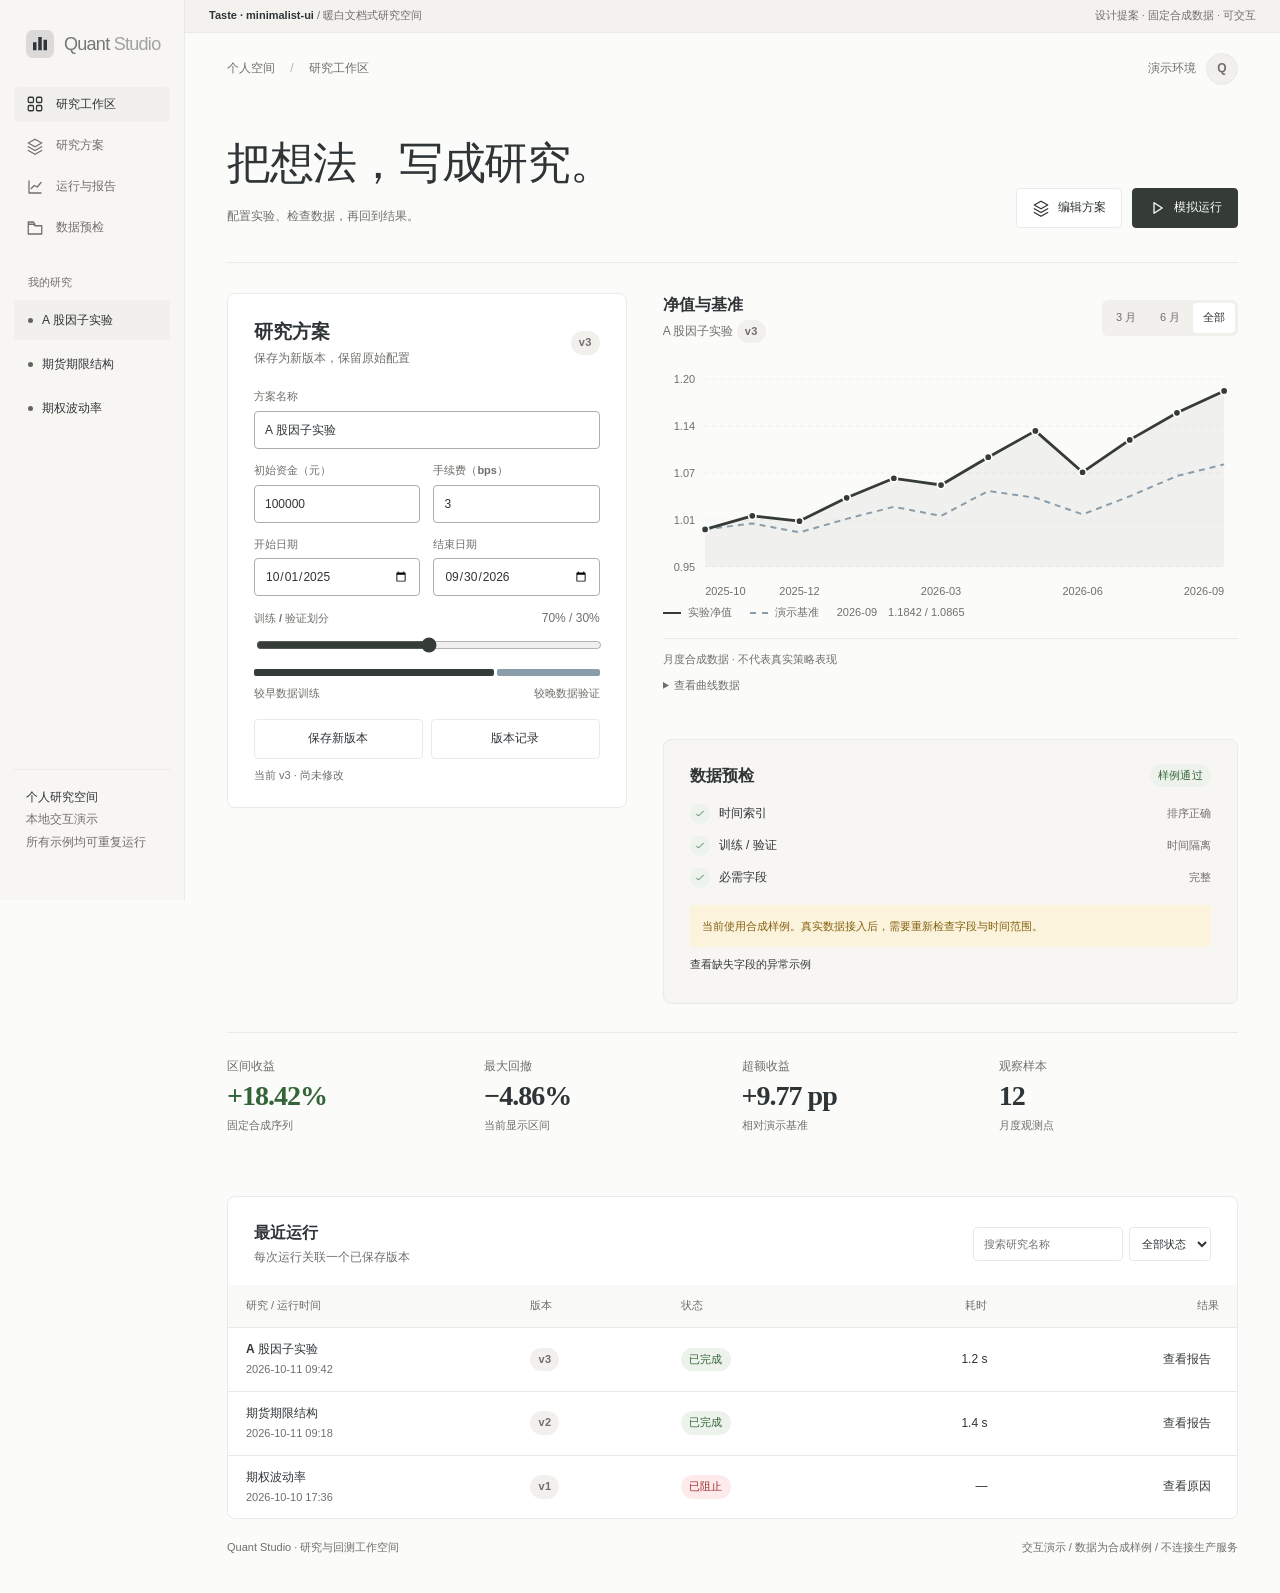
<file: docs/design-proposals/2026-10-ui-workbench/html/03-taste-minimalist.html>
<!doctype html><html lang="zh-CN"><head><meta charset="utf-8"><meta name="viewport" content="width=device-width,initial-scale=1"><meta name="color-scheme" content="light"><title>Quant Studio — Taste · minimalist-ui</title><style>
*{box-sizing:border-box}html{scroll-behavior:smooth;scroll-padding:24px}body{margin:0;background:var(--bg);color:var(--text);font-family:var(--sans);font-size:14px;line-height:1.6}button,input,select{font:inherit}button,a,input,select{touch-action:manipulation}button,a{ -webkit-tap-highlight-color:transparent}button{cursor:pointer}button:disabled{cursor:wait;opacity:.5}a{color:inherit;text-decoration:none}button{color:inherit}button:focus-visible,a:focus-visible,input:focus-visible,select:focus-visible,summary:focus-visible{outline:3px solid var(--accent);outline-offset:3px}::selection{background:var(--accent);color:var(--on)}*{scrollbar-color:var(--muted) var(--bg);scrollbar-width:thin}input{caret-color:var(--accent)}[hidden]{display:none!important}h1,h2,h3,p{margin:0}h1{font-size:28px;line-height:1.35;letter-spacing:-.025em;text-wrap:balance;font-weight:650}h2{font-size:16px;line-height:1.5;font-weight:650}h3{font-size:14px}small,.muted{color:var(--muted)}small{font-size:12px}.num{font-variant-numeric:tabular-nums}.skip{position:fixed;left:20px;top:-60px;background:var(--surface);padding:10px;z-index:200}.skip:focus{top:10px}.brand{display:flex;align-items:center;gap:10px;font-size:19px;font-weight:650;letter-spacing:-.04em;white-space:nowrap}.brand svg{width:28px;height:28px;flex:none}.brand span:last-child{font-weight:400;opacity:.65}.row{display:flex;align-items:center;gap:10px;flex-wrap:wrap}.between{justify-content:space-between}.btn{display:inline-flex;align-items:center;justify-content:center;gap:8px;min-height:40px;border:1px solid var(--line);background:var(--surface);border-radius:var(--r-sm);padding:8px 15px;font-weight:550;white-space:nowrap;transition:background .18s,color .18s}.btn:hover{background:var(--soft)}.btn:active{transform:translateY(1px)}.primary{background:var(--accent);color:var(--on);border-color:var(--accent)}.primary:hover{background:var(--accent-hover);color:var(--on)}.text-btn{padding:8px 0;border:0;background:none;color:var(--accent);font-weight:550;min-height:36px}.text-btn:hover{text-decoration:underline;text-underline-offset:4px}.icon{width:18px;height:18px;flex:none}.badge{display:inline-flex;align-items:center;gap:5px;background:var(--soft);color:var(--muted);border-radius:5px;padding:3px 8px;font-size:11px;white-space:nowrap;font-weight:550}.badge.ok{background:var(--good-bg);color:var(--good)}.badge.warn{background:var(--warn-bg);color:var(--warn)}.badge.bad{background:var(--bad-bg);color:var(--bad)}.demo-strip{display:flex;justify-content:space-between;gap:12px;align-items:center;padding:7px 24px;background:var(--soft);border-bottom:1px solid var(--line);font-size:11px;color:var(--muted)}.demo-strip b{color:var(--text);font-weight:550}.app{min-height:100dvh}.topbar{min-height:66px;display:flex;align-items:center;justify-content:space-between;gap:20px;border-bottom:1px solid var(--line);padding:12px 28px;background:var(--surface)}.nav-links{display:flex;gap:8px;align-items:center}.nav-links a{padding:8px 12px;border-radius:var(--r-sm);color:var(--muted)}.nav-links a:hover,.nav-links a.active{background:var(--soft);color:var(--text)}.avatar{display:flex;align-items:center;justify-content:center;background:var(--soft);border:1px solid var(--line);width:32px;height:32px;border-radius:50%;font-size:12px;font-weight:650}.sidebar{padding:26px 18px;display:flex;flex-direction:column;gap:28px;min-width:0}.side-links{display:grid;gap:6px}.side-links a{display:flex;align-items:center;gap:12px;padding:10px 14px;border-radius:var(--r-sm);color:var(--side-muted,var(--muted))}.side-links a.active,.side-links a:hover{background:var(--side-selected,var(--soft));color:var(--side-text,var(--text))}.side-label{padding:0 14px;font-size:11px;color:var(--side-muted,var(--muted));margin-bottom:9px}.side-foot{margin-top:auto;padding:16px 12px;font-size:12px;line-height:1.9;border-top:1px solid var(--side-line,var(--line));color:var(--side-muted,var(--muted))}.side-foot strong{font-weight:500;color:var(--side-text,var(--text))}.project-buttons{display:grid;gap:4px}.project-pick{border:0;background:transparent;color:inherit;text-align:left;min-height:40px;padding:10px 14px;display:flex;align-items:center;gap:9px;border-radius:var(--r-sm);font-size:12px}.project-pick.active,.project-pick:hover{background:var(--side-selected,var(--soft));color:var(--side-text,var(--text))}.project-pick .project-dot{height:5px;width:5px;background:currentColor;border-radius:50%;opacity:.75;flex:none}.page-head{display:flex;justify-content:space-between;gap:22px;align-items:center;margin-bottom:24px}.page-head p{color:var(--muted);margin-top:6px;font-size:12px}.page-head .actions{display:flex;gap:10px;flex-wrap:wrap}.page-head .version{vertical-align:middle;margin-left:8px}.panel{background:var(--surface);border:1px solid var(--line);border-radius:var(--r);min-width:0;overflow:hidden}.panel-head{display:flex;align-items:center;justify-content:space-between;gap:12px;flex-wrap:wrap;padding:20px 24px 0}.panel-head p{font-size:12px;color:var(--muted);margin-top:3px}.panel-content{padding:20px 24px}.metric-grid{display:grid;grid-template-columns:repeat(4,minmax(0,1fr));gap:24px}.metric{min-width:0}.metric-label{font-size:12px;color:var(--muted)}.metric-value{font-size:27px;line-height:1.4;letter-spacing:-.035em;font-weight:550;font-variant-numeric:tabular-nums}.metric-note{color:var(--muted);font-size:11px;margin-top:1px}.positive{color:var(--good)}.negative{color:var(--bad)}.periods{display:flex;gap:2px;padding:3px;border-radius:6px;background:var(--soft)}.periods button{border:0;background:transparent;color:var(--muted);font-size:11px;min-height:30px;padding:5px 9px;border-radius:4px;min-width:42px}.periods button.active{background:var(--surface);color:var(--text);box-shadow:0 1px 3px #0000000a}.chart-wrap{padding:2px 20px 0;position:relative;min-width:0}.chart-svg{width:100%;height:245px;display:block;overflow:visible;touch-action:pan-y}.chart-legend{display:flex;gap:18px;align-items:center;flex-wrap:wrap;font-size:11px;color:var(--muted);padding:0 24px 10px}.legend-line{display:inline-block;vertical-align:middle;width:18px;border-top:2px solid var(--accent);margin-right:7px}.legend-line.benchmark{border-top:2px dashed var(--bench)}.chart-note{display:flex;align-items:center;justify-content:space-between;gap:8px;flex-wrap:wrap;padding:10px 24px;border-top:1px solid var(--line);font-size:11px;color:var(--muted)}.chart-note summary{cursor:pointer;min-height:24px;display:list-item}.chart-note details{width:100%}.chart-note details[open]{padding-bottom:12px}.table-scroll{max-width:100%;overflow:auto}table{width:100%;border-collapse:collapse;font-size:12px;text-align:left}th{font-size:11px;font-weight:500;color:var(--muted);background:var(--tablehead,var(--soft));white-space:nowrap}th,td{padding:12px 18px;border-bottom:1px solid var(--line)}tbody tr:last-child td{border-bottom:0}td.numeric,th.numeric{text-align:right;font-variant-numeric:tabular-nums}tbody tr:hover{background:var(--soft)}.job-name{font-weight:550;font-size:12px;white-space:nowrap}.job-date{display:block;color:var(--muted);font-size:11px;margin-top:2px}.table-action{background:none;border:0;color:var(--accent);padding:8px;min-height:32px;white-space:nowrap}.table-action:hover{text-decoration:underline}.jobs-head{padding-bottom:18px}.filters{display:flex;gap:6px;align-items:center}.filter-input{border:1px solid var(--line);border-radius:var(--r-sm);height:34px;background:var(--surface);padding:0 10px;width:150px;color:var(--text);font-size:11px}.filter-status{border:1px solid var(--line);border-radius:var(--r-sm);height:34px;background:var(--surface);padding:0 8px;color:var(--text);font-size:11px}.empty{padding:40px 16px;text-align:center;color:var(--muted)}.form-grid{display:grid;grid-template-columns:1fr 1fr;gap:13px}.field{display:flex;flex-direction:column;gap:5px;min-width:0}.field.full{grid-column:1/-1}.field label,.field-label{font-size:11px;font-weight:550;color:var(--muted)}.field input,.field select{width:100%;min-width:0;height:38px;border:1px solid var(--inputline,var(--line));border-radius:var(--r-sm);background:var(--fieldbg,var(--surface));color:var(--text);padding:7px 10px;font-size:12px}.field input:invalid:not(:placeholder-shown){border-color:var(--bad)}.field input::placeholder{color:var(--muted)}.field input[type=range]{height:20px;border:0;accent-color:var(--accent);padding:0}.split-visual{display:flex;height:7px;gap:3px;margin:7px 0 4px}.split-visual i{display:block;border-radius:2px;background:var(--accent);width:70%;transition:width .2s}.split-visual i:last-child{background:var(--bench);width:30%}.split-labels{display:flex;justify-content:space-between;gap:12px;font-size:11px;color:var(--muted)}.form-actions{display:flex;gap:8px;margin-top:16px}.form-actions .btn{flex:1;padding:8px 10px;font-size:12px}.save-state{font-size:11px;color:var(--muted);min-height:20px;margin-top:8px}.checks{list-style:none;padding:0;margin:16px 0 0;display:grid;gap:12px}.check{display:flex;justify-content:space-between;align-items:center;font-size:12px;gap:12px}.check-label{display:flex;align-items:center;gap:9px}.check-icon{display:grid;place-items:center;width:20px;height:20px;border-radius:50%;color:var(--good);background:var(--good-bg);flex:none}.check-icon svg{width:12px;height:12px}.check-right{font-size:11px;color:var(--muted);white-space:nowrap}.notice{background:var(--warn-bg);color:var(--warn);font-size:11px;line-height:1.7;border-radius:var(--r-sm);padding:12px;margin-top:17px}.error-text{color:var(--bad);font-size:11px;grid-column:1/-1}.preflight .text-btn{font-size:11px}.run-track{display:flex;gap:8px;align-items:center;margin-top:10px;color:var(--muted);font-size:11px}.run-track progress{height:4px;width:90px;accent-color:var(--accent)}.footer{display:flex;justify-content:space-between;gap:12px;flex-wrap:wrap;color:var(--muted);font-size:11px;margin-top:20px}.dialog{width:min(620px,calc(100vw - 32px));max-height:calc(100dvh - 48px);padding:0;border:1px solid var(--line);border-radius:var(--r);background:var(--surface);color:var(--text);box-shadow:0 20px 80px #0003}.dialog::backdrop{background:#17263280}.dialog-head{padding:20px 24px;display:flex;gap:20px;align-items:center;justify-content:space-between;border-bottom:1px solid var(--line)}.dialog-body{padding:24px}.dialog-body p{margin-bottom:14px}.dialog-body .metric-grid{grid-template-columns:1fr 1fr}.dialog-body pre{white-space:pre-wrap;overflow-wrap:anywhere;background:var(--soft);border-radius:6px;padding:16px;font-size:12px}.toast{position:fixed;bottom:22px;left:50%;transform:translateX(-50%);max-width:calc(100vw - 32px);width:max-content;background:var(--text);color:var(--surface);border-radius:8px;padding:12px 20px;z-index:100;font-size:12px;box-shadow:0 6px 25px #0002}.mobile-project{display:none}.seg-project{border:1px solid var(--line);background:var(--surface);border-radius:6px;max-width:100%;padding:8px;color:var(--text);font-size:12px}.subhead{display:flex;gap:10px;align-items:center;flex-wrap:wrap}.section-link{scroll-margin-top:24px}.status-dot{width:6px;height:6px;border-radius:50%;background:var(--good);display:inline-block;margin-right:5px}

/* A: an operational workspace, clear division between experiment and result. */
body.impeccable{--sans:'Segoe UI','Microsoft YaHei',sans-serif;--bg:#F5F8F5;--surface:#fff;--text:#263A31;--muted:#5C6E64;--line:#DAE3DD;--inputline:#A4B4AA;--soft:#EAF1ED;--accent:#276750;--accent-hover:#1A523C;--on:#fff;--bench:#799E92;--good:#226044;--good-bg:#E7F2EB;--warn:#78571B;--warn-bg:#F8F0DD;--bad:#A04040;--bad-bg:#FBEAEA;--r:12px;--r-sm:6px;--side-text:#F6FBF7;--side-muted:#BED1C6;--side-selected:#2D5548;--side-line:#3F6155}
.impeccable .app{display:grid;grid-template-columns:210px minmax(0,1fr)}.impeccable .sidebar{background:#173F35;color:#F5FCF7;position:sticky;top:0;height:100dvh}.impeccable .sidebar .brand{padding:0 12px}.impeccable .topbar{min-height:56px;background:transparent;padding:10px 30px}.impeccable .main{padding:26px 30px;max-width:1580px;margin:auto}.impeccable .workspace{display:grid;grid-template-columns:minmax(0,1fr) 294px;gap:20px}.impeccable .left-stack,.impeccable .right-stack{display:grid;gap:20px;align-content:start}.impeccable .metric-grid{padding:19px 24px 10px;gap:16px}.impeccable .metric-value{font-size:26px}.impeccable .chart-svg{height:239px}.impeccable .config .panel-content{padding-top:16px}.impeccable .preflight .panel-content{padding-top:0}.impeccable .demo-strip{background:#EDF3EF}.impeccable .chart-note{background:#FAFCFA}

/* B: verified Data-Dense Dashboard profile, scope-local controls. */
body.pro{--sans:'Fira Sans','Segoe UI','Microsoft YaHei',sans-serif;--bg:#F8FAFC;--surface:#fff;--text:#18305C;--muted:#536580;--line:#D8E2EF;--inputline:#9EAFC5;--soft:#EBF1FA;--accent:#1E40AF;--accent-hover:#1A3590;--on:#fff;--bench:#B27926;--good:#16634B;--good-bg:#E6F4ED;--warn:#895309;--warn-bg:#FFF3D8;--bad:#B53136;--bad-bg:#FFECEE;--r:8px;--r-sm:4px}
.pro .topbar{background:#152C5B;color:#EAF1FF;min-height:64px;padding:10px 36px}.pro .topbar .nav-links a{color:#BACBEE;border-radius:4px}.pro .topbar .nav-links a.active,.pro .topbar .nav-links a:hover{background:#314879;color:#fff}.pro .topbar .avatar{background:#314879;border-color:#4A628F}.pro .main{padding:24px 36px;max-width:1520px;margin:auto}.pro .page-head{margin-bottom:18px}.pro .metric-grid{gap:0;border:1px solid var(--line);background:white;border-radius:8px;margin-bottom:20px;overflow:hidden}.pro .metric{padding:15px 24px;border-right:1px solid var(--line)}.pro .metric:last-child{border:0}.pro .metric-value{font-family:'Fira Code',Consolas,'Microsoft YaHei',monospace;font-size:27px;letter-spacing:-.04em}.pro .workspace{display:grid;grid-template-columns:minmax(0,1fr) 310px;gap:20px}.pro .chart-svg{height:252px}.pro .bottom-grid{display:grid;grid-template-columns:390px minmax(0,1fr);gap:20px;margin-top:20px}.pro .panel-head{padding:16px 20px 0}.pro .panel-content{padding:16px 20px}.pro .preflight .checks{gap:20px;margin-top:8px}.pro .config .form-grid{gap:10px}.pro .demo-strip{background:#E9EEF6}.pro .config .field.full.range-field{grid-column:auto}.pro .config .field.full.name-field{grid-column:1/-1}.pro .config .field.full.name-field input{height:35px}.pro .config .save-state{margin-bottom:0}

/* C: Taste's explicit minimalist-ui rules, warm document hierarchy. */
body.taste{--sans:'SF Pro Display','Segoe UI','Microsoft YaHei',sans-serif;--bg:#FBFBFA;--surface:#fff;--text:#2F3437;--muted:#706F6B;--line:#EAEAEA;--inputline:#AEADA9;--soft:#F1F0EC;--accent:#353B36;--accent-hover:#51564E;--on:#fff;--bench:#8A9DAB;--good:#346538;--good-bg:#EDF3EC;--warn:#856011;--warn-bg:#FBF3DB;--bad:#9F2F2D;--bad-bg:#FDEBEC;--r:8px;--r-sm:4px}
.taste .app{display:grid;grid-template-columns:185px minmax(0,1fr)}.taste .sidebar{background:#F7F6F3;border-right:1px solid var(--line);padding:30px 14px;position:sticky;top:0;height:100dvh}.taste .sidebar .brand{font-size:18px;padding-left:12px}.taste .sidebar .side-links a{padding:8px 12px;font-size:12px}.taste .topbar{background:transparent;border:0;font-size:12px;min-height:65px;padding:20px 42px;color:var(--muted)}.taste .main{padding:24px 42px 36px;max-width:1350px;margin:auto}.taste .page-head{margin:5px 0 34px;align-items:end}.taste h1{font-family:Georgia,'SimSun',serif;font-size:44px;font-weight:500;letter-spacing:-.025em}.taste .page-head p{margin-top:12px;max-width:48ch;line-height:1.9}.taste .page-head .actions .btn{font-size:12px}.taste .workspace{display:grid;grid-template-columns:minmax(300px,.82fr) minmax(0,1.18fr);gap:36px;align-items:start}.taste .panel-head{padding:24px 26px 0}.taste .panel-content{padding:20px 26px}.taste .config{background:#fff}.taste .config h2{font-size:19px;font-family:Georgia,'SimSun',serif}.taste .metric-grid{padding:24px 0 26px;gap:18px;border-top:1px solid var(--line);margin-top:28px}.taste .metric-value{font-family:Georgia,'SimSun',serif;font-size:28px}.taste .chart{border:0;background:transparent}.taste .chart .panel-head{padding:0}.taste .chart-wrap{padding:14px 0 0}.taste .chart-svg{height:247px}.taste .chart-legend{padding:0 0 16px}.taste .chart-note{padding:12px 0}.taste .right-stack{display:grid;gap:26px}.taste .preflight{background:#F7F6F3}.taste .preflight .panel-content{padding-top:0}.taste .jobs{margin-top:36px}.taste .jobs .panel-head{padding-bottom:18px}.taste th{background:#F9F9F8}.taste .demo-strip{background:#F3F2EE}.taste .badge{border-radius:999px;letter-spacing:.03em}.taste .periods button.active{box-shadow:none}.taste .hero-divider{height:1px;background:var(--line);margin-bottom:30px}

/* D: a chart-led analytical canvas with a quiet inspector. */
body.anthropic{color-scheme:dark;--sans:'Bahnschrift','Segoe UI','Microsoft YaHei',sans-serif;--bg:#171E2A;--surface:#202A3A;--text:#EAF0F7;--muted:#ACB8CA;--line:#344154;--inputline:#65758B;--soft:#2B3649;--fieldbg:#1A2332;--accent:#BAAFE6;--accent-hover:#D0C5F3;--on:#222034;--bench:#B4A88E;--good:#9ACAB6;--good-bg:#2A443E;--warn:#E6C889;--warn-bg:#403B2E;--bad:#EEACB0;--bad-bg:#472F3B;--r:10px;--r-sm:5px}
.anthropic .topbar{background:#171E2A;border-bottom:1px solid #344154;min-height:76px;padding:14px 36px}.anthropic .topbar .brand{font-size:23px}.anthropic .topbar .nav-links a{font-size:13px;padding:9px 16px}.anthropic .topbar .nav-links a.active{background:transparent;color:#EAF0F7;border-bottom:2px solid #BAAFE6;border-radius:0}.anthropic .main{padding:26px 36px;max-width:1650px;margin:auto}.anthropic .page-head{margin-bottom:28px}.anthropic h1{font-size:31px;font-weight:500;letter-spacing:-.03em}.anthropic .workspace{display:grid;grid-template-columns:minmax(0,1fr) 320px;gap:28px}.anthropic .left-stack{display:grid;gap:24px;align-content:start}.anthropic .right-stack{display:grid;gap:20px;align-content:start}.anthropic .chart{background:transparent;border:0;border-radius:0}.anthropic .chart .panel-head{padding:0 0 12px}.anthropic .chart-wrap{padding:6px 0 0}.anthropic .chart-svg{height:330px}.anthropic .chart-legend{padding-left:0}.anthropic .chart-note{padding-left:0;padding-right:0}.anthropic .metric-grid{border-top:1px solid var(--line);border-bottom:1px solid var(--line);padding:20px 0;margin:0 0 24px}.anthropic .metric-value{font-size:30px;font-weight:400}.anthropic .periods{background:#232D3D}.anthropic .periods button.active{background:#43516A;color:#fff;box-shadow:none}.anthropic .config .panel-head{padding:20px 22px 0}.anthropic .config .panel-content{padding:18px 22px}.anthropic .preflight{background:transparent}.anthropic .preflight .panel-content{padding-top:0}.anthropic .demo-strip{background:#121925;color:#AAB7CB;border-color:#344154}.anthropic .legend-line{border-color:#93BAE7}.anthropic .legend-line.benchmark{border-color:#B4A88E}.anthropic .jobs{background:transparent}.anthropic .table-action{color:#C9BEF1}

@media(min-width:1700px){.chart-svg{height:280px}.impeccable .main{padding-top:36px}.taste .main{padding-top:40px}}
@media(max-width:1190px){.impeccable .app{grid-template-columns:178px minmax(0,1fr)}.impeccable .sidebar{padding:24px 12px}.impeccable .sidebar .brand{font-size:16px}.impeccable .main{padding:24px 22px}.impeccable .workspace{grid-template-columns:minmax(0,1fr) 265px;gap:16px}.metric-value,.impeccable .metric-value{font-size:22px}.metric-grid{gap:12px}.impeccable .metric-grid{gap:8px;padding-left:18px;padding-right:18px}.impeccable .panel-head,.impeccable .panel-content{padding-left:18px;padding-right:18px}.taste .app{grid-template-columns:155px minmax(0,1fr)}.taste .sidebar{padding:25px 8px}.taste .sidebar .brand{font-size:15px}.taste .main{padding:20px 28px}.taste .workspace{gap:24px;grid-template-columns:310px minmax(0,1fr)}.taste h1{font-size:36px}.taste .page-head{align-items:start}.taste .page-head .actions{max-width:130px}.pro .main,.anthropic .main{padding:24px}.pro .bottom-grid{grid-template-columns:350px minmax(0,1fr)}.anthropic .workspace{grid-template-columns:minmax(0,1fr) 290px;gap:20px}.filters{flex-wrap:wrap}.filter-input{width:130px}}
@media(max-width:980px){.impeccable .app,.taste .app{display:block}.sidebar{display:none!important}.mobile-project{display:block}.impeccable .workspace{grid-template-columns:minmax(0,1fr) 285px}.taste .main{max-width:950px}.taste .workspace{grid-template-columns:330px minmax(0,1fr)}.pro .workspace{grid-template-columns:minmax(0,1fr) 280px}.pro .bottom-grid{grid-template-columns:320px minmax(0,1fr)}.nav-links{gap:2px}.topbar .nav-links a{padding:8px}.pro .topbar,.anthropic .topbar{padding:12px 24px}.demo-strip{padding:7px 20px}.anthropic .metric-grid{gap:10px}.anthropic .metric-value{font-size:25px}}
@media(max-width:740px){.topbar{padding:14px 18px!important;min-height:60px!important;flex-wrap:wrap;gap:10px}.topbar .nav-links{order:3;width:100%;justify-content:space-between}.topbar .nav-links a{font-size:12px!important;padding:8px 10px!important;min-height:40px}.topbar .bread{display:none}.demo-strip{padding:8px 16px;font-size:11px}.demo-strip .extra{display:none}.main{padding:22px 16px!important}.page-head{display:block!important;margin-bottom:24px!important}.page-head h1{font-size:26px!important}.taste .page-head h1{font-size:34px!important}.page-head .actions{max-width:none!important;margin-top:16px;width:100%}.page-head .actions .btn{flex:1;min-height:44px}.workspace,.bottom-grid{display:flex!important;flex-direction:column!important;gap:22px!important}.left-stack,.right-stack{width:100%;display:contents!important}.workspace>.panel,.bottom-grid>.panel,.workspace>.chart{width:100%}.impeccable .chart,.anthropic .chart{order:1}.impeccable .config,.anthropic .config{order:2}.impeccable .preflight,.anthropic .preflight{order:3}.impeccable .jobs,.anthropic .jobs{order:4}.taste .workspace>.config{order:1}.taste .chart{order:2}.taste .preflight{order:3}.metric-grid,.impeccable .metric-grid,.anthropic .metric-grid{grid-template-columns:repeat(2,minmax(0,1fr));gap:18px 22px}.pro .metric-grid{grid-template-columns:repeat(2,minmax(0,1fr));gap:0}.pro .metric{padding:15px 18px;border-bottom:1px solid var(--line)}.pro .metric:nth-child(2){border-right:0}.pro .metric:nth-child(3){border-bottom:0}.metric-value,.impeccable .metric-value,.anthropic .metric-value{font-size:28px}.chart-svg,.impeccable .chart-svg,.taste .chart-svg,.pro .chart-svg,.anthropic .chart-svg{height:225px}.panel-head,.panel-content{padding-left:18px!important;padding-right:18px!important}.chart-wrap{padding-left:10px;padding-right:10px}.chart-legend,.chart-note{padding-left:18px;padding-right:18px}.chart-note{font-size:11px}.chart .panel-head{align-items:start}.periods button{min-height:36px;min-width:36px;font-size:11px;padding:5px 8px}.jobs-head{display:block}.filters{margin-top:14px;width:100%}.filter-input{flex:1;min-width:100px;height:42px;font-size:14px}.filter-status{height:42px;font-size:14px}.jobs table .hide-mobile{display:none}.jobs td,.jobs th{padding:10px 12px}.job-name{white-space:normal;min-width:82px}.table-action{min-height:42px}.field input,.field select{font-size:16px;height:44px}.field label,.field-label{font-size:12px}.form-grid{gap:16px}.form-actions .btn{min-height:46px;font-size:14px}.notice{font-size:12px}.check{font-size:13px}.check-right{font-size:11px}.checks{gap:16px}.preflight .text-btn{font-size:12px;min-height:44px}.btn{min-height:44px}.footer{font-size:11px}.taste .hero-divider{margin-bottom:25px}.taste .metric-grid{margin-top:24px}.taste .jobs{margin-top:26px}.toast{font-size:13px}.pro .config .field.full.range-field{grid-column:1/-1}.pro .bottom-grid{margin-top:22px}.chart .metric-note{font-size:11px}.seg-project{min-height:42px}.mobile-project{max-width:155px}.avatar{display:none}}
@media(prefers-reduced-motion:reduce){html{scroll-behavior:auto}*,*:before,*:after{animation:none!important;transition:none!important}}
</style></head><body class="taste" data-demo="taste"><a class="skip" href="#main">跳到研究工作区</a><div class="app"><aside class="sidebar"><div class="brand"><svg viewBox="0 0 32 32" aria-hidden="true"><rect width="32" height="32" rx="8" fill="currentColor" opacity=".14"/><path d="M8 23V14h4v9zm6 0V8h4v15zm6 0V11h4v12z" fill="currentColor"/></svg><span>Quant<span> Studio</span></span></div><nav class="side-links" aria-label="工作区导航"><a class="active" href="#main"><svg class="icon" viewBox="0 0 24 24" fill="none" stroke="currentColor" stroke-width="1.7" stroke-linecap="round" stroke-linejoin="round" aria-hidden="true"><rect x="3" y="3" width="7" height="7" rx="1.5"/><rect x="14" y="3" width="7" height="7" rx="1.5"/><rect x="3" y="14" width="7" height="7" rx="1.5"/><rect x="14" y="14" width="7" height="7" rx="1.5"/></svg>研究工作区</a><a href="#config"><svg class="icon" viewBox="0 0 24 24" fill="none" stroke="currentColor" stroke-width="1.7" stroke-linecap="round" stroke-linejoin="round" aria-hidden="true"><path d="m3 8 9-5 9 5-9 5-9-5Zm0 5 9 5 9-5M3 18l9 5 9-5"/></svg>研究方案</a><a href="#jobs"><svg class="icon" viewBox="0 0 24 24" fill="none" stroke="currentColor" stroke-width="1.7" stroke-linecap="round" stroke-linejoin="round" aria-hidden="true"><path d="M4 4v16h16M7 14l4-4 4 2 5-6"/></svg>运行与报告</a><a href="#preflight"><svg class="icon" viewBox="0 0 24 24" fill="none" stroke="currentColor" stroke-width="1.7" stroke-linecap="round" stroke-linejoin="round" aria-hidden="true"><path d="M3 7h7l2 2h9v11H3V7Zm0 0V4h7l2 3"/></svg>数据预检</a></nav><div><div class="side-label">我的研究</div><div class="project-buttons"><button class="project-pick active" data-project="0" aria-pressed="true"><span class="project-dot" aria-hidden="true"></span>A 股因子实验</button><button class="project-pick " data-project="1" aria-pressed="false"><span class="project-dot" aria-hidden="true"></span>期货期限结构</button><button class="project-pick " data-project="2" aria-pressed="false"><span class="project-dot" aria-hidden="true"></span>期权波动率</button></div></div><div class="side-foot"><strong>个人研究空间</strong><br>本地交互演示<br>所有示例均可重复运行</div></aside><div><div class="demo-strip"><span><b>Taste · minimalist-ui</b> / 暖白文档式研究空间</span><span class="extra">设计提案 · 固定合成数据 · 可交互</span></div><header class="topbar"><span class="bread">个人空间 <span style="padding:0 12px;opacity:.5">/</span> 研究工作区</span><div class="mobile-project"><select class="seg-project project-select" aria-label="切换研究方案"><option value="0">A 股因子实验</option><option value="1">期货期限结构</option><option value="2">期权波动率</option></select></div><div class="row"><small>演示环境</small><span class="avatar">Q</span></div></header><main class="main" id="main"><div class="page-head"><div><h1>把想法，写成研究。</h1><p>配置实验、检查数据，再回到结果。</p></div><div class="actions"><button class="btn" data-action="edit"><svg class="icon" viewBox="0 0 24 24" fill="none" stroke="currentColor" stroke-width="1.7" stroke-linecap="round" stroke-linejoin="round" aria-hidden="true"><path d="m3 8 9-5 9 5-9 5-9-5Zm0 5 9 5 9-5M3 18l9 5 9-5"/></svg>编辑方案</button><button class="btn primary run-btn" data-action="run"><svg class="icon" viewBox="0 0 24 24" fill="none" stroke="currentColor" stroke-width="1.7" stroke-linecap="round" stroke-linejoin="round" aria-hidden="true"><path d="m8 5 11 7-11 7V5Z"/></svg><span>模拟运行</span></button></div></div><div class="hero-divider"></div><div class="workspace"><section class="panel config section-link" id="config" aria-labelledby="config-title"><div class="panel-head"><div><h2 id="config-title">研究方案</h2><p>保存为新版本，保留原始配置</p></div><span class="badge version-label">v3</span></div><div class="panel-content"><form id="config-form"><div class="form-grid"><div class="field full name-field"><label for="name">方案名称</label><input id="name" name="name" value="A 股因子实验" maxlength="40" required></div><div class="field"><label for="capital">初始资金（元）</label><input id="capital" name="capital" type="number" min="1000" max="1000000000" step="100" value="100000" required></div><div class="field"><label for="fee">手续费（bps）</label><input id="fee" name="fee" type="number" min="0" max="100" step="0.1" value="3" required></div><div class="field"><label for="start">开始日期</label><input id="start" name="start" type="date" value="2025-10-01" required></div><div class="field"><label for="end">结束日期</label><input id="end" name="end" type="date" value="2026-09-30" required></div><div class="field full range-field"><div class="row between"><label for="split">训练 / 验证划分</label><small id="split-value">70% / 30%</small></div><input id="split" name="split" type="range" min="50" max="90" step="5" value="70"><div class="split-visual" aria-hidden="true"><i id="train-bar"></i><i id="valid-bar"></i></div><div class="split-labels"><span>较早数据训练</span><span>较晚数据验证</span></div></div><p id="form-error" class="error-text" role="alert" hidden></p></div><div class="form-actions"><button type="submit" class="btn">保存新版本</button><button type="button" class="btn" data-action="versions">版本记录</button></div><p class="save-state" id="save-state">当前 v3 · 尚未修改</p></form><div class="run-track" id="run-track" hidden><progress id="run-progress" max="100" value="0"></progress><span id="run-stage">准备运行</span></div></div></section><div class="right-stack"><section class="panel chart section-link" id="chart" aria-labelledby="chart-title"><div class="panel-head"><div><h2 id="chart-title">净值与基准</h2><p><span class="selected-name">A 股因子实验</span> <span class="badge version-label">v3</span></p></div><div class="periods" aria-label="图表区间"><button data-period="3" aria-pressed="false">3 月</button><button data-period="6" aria-pressed="false">6 月</button><button class="active" data-period="12" aria-pressed="true">全部</button></div></div><div class="chart-wrap"><svg class="chart-svg" viewBox="0 0 800 260" role="img" aria-labelledby="curve-title curve-desc"><title id="curve-title">合成数据净值比较</title><desc id="curve-desc">实线为实验，虚线为基准。下方可展开对应数据表。</desc><g id="chart-art"></g></svg></div><div class="chart-legend"><span><i class="legend-line"></i>实验净值</span><span><i class="legend-line benchmark"></i>演示基准</span><span id="chart-readout">2026-09　1.1842 / 1.0865</span></div><div class="chart-note"><span>月度合成数据 · 不代表真实策略表现</span><details><summary>查看曲线数据</summary><div class="table-scroll"><table><thead><tr><th>月份</th><th class="numeric">实验净值</th><th class="numeric">演示基准</th></tr></thead><tbody id="curve-table"></tbody></table></div></details></div></section><section class="panel preflight section-link" id="preflight" aria-labelledby="preflight-title"><div class="panel-head"><h2 id="preflight-title">数据预检</h2><span class="badge ok" id="check-status">样例通过</span></div><div class="panel-content"><ul class="checks"><li class="check"><span class="check-label"><span class="check-icon"><svg class="icon" viewBox="0 0 24 24" fill="none" stroke="currentColor" stroke-width="1.7" stroke-linecap="round" stroke-linejoin="round" aria-hidden="true"><path d="m5 12 4 4 10-10"/></svg></span>时间索引</span><span class="check-right">排序正确</span></li><li class="check"><span class="check-label"><span class="check-icon"><svg class="icon" viewBox="0 0 24 24" fill="none" stroke="currentColor" stroke-width="1.7" stroke-linecap="round" stroke-linejoin="round" aria-hidden="true"><path d="m5 12 4 4 10-10"/></svg></span>训练 / 验证</span><span class="check-right">时间隔离</span></li><li class="check"><span class="check-label"><span class="check-icon"><svg class="icon" viewBox="0 0 24 24" fill="none" stroke="currentColor" stroke-width="1.7" stroke-linecap="round" stroke-linejoin="round" aria-hidden="true"><path d="m5 12 4 4 10-10"/></svg></span>必需字段</span><span class="check-right">完整</span></li></ul><div class="notice" id="check-notice">当前使用合成样例。真实数据接入后，需要重新检查字段与时间范围。</div><button class="text-btn" id="check-scenario">查看缺失字段的异常示例</button></div></section></div></div><div class="metric-grid" aria-label="合成数据指标"><div class="metric"><div class="metric-label">区间收益</div><div class="metric-value positive num" data-metric="return">+18.42%</div><div class="metric-note">固定合成序列</div></div><div class="metric"><div class="metric-label">最大回撤</div><div class="metric-value num" data-metric="drawdown">−4.86%</div><div class="metric-note">当前显示区间</div></div><div class="metric"><div class="metric-label">超额收益</div><div class="metric-value num" data-metric="excess">+9.77<span> pp</span></div><div class="metric-note">相对演示基准</div></div><div class="metric"><div class="metric-label">观察样本</div><div class="metric-value num" data-metric="samples">12</div><div class="metric-note">月度观测点</div></div></div><section class="panel jobs section-link" id="jobs" aria-labelledby="jobs-title"><div class="panel-head jobs-head"><div><h2 id="jobs-title">最近运行</h2><p>每次运行关联一个已保存版本</p></div><div class="filters"><input class="filter-input" id="job-search" aria-label="搜索运行任务" placeholder="搜索研究名称"><select class="filter-status" id="job-filter" aria-label="筛选任务状态"><option value="all">全部状态</option><option value="done">已完成</option><option value="blocked">已阻止</option></select></div></div><div class="table-scroll"><table><thead><tr><th>研究 / 运行时间</th><th class="hide-mobile">版本</th><th>状态</th><th class="numeric hide-mobile">耗时</th><th class="numeric">结果</th></tr></thead><tbody id="job-table"></tbody></table></div><div class="empty" id="jobs-empty" hidden>没有匹配的运行记录。试试其他名称或状态。</div></section><footer class="footer"><span>Quant Studio · 研究与回测工作空间</span><span>交互演示 / 数据为合成样例 / 不连接生产服务</span></footer></main></div></div><dialog class="dialog" id="detail-dialog" aria-labelledby="dialog-title"><div class="dialog-head"><h2 id="dialog-title">运行报告</h2><button class="btn" id="close-dialog">关闭</button></div><div class="dialog-body" id="dialog-body"></div></dialog><div class="toast" id="toast" role="status" aria-live="polite" hidden></div><script>
(()=>{'use strict';
const $=s=>document.querySelector(s), $$=s=>Array.from(document.querySelectorAll(s));
const esc=s=>String(s).replace(/[&<>"']/g,c=>({'&':'&amp;','<':'&lt;','>':'&gt;','"':'&quot;',"'":'&#39;'}[c]));
const base={capital:'100000',fee:'3',start:'2025-10-01',end:'2026-09-30',split:'70'};
const projects=[
 {name:'A 股因子实验',v:3,values:[1,1.018,1.011,1.042,1.068,1.059,1.096,1.131,1.076,1.119,1.155,1.1842],bench:[1,1.008,.996,1.014,1.03,1.018,1.051,1.042,1.02,1.044,1.071,1.0865]},
 {name:'期货期限结构',v:2,values:[1,.995,1.02,1.043,1.012,1.044,1.06,1.052,1.076,1.065,1.097,1.1218],bench:[1,1.005,1.011,1.024,1.009,1.025,1.032,1.039,1.045,1.031,1.048,1.064]},
 {name:'期权波动率',v:1,values:[1,1.007,.982,1.01,1.025,1.015,1.043,1.035,1.059,1.047,1.061,1.0742],bench:[1,1.002,1.004,1.006,1.008,1.01,1.012,1.014,1.016,1.018,1.02,1.022]}
];
const months=['2025-10','2025-11','2025-12','2026-01','2026-02','2026-03','2026-04','2026-05','2026-06','2026-07','2026-08','2026-09'];
projects.forEach(p=>{p.config={...base,name:p.name};p.history=[{v:p.v,config:{...p.config},time:'初始演示版本'}]});
let selected=0,period=12,dirty=false,broken=false,running=false,toastTimer;
let jobs=[{p:0,v:3,name:'A 股因子实验',config:{...base,name:'A 股因子实验'},status:'done',time:'2026-10-11 09:42',duration:'1.2 s'},{p:1,v:2,name:'期货期限结构',config:{...base,name:'期货期限结构'},status:'done',time:'2026-10-11 09:18',duration:'1.4 s'},{p:2,v:1,name:'期权波动率',status:'blocked',time:'2026-10-10 17:36',duration:'—'}];
const storageKey='quant-design-demo-'+document.body.dataset.demo+'-v1';
try{const saved=JSON.parse(localStorage.getItem(storageKey)||'null');if(saved?.projects?.length===3){saved.projects.forEach((s,i)=>{if(s.config&&Array.isArray(s.history)&&Number.isInteger(s.v)){projects[i].config=s.config;projects[i].history=s.history;projects[i].v=s.v;projects[i].name=s.config.name}})}}catch{}
function persist(){try{localStorage.setItem(storageKey,JSON.stringify({projects:projects.map(p=>({config:p.config,history:p.history,v:p.v}))}));return true}catch{return false}}
function toast(t){clearTimeout(toastTimer);$('#toast').textContent=t;$('#toast').hidden=false;toastTimer=setTimeout(()=>$('#toast').hidden=true,4000)}
function progressBar(){const n=+$('#split').value;$('#split-value').textContent=n+'% / '+(100-n)+'%';$('#train-bar').style.width=n+'%';$('#valid-bar').style.width=(100-n)+'%'}
function updateTitles(){$$('.selected-name').forEach(e=>e.textContent=projects[selected].name);$$('.version-label').forEach(e=>e.textContent='v'+projects[selected].v);$$('[data-project]').forEach(e=>{const i=+e.dataset.project;e.classList.toggle('active',i===selected);e.setAttribute('aria-pressed',i===selected);e.lastChild.textContent=projects[i].name});$$('.project-select').forEach(e=>{e.value=selected;[...e.options].forEach((o,i)=>o.textContent=projects[i].name)})}
function loadProject(i){if(running){toast('模拟运行中，请等待完成后切换。');$$('.project-select').forEach(e=>e.value=selected);return}if(dirty&&!confirm('未保存的参数将被丢弃，确定切换研究吗？')){$$('.project-select').forEach(e=>e.value=selected);return}selected=i;Object.entries(projects[i].config).forEach(([k,v])=>{$('#'+k).value=v});dirty=false;$('#save-state').textContent='当前 v'+projects[i].v+' · 尚未修改';$('#form-error').hidden=true;updateTitles();progressBar();drawChart()}
function percent(v){return(v>=0?'+':'−')+Math.abs(v).toFixed(2)+'%'}
function stats(){const p=projects[selected],values=p.values.slice(-period),bench=p.bench.slice(-period);let peak=values[0],dd=0;for(const v of values){peak=Math.max(peak,v);dd=Math.min(dd,v/peak-1)}return{values,bench,ret:(values.at(-1)/values[0]-1)*100,dd:dd*100,excess:((values.at(-1)/values[0]-1)-(bench.at(-1)/bench[0]-1))*100}}
function drawChart(){const s=stats();$('[data-metric="return"]').textContent=percent(s.ret);$('[data-metric="drawdown"]').textContent=percent(s.dd);$('[data-metric="excess"]').textContent=(s.excess>=0?'+':'−')+Math.abs(s.excess).toFixed(2)+' pp';$('[data-metric="samples"]').textContent=period;
 const css=getComputedStyle(document.body),accent=document.body.dataset.demo==='anthropic'?'#93BAE7':css.getPropertyValue('--accent').trim(),bench=css.getPropertyValue('--bench').trim(),muted=css.getPropertyValue('--muted').trim(),line=css.getPropertyValue('--line').trim();
 const vals=[...s.values,...s.bench],min=Math.floor((Math.min(...vals)-.015)*20)/20,max=Math.ceil((Math.max(...vals)+.015)*20)/20;const cw=Math.max(270,$('.chart-svg').clientWidth),ch=$('.chart-svg').clientHeight,plotLeft=42,plotRight=cw-14,plotBottom=ch-37,plotTop=22;$('.chart-svg').setAttribute('viewBox',`0 0 ${cw} ${ch}`);const x=i=>plotLeft+i*((plotRight-plotLeft)/(period-1)),y=v=>plotBottom-(v-min)/(max-min)*(plotBottom-plotTop);let svg='';
 for(let i=0;i<5;i++){let v=min+(max-min)*i/4,yy=y(v);svg+=`<line x1="${plotLeft}" x2="${plotRight}" y1="${yy}" y2="${yy}" stroke="${line}" stroke-dasharray="3 5"/><text x="32" y="${yy+4}" text-anchor="end" font-size="11" fill="${muted}">${v.toFixed(2)}</text>`}
 const path=values=>values.map((v,i)=>(i?'L':'M')+x(i).toFixed(1)+','+y(v).toFixed(1)).join(' ');const pth=path(s.values);
 svg+=`<path d="${pth} L${plotRight},${plotBottom} L${plotLeft},${plotBottom} Z" fill="${accent}" fill-opacity=".055"/><path d="${path(s.bench)}" fill="none" stroke="${bench}" stroke-width="2" stroke-dasharray="6 5"/><path d="${pth}" fill="none" stroke="${accent}" stroke-width="2.8" stroke-linejoin="round"/>`;
 const mm=months.slice(-period),ticks=new Set([0,Math.floor((period-1)/2),period-1]);if(cw>570){ticks.add(Math.floor((period-1)/4));ticks.add(Math.floor(3*(period-1)/4))}mm.forEach((m,i)=>{if(ticks.has(i))svg+=`<text x="${x(i)}" y="${ch-9}" text-anchor="${i===0?'start':i===period-1?'end':'middle'}" font-size="11" fill="${muted}">${m}</text>`;svg+=`<circle cx="${x(i)}" cy="${y(s.values[i])}" r="3.7" fill="${accent}" stroke="${css.getPropertyValue('--surface').trim()}" stroke-width="1.7"><title>${m}：实验 ${s.values[i].toFixed(4)}；基准 ${s.bench[i].toFixed(4)}</title></circle>`});$('#chart-art').innerHTML=svg;
 $('#curve-table').innerHTML=mm.map((m,i)=>`<tr><td>${m}</td><td class="numeric">${s.values[i].toFixed(4)}</td><td class="numeric">${s.bench[i].toFixed(4)}</td></tr>`).join('');$('#chart-readout').textContent=mm.at(-1)+'　'+s.values.at(-1).toFixed(4)+' / '+s.bench.at(-1).toFixed(4);$('#curve-desc').textContent=`当前 ${period} 个观测点，实验区间收益 ${percent(s.ret)}，最大回撤 ${percent(s.dd)}。下方可展开数据表。`;
}
function drawJobs(){const q=$('#job-search').value.trim().toLowerCase(),f=$('#job-filter').value;const rows=jobs.map((j,i)=>({...j,i})).filter(j=>(j.name||projects[j.p].name).toLowerCase().includes(q)&&(f==='all'||j.status===f));$('#job-table').innerHTML=rows.map(j=>`<tr><td><span class="job-name">${esc(j.name||projects[j.p].name)}</span><span class="job-date">${esc(j.time)}</span></td><td class="hide-mobile"><span class="badge">v${j.v}</span></td><td><span class="badge ${j.status==='done'?'ok':'bad'}">${j.status==='done'?'已完成':'已阻止'}</span></td><td class="numeric hide-mobile">${j.duration}</td><td class="numeric"><button class="table-action" data-report="${j.i}">${j.status==='done'?'查看报告':'查看原因'}</button></td></tr>`).join('');$('#jobs-empty').hidden=rows.length>0}
function showDialog(title,body){$('#dialog-title').textContent=title;$('#dialog-body').innerHTML=body;$('#detail-dialog').showModal()}
function showReport(i){const j=jobs[i],p=projects[j.p];if(j.status==='blocked'){showDialog('数据预检阻止了运行','<span class="badge bad">异常示例</span><p style="margin-top:16px">期权样例缺少隐含波动率字段 <code>iv</code>，未进入计算阶段。</p><p>补齐字段并重新预检后，才能运行这个示例。此处用于展示错误信息与恢复路径。</p>');return}const c=j.config||p.history.find(h=>h.v===j.v)?.config||p.config;showDialog('运行报告 · '+(j.name||p.name),`<div class="row between"><span class="badge ok">模拟运行完成</span><span class="badge">v${j.v}</span></div><p style="margin-top:18px">这是一份固定合成数据报告，用于比较界面。修改参数会保存新版本，但不会重新计算金融收益。</p><pre>${esc(JSON.stringify(c,null,2))}</pre><p class="muted">运行时间：${esc(j.time)}<br>序列：12 个月度合成观测点<br>最终净值：${p.values.at(-1).toFixed(4)}<br>初始版本和新版本相互独立。</p><button class="btn" id="download-report">下载配置 JSON</button>`);$('#download-report').onclick=()=>{const blob=new Blob([JSON.stringify({demo:true,project:j.name||p.name,version:j.v,config:c,values:p.values,benchmark:p.bench},null,2)],{type:'application/json'});const a=document.createElement('a');a.href=URL.createObjectURL(blob);a.download='quant-demo-v'+j.v+'.json';a.click();setTimeout(()=>URL.revokeObjectURL(a.href),2000)}}
$('#config-form').addEventListener('input',()=>{dirty=true;$('#save-state').textContent='有未保存修改 · 运行前请保存新版本';progressBar()});
$('#config-form').addEventListener('submit',e=>{e.preventDefault();const c=Object.fromEntries(new FormData(e.currentTarget));const error=$('#form-error');if(!c.name.trim()){error.textContent='请填写方案名称。';error.hidden=false;$('#name').focus();return}if(c.start>=c.end){error.textContent='结束日期必须晚于开始日期。';error.hidden=false;$('#end').focus();return}error.hidden=true;const p=projects[selected];p.v++;p.config={...c,name:c.name.trim()};p.name=p.config.name;p.history.unshift({v:p.v,config:{...p.config},time:new Date().toLocaleString('zh-CN')});dirty=false;const ok=persist();$('#save-state').textContent='已保存 v'+p.v+(ok?' · 当前浏览器本地保留':' · 当前页面会话保留');updateTitles();drawJobs();toast('已新增 v'+p.v+'，原版本保持不变。')});
async function run(){if(running)return;if(dirty){toast('请先保存新版本，再模拟运行。');$('#config').scrollIntoView({block:'center'});return}if(broken){toast('字段缺失：请先恢复预检样例。');$('#preflight').scrollIntoView({block:'center'});return}running=true;$$('.run-btn').forEach(b=>{b.disabled=true;b.querySelector('span').textContent='运行中…'});$('#config-form').querySelectorAll('input,button').forEach(e=>e.disabled=true);$('#run-track').hidden=false;const cfg={...projects[selected].config},pidx=selected,ver=projects[selected].v;
 for(const [value,label] of [[20,'检查样例数据'],[65,'生成演示结果'],[100,'模拟运行完成']]){$('#run-progress').value=value;$('#run-stage').textContent=label;await new Promise(r=>setTimeout(r,450))}
 jobs.unshift({p:pidx,v:ver,name:projects[pidx].name,config:cfg,status:'done',time:new Date().toLocaleString('zh-CN',{hour12:false}),duration:'1.4 s'});drawJobs();running=false;$$('.run-btn').forEach(b=>{b.disabled=false;b.querySelector('span').textContent='模拟运行'});$('#config-form').querySelectorAll('input,button').forEach(e=>e.disabled=false);toast('模拟运行完成，可在最近运行中打开报告。')}
document.addEventListener('click',e=>{const p=e.target.closest('[data-project]');if(p)loadProject(+p.dataset.project);const b=e.target.closest('[data-period]');if(b){period=+b.dataset.period;$$('[data-period]').forEach(x=>{x.classList.toggle('active',x===b);x.setAttribute('aria-pressed',x===b)});drawChart()}const a=e.target.closest('[data-action]');if(a){if(a.dataset.action==='edit'){$('#config').scrollIntoView({block:'center'});$('#name').focus({preventScroll:true})}if(a.dataset.action==='run')run();if(a.dataset.action==='versions'){showDialog('方案版本记录',projects[selected].history.map(h=>`<div style="margin-bottom:24px"><div class="row between"><strong>v${h.v}</strong><small>${esc(h.time)}</small></div><p class="muted">${esc(h.config.name)} / 初始资金 ${Number(h.config.capital).toLocaleString()} 元 / 训练 ${h.config.split}%</p><details><summary>查看完整配置</summary><pre>${esc(JSON.stringify(h.config,null,2))}</pre></details></div>`).join(''))}}const r=e.target.closest('[data-report]');if(r)showReport(+r.dataset.report)});
$$('.project-select').forEach(e=>e.addEventListener('change',()=>loadProject(+e.value)));$('#job-search').addEventListener('input',drawJobs);$('#job-filter').addEventListener('change',drawJobs);$('#close-dialog').onclick=()=>$('#detail-dialog').close();$('#detail-dialog').addEventListener('click',e=>{if(e.target===$('#detail-dialog')){const r=e.target.getBoundingClientRect();if(e.clientX<r.left||e.clientX>r.right||e.clientY<r.top||e.clientY>r.bottom)e.target.close()}});
$('#check-scenario').onclick=()=>{broken=!broken;$('#check-status').textContent=broken?'字段缺失':'样例通过';$('#check-status').className='badge '+(broken?'bad':'ok');$('#check-notice').textContent=broken?'异常示例：缺少 close 字段，模拟运行已暂停。点击下方按钮恢复完整样例。':'当前使用合成样例。真实数据接入后，需要重新检查字段与时间范围。';$('#check-scenario').textContent=broken?'恢复完整样例':'查看缺失字段的异常示例';const field=$('.checks .check:last-child');field.querySelector('.check-right').textContent=broken?'缺失 close':'完整';const marker=field.querySelector('.check-icon');marker.style.color=broken?'var(--bad)':'var(--good)';marker.style.background=broken?'var(--bad-bg)':'var(--good-bg)';marker.querySelector('path').setAttribute('d',broken?'M6 6l12 12M18 6 6 18':'m5 12 4 4 10-10');toast(broken?'已切换到异常预检示例。':'已恢复，样例预检通过。')};
loadProject(0);drawJobs();new ResizeObserver(()=>drawChart()).observe($('.chart-svg'));
})();
</script></body></html>
</file>
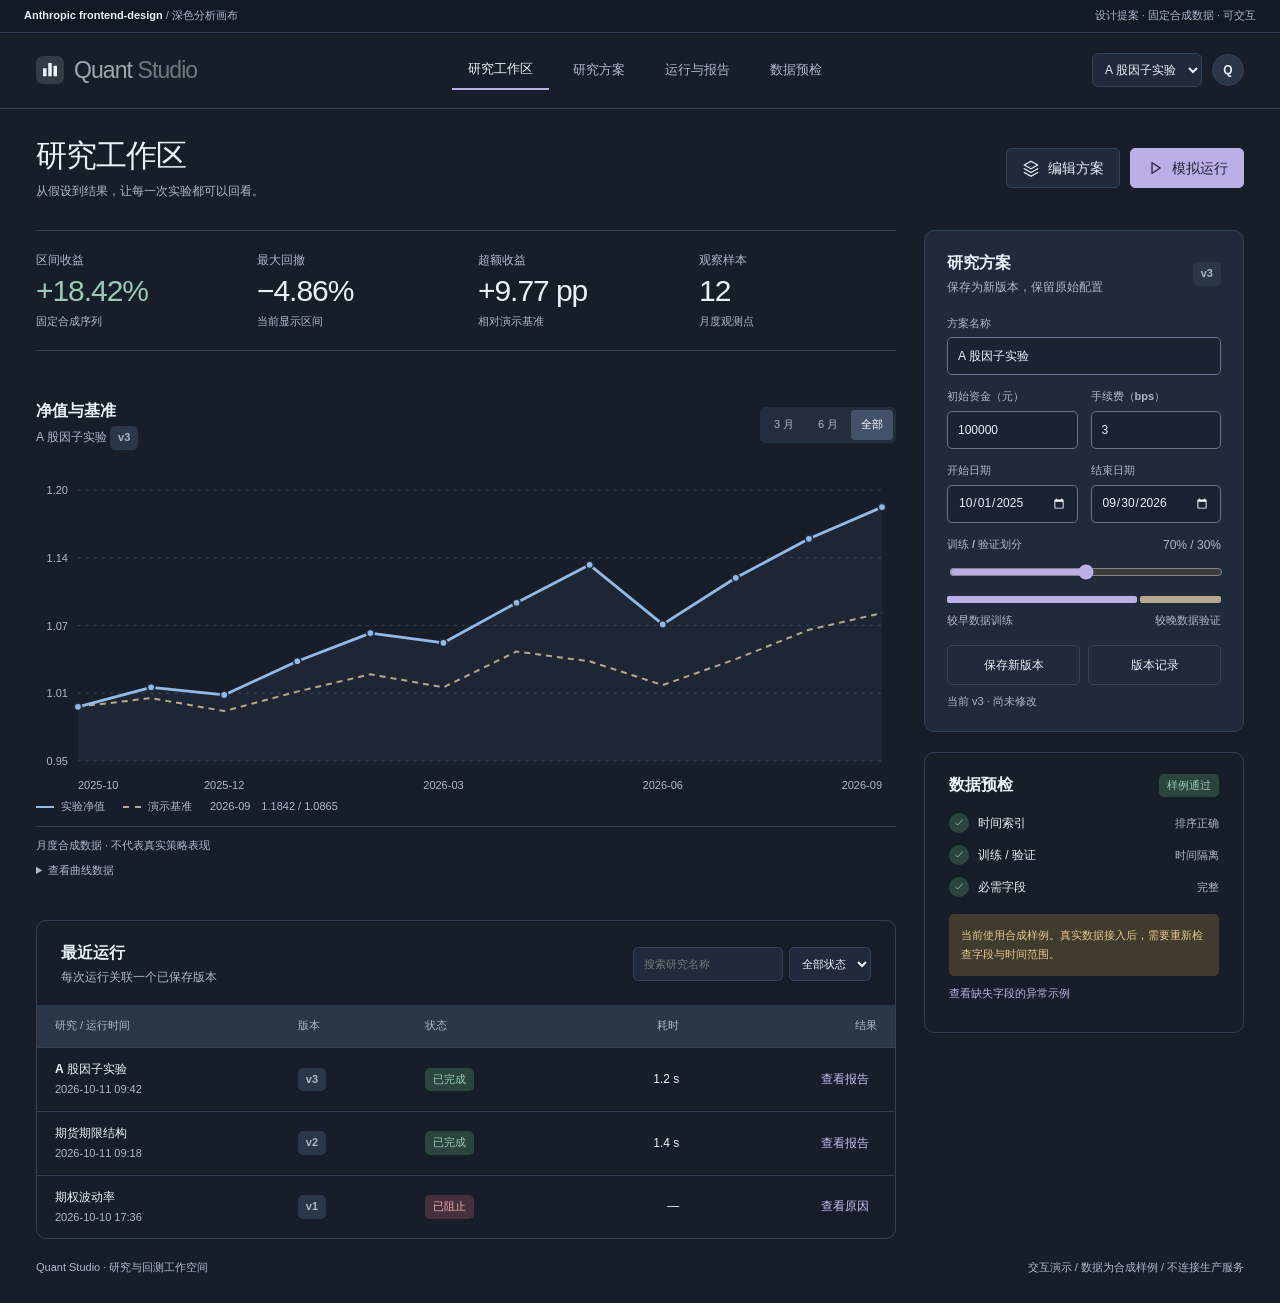
<file: docs/design-proposals/2026-10-ui-workbench/html/04-anthropic-frontend-design.html>
<!doctype html><html lang="zh-CN"><head><meta charset="utf-8"><meta name="viewport" content="width=device-width,initial-scale=1"><meta name="color-scheme" content="dark"><title>Quant Studio — Anthropic frontend-design</title><style>
*{box-sizing:border-box}html{scroll-behavior:smooth;scroll-padding:24px}body{margin:0;background:var(--bg);color:var(--text);font-family:var(--sans);font-size:14px;line-height:1.6}button,input,select{font:inherit}button,a,input,select{touch-action:manipulation}button,a{ -webkit-tap-highlight-color:transparent}button{cursor:pointer}button:disabled{cursor:wait;opacity:.5}a{color:inherit;text-decoration:none}button{color:inherit}button:focus-visible,a:focus-visible,input:focus-visible,select:focus-visible,summary:focus-visible{outline:3px solid var(--accent);outline-offset:3px}::selection{background:var(--accent);color:var(--on)}*{scrollbar-color:var(--muted) var(--bg);scrollbar-width:thin}input{caret-color:var(--accent)}[hidden]{display:none!important}h1,h2,h3,p{margin:0}h1{font-size:28px;line-height:1.35;letter-spacing:-.025em;text-wrap:balance;font-weight:650}h2{font-size:16px;line-height:1.5;font-weight:650}h3{font-size:14px}small,.muted{color:var(--muted)}small{font-size:12px}.num{font-variant-numeric:tabular-nums}.skip{position:fixed;left:20px;top:-60px;background:var(--surface);padding:10px;z-index:200}.skip:focus{top:10px}.brand{display:flex;align-items:center;gap:10px;font-size:19px;font-weight:650;letter-spacing:-.04em;white-space:nowrap}.brand svg{width:28px;height:28px;flex:none}.brand span:last-child{font-weight:400;opacity:.65}.row{display:flex;align-items:center;gap:10px;flex-wrap:wrap}.between{justify-content:space-between}.btn{display:inline-flex;align-items:center;justify-content:center;gap:8px;min-height:40px;border:1px solid var(--line);background:var(--surface);border-radius:var(--r-sm);padding:8px 15px;font-weight:550;white-space:nowrap;transition:background .18s,color .18s}.btn:hover{background:var(--soft)}.btn:active{transform:translateY(1px)}.primary{background:var(--accent);color:var(--on);border-color:var(--accent)}.primary:hover{background:var(--accent-hover);color:var(--on)}.text-btn{padding:8px 0;border:0;background:none;color:var(--accent);font-weight:550;min-height:36px}.text-btn:hover{text-decoration:underline;text-underline-offset:4px}.icon{width:18px;height:18px;flex:none}.badge{display:inline-flex;align-items:center;gap:5px;background:var(--soft);color:var(--muted);border-radius:5px;padding:3px 8px;font-size:11px;white-space:nowrap;font-weight:550}.badge.ok{background:var(--good-bg);color:var(--good)}.badge.warn{background:var(--warn-bg);color:var(--warn)}.badge.bad{background:var(--bad-bg);color:var(--bad)}.demo-strip{display:flex;justify-content:space-between;gap:12px;align-items:center;padding:7px 24px;background:var(--soft);border-bottom:1px solid var(--line);font-size:11px;color:var(--muted)}.demo-strip b{color:var(--text);font-weight:550}.app{min-height:100dvh}.topbar{min-height:66px;display:flex;align-items:center;justify-content:space-between;gap:20px;border-bottom:1px solid var(--line);padding:12px 28px;background:var(--surface)}.nav-links{display:flex;gap:8px;align-items:center}.nav-links a{padding:8px 12px;border-radius:var(--r-sm);color:var(--muted)}.nav-links a:hover,.nav-links a.active{background:var(--soft);color:var(--text)}.avatar{display:flex;align-items:center;justify-content:center;background:var(--soft);border:1px solid var(--line);width:32px;height:32px;border-radius:50%;font-size:12px;font-weight:650}.sidebar{padding:26px 18px;display:flex;flex-direction:column;gap:28px;min-width:0}.side-links{display:grid;gap:6px}.side-links a{display:flex;align-items:center;gap:12px;padding:10px 14px;border-radius:var(--r-sm);color:var(--side-muted,var(--muted))}.side-links a.active,.side-links a:hover{background:var(--side-selected,var(--soft));color:var(--side-text,var(--text))}.side-label{padding:0 14px;font-size:11px;color:var(--side-muted,var(--muted));margin-bottom:9px}.side-foot{margin-top:auto;padding:16px 12px;font-size:12px;line-height:1.9;border-top:1px solid var(--side-line,var(--line));color:var(--side-muted,var(--muted))}.side-foot strong{font-weight:500;color:var(--side-text,var(--text))}.project-buttons{display:grid;gap:4px}.project-pick{border:0;background:transparent;color:inherit;text-align:left;min-height:40px;padding:10px 14px;display:flex;align-items:center;gap:9px;border-radius:var(--r-sm);font-size:12px}.project-pick.active,.project-pick:hover{background:var(--side-selected,var(--soft));color:var(--side-text,var(--text))}.project-pick .project-dot{height:5px;width:5px;background:currentColor;border-radius:50%;opacity:.75;flex:none}.page-head{display:flex;justify-content:space-between;gap:22px;align-items:center;margin-bottom:24px}.page-head p{color:var(--muted);margin-top:6px;font-size:12px}.page-head .actions{display:flex;gap:10px;flex-wrap:wrap}.page-head .version{vertical-align:middle;margin-left:8px}.panel{background:var(--surface);border:1px solid var(--line);border-radius:var(--r);min-width:0;overflow:hidden}.panel-head{display:flex;align-items:center;justify-content:space-between;gap:12px;flex-wrap:wrap;padding:20px 24px 0}.panel-head p{font-size:12px;color:var(--muted);margin-top:3px}.panel-content{padding:20px 24px}.metric-grid{display:grid;grid-template-columns:repeat(4,minmax(0,1fr));gap:24px}.metric{min-width:0}.metric-label{font-size:12px;color:var(--muted)}.metric-value{font-size:27px;line-height:1.4;letter-spacing:-.035em;font-weight:550;font-variant-numeric:tabular-nums}.metric-note{color:var(--muted);font-size:11px;margin-top:1px}.positive{color:var(--good)}.negative{color:var(--bad)}.periods{display:flex;gap:2px;padding:3px;border-radius:6px;background:var(--soft)}.periods button{border:0;background:transparent;color:var(--muted);font-size:11px;min-height:30px;padding:5px 9px;border-radius:4px;min-width:42px}.periods button.active{background:var(--surface);color:var(--text);box-shadow:0 1px 3px #0000000a}.chart-wrap{padding:2px 20px 0;position:relative;min-width:0}.chart-svg{width:100%;height:245px;display:block;overflow:visible;touch-action:pan-y}.chart-legend{display:flex;gap:18px;align-items:center;flex-wrap:wrap;font-size:11px;color:var(--muted);padding:0 24px 10px}.legend-line{display:inline-block;vertical-align:middle;width:18px;border-top:2px solid var(--accent);margin-right:7px}.legend-line.benchmark{border-top:2px dashed var(--bench)}.chart-note{display:flex;align-items:center;justify-content:space-between;gap:8px;flex-wrap:wrap;padding:10px 24px;border-top:1px solid var(--line);font-size:11px;color:var(--muted)}.chart-note summary{cursor:pointer;min-height:24px;display:list-item}.chart-note details{width:100%}.chart-note details[open]{padding-bottom:12px}.table-scroll{max-width:100%;overflow:auto}table{width:100%;border-collapse:collapse;font-size:12px;text-align:left}th{font-size:11px;font-weight:500;color:var(--muted);background:var(--tablehead,var(--soft));white-space:nowrap}th,td{padding:12px 18px;border-bottom:1px solid var(--line)}tbody tr:last-child td{border-bottom:0}td.numeric,th.numeric{text-align:right;font-variant-numeric:tabular-nums}tbody tr:hover{background:var(--soft)}.job-name{font-weight:550;font-size:12px;white-space:nowrap}.job-date{display:block;color:var(--muted);font-size:11px;margin-top:2px}.table-action{background:none;border:0;color:var(--accent);padding:8px;min-height:32px;white-space:nowrap}.table-action:hover{text-decoration:underline}.jobs-head{padding-bottom:18px}.filters{display:flex;gap:6px;align-items:center}.filter-input{border:1px solid var(--line);border-radius:var(--r-sm);height:34px;background:var(--surface);padding:0 10px;width:150px;color:var(--text);font-size:11px}.filter-status{border:1px solid var(--line);border-radius:var(--r-sm);height:34px;background:var(--surface);padding:0 8px;color:var(--text);font-size:11px}.empty{padding:40px 16px;text-align:center;color:var(--muted)}.form-grid{display:grid;grid-template-columns:1fr 1fr;gap:13px}.field{display:flex;flex-direction:column;gap:5px;min-width:0}.field.full{grid-column:1/-1}.field label,.field-label{font-size:11px;font-weight:550;color:var(--muted)}.field input,.field select{width:100%;min-width:0;height:38px;border:1px solid var(--inputline,var(--line));border-radius:var(--r-sm);background:var(--fieldbg,var(--surface));color:var(--text);padding:7px 10px;font-size:12px}.field input:invalid:not(:placeholder-shown){border-color:var(--bad)}.field input::placeholder{color:var(--muted)}.field input[type=range]{height:20px;border:0;accent-color:var(--accent);padding:0}.split-visual{display:flex;height:7px;gap:3px;margin:7px 0 4px}.split-visual i{display:block;border-radius:2px;background:var(--accent);width:70%;transition:width .2s}.split-visual i:last-child{background:var(--bench);width:30%}.split-labels{display:flex;justify-content:space-between;gap:12px;font-size:11px;color:var(--muted)}.form-actions{display:flex;gap:8px;margin-top:16px}.form-actions .btn{flex:1;padding:8px 10px;font-size:12px}.save-state{font-size:11px;color:var(--muted);min-height:20px;margin-top:8px}.checks{list-style:none;padding:0;margin:16px 0 0;display:grid;gap:12px}.check{display:flex;justify-content:space-between;align-items:center;font-size:12px;gap:12px}.check-label{display:flex;align-items:center;gap:9px}.check-icon{display:grid;place-items:center;width:20px;height:20px;border-radius:50%;color:var(--good);background:var(--good-bg);flex:none}.check-icon svg{width:12px;height:12px}.check-right{font-size:11px;color:var(--muted);white-space:nowrap}.notice{background:var(--warn-bg);color:var(--warn);font-size:11px;line-height:1.7;border-radius:var(--r-sm);padding:12px;margin-top:17px}.error-text{color:var(--bad);font-size:11px;grid-column:1/-1}.preflight .text-btn{font-size:11px}.run-track{display:flex;gap:8px;align-items:center;margin-top:10px;color:var(--muted);font-size:11px}.run-track progress{height:4px;width:90px;accent-color:var(--accent)}.footer{display:flex;justify-content:space-between;gap:12px;flex-wrap:wrap;color:var(--muted);font-size:11px;margin-top:20px}.dialog{width:min(620px,calc(100vw - 32px));max-height:calc(100dvh - 48px);padding:0;border:1px solid var(--line);border-radius:var(--r);background:var(--surface);color:var(--text);box-shadow:0 20px 80px #0003}.dialog::backdrop{background:#17263280}.dialog-head{padding:20px 24px;display:flex;gap:20px;align-items:center;justify-content:space-between;border-bottom:1px solid var(--line)}.dialog-body{padding:24px}.dialog-body p{margin-bottom:14px}.dialog-body .metric-grid{grid-template-columns:1fr 1fr}.dialog-body pre{white-space:pre-wrap;overflow-wrap:anywhere;background:var(--soft);border-radius:6px;padding:16px;font-size:12px}.toast{position:fixed;bottom:22px;left:50%;transform:translateX(-50%);max-width:calc(100vw - 32px);width:max-content;background:var(--text);color:var(--surface);border-radius:8px;padding:12px 20px;z-index:100;font-size:12px;box-shadow:0 6px 25px #0002}.mobile-project{display:none}.seg-project{border:1px solid var(--line);background:var(--surface);border-radius:6px;max-width:100%;padding:8px;color:var(--text);font-size:12px}.subhead{display:flex;gap:10px;align-items:center;flex-wrap:wrap}.section-link{scroll-margin-top:24px}.status-dot{width:6px;height:6px;border-radius:50%;background:var(--good);display:inline-block;margin-right:5px}

/* A: an operational workspace, clear division between experiment and result. */
body.impeccable{--sans:'Segoe UI','Microsoft YaHei',sans-serif;--bg:#F5F8F5;--surface:#fff;--text:#263A31;--muted:#5C6E64;--line:#DAE3DD;--inputline:#A4B4AA;--soft:#EAF1ED;--accent:#276750;--accent-hover:#1A523C;--on:#fff;--bench:#799E92;--good:#226044;--good-bg:#E7F2EB;--warn:#78571B;--warn-bg:#F8F0DD;--bad:#A04040;--bad-bg:#FBEAEA;--r:12px;--r-sm:6px;--side-text:#F6FBF7;--side-muted:#BED1C6;--side-selected:#2D5548;--side-line:#3F6155}
.impeccable .app{display:grid;grid-template-columns:210px minmax(0,1fr)}.impeccable .sidebar{background:#173F35;color:#F5FCF7;position:sticky;top:0;height:100dvh}.impeccable .sidebar .brand{padding:0 12px}.impeccable .topbar{min-height:56px;background:transparent;padding:10px 30px}.impeccable .main{padding:26px 30px;max-width:1580px;margin:auto}.impeccable .workspace{display:grid;grid-template-columns:minmax(0,1fr) 294px;gap:20px}.impeccable .left-stack,.impeccable .right-stack{display:grid;gap:20px;align-content:start}.impeccable .metric-grid{padding:19px 24px 10px;gap:16px}.impeccable .metric-value{font-size:26px}.impeccable .chart-svg{height:239px}.impeccable .config .panel-content{padding-top:16px}.impeccable .preflight .panel-content{padding-top:0}.impeccable .demo-strip{background:#EDF3EF}.impeccable .chart-note{background:#FAFCFA}

/* B: verified Data-Dense Dashboard profile, scope-local controls. */
body.pro{--sans:'Fira Sans','Segoe UI','Microsoft YaHei',sans-serif;--bg:#F8FAFC;--surface:#fff;--text:#18305C;--muted:#536580;--line:#D8E2EF;--inputline:#9EAFC5;--soft:#EBF1FA;--accent:#1E40AF;--accent-hover:#1A3590;--on:#fff;--bench:#B27926;--good:#16634B;--good-bg:#E6F4ED;--warn:#895309;--warn-bg:#FFF3D8;--bad:#B53136;--bad-bg:#FFECEE;--r:8px;--r-sm:4px}
.pro .topbar{background:#152C5B;color:#EAF1FF;min-height:64px;padding:10px 36px}.pro .topbar .nav-links a{color:#BACBEE;border-radius:4px}.pro .topbar .nav-links a.active,.pro .topbar .nav-links a:hover{background:#314879;color:#fff}.pro .topbar .avatar{background:#314879;border-color:#4A628F}.pro .main{padding:24px 36px;max-width:1520px;margin:auto}.pro .page-head{margin-bottom:18px}.pro .metric-grid{gap:0;border:1px solid var(--line);background:white;border-radius:8px;margin-bottom:20px;overflow:hidden}.pro .metric{padding:15px 24px;border-right:1px solid var(--line)}.pro .metric:last-child{border:0}.pro .metric-value{font-family:'Fira Code',Consolas,'Microsoft YaHei',monospace;font-size:27px;letter-spacing:-.04em}.pro .workspace{display:grid;grid-template-columns:minmax(0,1fr) 310px;gap:20px}.pro .chart-svg{height:252px}.pro .bottom-grid{display:grid;grid-template-columns:390px minmax(0,1fr);gap:20px;margin-top:20px}.pro .panel-head{padding:16px 20px 0}.pro .panel-content{padding:16px 20px}.pro .preflight .checks{gap:20px;margin-top:8px}.pro .config .form-grid{gap:10px}.pro .demo-strip{background:#E9EEF6}.pro .config .field.full.range-field{grid-column:auto}.pro .config .field.full.name-field{grid-column:1/-1}.pro .config .field.full.name-field input{height:35px}.pro .config .save-state{margin-bottom:0}

/* C: Taste's explicit minimalist-ui rules, warm document hierarchy. */
body.taste{--sans:'SF Pro Display','Segoe UI','Microsoft YaHei',sans-serif;--bg:#FBFBFA;--surface:#fff;--text:#2F3437;--muted:#706F6B;--line:#EAEAEA;--inputline:#AEADA9;--soft:#F1F0EC;--accent:#353B36;--accent-hover:#51564E;--on:#fff;--bench:#8A9DAB;--good:#346538;--good-bg:#EDF3EC;--warn:#856011;--warn-bg:#FBF3DB;--bad:#9F2F2D;--bad-bg:#FDEBEC;--r:8px;--r-sm:4px}
.taste .app{display:grid;grid-template-columns:185px minmax(0,1fr)}.taste .sidebar{background:#F7F6F3;border-right:1px solid var(--line);padding:30px 14px;position:sticky;top:0;height:100dvh}.taste .sidebar .brand{font-size:18px;padding-left:12px}.taste .sidebar .side-links a{padding:8px 12px;font-size:12px}.taste .topbar{background:transparent;border:0;font-size:12px;min-height:65px;padding:20px 42px;color:var(--muted)}.taste .main{padding:24px 42px 36px;max-width:1350px;margin:auto}.taste .page-head{margin:5px 0 34px;align-items:end}.taste h1{font-family:Georgia,'SimSun',serif;font-size:44px;font-weight:500;letter-spacing:-.025em}.taste .page-head p{margin-top:12px;max-width:48ch;line-height:1.9}.taste .page-head .actions .btn{font-size:12px}.taste .workspace{display:grid;grid-template-columns:minmax(300px,.82fr) minmax(0,1.18fr);gap:36px;align-items:start}.taste .panel-head{padding:24px 26px 0}.taste .panel-content{padding:20px 26px}.taste .config{background:#fff}.taste .config h2{font-size:19px;font-family:Georgia,'SimSun',serif}.taste .metric-grid{padding:24px 0 26px;gap:18px;border-top:1px solid var(--line);margin-top:28px}.taste .metric-value{font-family:Georgia,'SimSun',serif;font-size:28px}.taste .chart{border:0;background:transparent}.taste .chart .panel-head{padding:0}.taste .chart-wrap{padding:14px 0 0}.taste .chart-svg{height:247px}.taste .chart-legend{padding:0 0 16px}.taste .chart-note{padding:12px 0}.taste .right-stack{display:grid;gap:26px}.taste .preflight{background:#F7F6F3}.taste .preflight .panel-content{padding-top:0}.taste .jobs{margin-top:36px}.taste .jobs .panel-head{padding-bottom:18px}.taste th{background:#F9F9F8}.taste .demo-strip{background:#F3F2EE}.taste .badge{border-radius:999px;letter-spacing:.03em}.taste .periods button.active{box-shadow:none}.taste .hero-divider{height:1px;background:var(--line);margin-bottom:30px}

/* D: a chart-led analytical canvas with a quiet inspector. */
body.anthropic{color-scheme:dark;--sans:'Bahnschrift','Segoe UI','Microsoft YaHei',sans-serif;--bg:#171E2A;--surface:#202A3A;--text:#EAF0F7;--muted:#ACB8CA;--line:#344154;--inputline:#65758B;--soft:#2B3649;--fieldbg:#1A2332;--accent:#BAAFE6;--accent-hover:#D0C5F3;--on:#222034;--bench:#B4A88E;--good:#9ACAB6;--good-bg:#2A443E;--warn:#E6C889;--warn-bg:#403B2E;--bad:#EEACB0;--bad-bg:#472F3B;--r:10px;--r-sm:5px}
.anthropic .topbar{background:#171E2A;border-bottom:1px solid #344154;min-height:76px;padding:14px 36px}.anthropic .topbar .brand{font-size:23px}.anthropic .topbar .nav-links a{font-size:13px;padding:9px 16px}.anthropic .topbar .nav-links a.active{background:transparent;color:#EAF0F7;border-bottom:2px solid #BAAFE6;border-radius:0}.anthropic .main{padding:26px 36px;max-width:1650px;margin:auto}.anthropic .page-head{margin-bottom:28px}.anthropic h1{font-size:31px;font-weight:500;letter-spacing:-.03em}.anthropic .workspace{display:grid;grid-template-columns:minmax(0,1fr) 320px;gap:28px}.anthropic .left-stack{display:grid;gap:24px;align-content:start}.anthropic .right-stack{display:grid;gap:20px;align-content:start}.anthropic .chart{background:transparent;border:0;border-radius:0}.anthropic .chart .panel-head{padding:0 0 12px}.anthropic .chart-wrap{padding:6px 0 0}.anthropic .chart-svg{height:330px}.anthropic .chart-legend{padding-left:0}.anthropic .chart-note{padding-left:0;padding-right:0}.anthropic .metric-grid{border-top:1px solid var(--line);border-bottom:1px solid var(--line);padding:20px 0;margin:0 0 24px}.anthropic .metric-value{font-size:30px;font-weight:400}.anthropic .periods{background:#232D3D}.anthropic .periods button.active{background:#43516A;color:#fff;box-shadow:none}.anthropic .config .panel-head{padding:20px 22px 0}.anthropic .config .panel-content{padding:18px 22px}.anthropic .preflight{background:transparent}.anthropic .preflight .panel-content{padding-top:0}.anthropic .demo-strip{background:#121925;color:#AAB7CB;border-color:#344154}.anthropic .legend-line{border-color:#93BAE7}.anthropic .legend-line.benchmark{border-color:#B4A88E}.anthropic .jobs{background:transparent}.anthropic .table-action{color:#C9BEF1}

@media(min-width:1700px){.chart-svg{height:280px}.impeccable .main{padding-top:36px}.taste .main{padding-top:40px}}
@media(max-width:1190px){.impeccable .app{grid-template-columns:178px minmax(0,1fr)}.impeccable .sidebar{padding:24px 12px}.impeccable .sidebar .brand{font-size:16px}.impeccable .main{padding:24px 22px}.impeccable .workspace{grid-template-columns:minmax(0,1fr) 265px;gap:16px}.metric-value,.impeccable .metric-value{font-size:22px}.metric-grid{gap:12px}.impeccable .metric-grid{gap:8px;padding-left:18px;padding-right:18px}.impeccable .panel-head,.impeccable .panel-content{padding-left:18px;padding-right:18px}.taste .app{grid-template-columns:155px minmax(0,1fr)}.taste .sidebar{padding:25px 8px}.taste .sidebar .brand{font-size:15px}.taste .main{padding:20px 28px}.taste .workspace{gap:24px;grid-template-columns:310px minmax(0,1fr)}.taste h1{font-size:36px}.taste .page-head{align-items:start}.taste .page-head .actions{max-width:130px}.pro .main,.anthropic .main{padding:24px}.pro .bottom-grid{grid-template-columns:350px minmax(0,1fr)}.anthropic .workspace{grid-template-columns:minmax(0,1fr) 290px;gap:20px}.filters{flex-wrap:wrap}.filter-input{width:130px}}
@media(max-width:980px){.impeccable .app,.taste .app{display:block}.sidebar{display:none!important}.mobile-project{display:block}.impeccable .workspace{grid-template-columns:minmax(0,1fr) 285px}.taste .main{max-width:950px}.taste .workspace{grid-template-columns:330px minmax(0,1fr)}.pro .workspace{grid-template-columns:minmax(0,1fr) 280px}.pro .bottom-grid{grid-template-columns:320px minmax(0,1fr)}.nav-links{gap:2px}.topbar .nav-links a{padding:8px}.pro .topbar,.anthropic .topbar{padding:12px 24px}.demo-strip{padding:7px 20px}.anthropic .metric-grid{gap:10px}.anthropic .metric-value{font-size:25px}}
@media(max-width:740px){.topbar{padding:14px 18px!important;min-height:60px!important;flex-wrap:wrap;gap:10px}.topbar .nav-links{order:3;width:100%;justify-content:space-between}.topbar .nav-links a{font-size:12px!important;padding:8px 10px!important;min-height:40px}.topbar .bread{display:none}.demo-strip{padding:8px 16px;font-size:11px}.demo-strip .extra{display:none}.main{padding:22px 16px!important}.page-head{display:block!important;margin-bottom:24px!important}.page-head h1{font-size:26px!important}.taste .page-head h1{font-size:34px!important}.page-head .actions{max-width:none!important;margin-top:16px;width:100%}.page-head .actions .btn{flex:1;min-height:44px}.workspace,.bottom-grid{display:flex!important;flex-direction:column!important;gap:22px!important}.left-stack,.right-stack{width:100%;display:contents!important}.workspace>.panel,.bottom-grid>.panel,.workspace>.chart{width:100%}.impeccable .chart,.anthropic .chart{order:1}.impeccable .config,.anthropic .config{order:2}.impeccable .preflight,.anthropic .preflight{order:3}.impeccable .jobs,.anthropic .jobs{order:4}.taste .workspace>.config{order:1}.taste .chart{order:2}.taste .preflight{order:3}.metric-grid,.impeccable .metric-grid,.anthropic .metric-grid{grid-template-columns:repeat(2,minmax(0,1fr));gap:18px 22px}.pro .metric-grid{grid-template-columns:repeat(2,minmax(0,1fr));gap:0}.pro .metric{padding:15px 18px;border-bottom:1px solid var(--line)}.pro .metric:nth-child(2){border-right:0}.pro .metric:nth-child(3){border-bottom:0}.metric-value,.impeccable .metric-value,.anthropic .metric-value{font-size:28px}.chart-svg,.impeccable .chart-svg,.taste .chart-svg,.pro .chart-svg,.anthropic .chart-svg{height:225px}.panel-head,.panel-content{padding-left:18px!important;padding-right:18px!important}.chart-wrap{padding-left:10px;padding-right:10px}.chart-legend,.chart-note{padding-left:18px;padding-right:18px}.chart-note{font-size:11px}.chart .panel-head{align-items:start}.periods button{min-height:36px;min-width:36px;font-size:11px;padding:5px 8px}.jobs-head{display:block}.filters{margin-top:14px;width:100%}.filter-input{flex:1;min-width:100px;height:42px;font-size:14px}.filter-status{height:42px;font-size:14px}.jobs table .hide-mobile{display:none}.jobs td,.jobs th{padding:10px 12px}.job-name{white-space:normal;min-width:82px}.table-action{min-height:42px}.field input,.field select{font-size:16px;height:44px}.field label,.field-label{font-size:12px}.form-grid{gap:16px}.form-actions .btn{min-height:46px;font-size:14px}.notice{font-size:12px}.check{font-size:13px}.check-right{font-size:11px}.checks{gap:16px}.preflight .text-btn{font-size:12px;min-height:44px}.btn{min-height:44px}.footer{font-size:11px}.taste .hero-divider{margin-bottom:25px}.taste .metric-grid{margin-top:24px}.taste .jobs{margin-top:26px}.toast{font-size:13px}.pro .config .field.full.range-field{grid-column:1/-1}.pro .bottom-grid{margin-top:22px}.chart .metric-note{font-size:11px}.seg-project{min-height:42px}.mobile-project{max-width:155px}.avatar{display:none}}
@media(prefers-reduced-motion:reduce){html{scroll-behavior:auto}*,*:before,*:after{animation:none!important;transition:none!important}}
</style></head><body class="anthropic" data-demo="anthropic"><a class="skip" href="#main">跳到研究工作区</a><div class="demo-strip"><span><b>Anthropic frontend-design</b> / 深色分析画布</span><span class="extra">设计提案 · 固定合成数据 · 可交互</span></div><header class="topbar"><div class="brand"><svg viewBox="0 0 32 32" aria-hidden="true"><rect width="32" height="32" rx="8" fill="currentColor" opacity=".14"/><path d="M8 23V14h4v9zm6 0V8h4v15zm6 0V11h4v12z" fill="currentColor"/></svg><span>Quant<span> Studio</span></span></div><nav class="nav-links" aria-label="工作区导航"><a class="active" href="#main">研究工作区</a><a href="#config">研究方案</a><a href="#jobs">运行与报告</a><a href="#preflight">数据预检</a></nav><div class="row"><select class="seg-project project-select" aria-label="切换研究方案"><option value="0">A 股因子实验</option><option value="1">期货期限结构</option><option value="2">期权波动率</option></select><span class="avatar" aria-label="个人研究空间">Q</span></div></header><main class="main" id="main"><div class="page-head"><div><h1>研究工作区</h1><p>从假设到结果，让每一次实验都可以回看。</p></div><div class="actions"><button class="btn" data-action="edit"><svg class="icon" viewBox="0 0 24 24" fill="none" stroke="currentColor" stroke-width="1.7" stroke-linecap="round" stroke-linejoin="round" aria-hidden="true"><path d="m3 8 9-5 9 5-9 5-9-5Zm0 5 9 5 9-5M3 18l9 5 9-5"/></svg>编辑方案</button><button class="btn primary run-btn" data-action="run"><svg class="icon" viewBox="0 0 24 24" fill="none" stroke="currentColor" stroke-width="1.7" stroke-linecap="round" stroke-linejoin="round" aria-hidden="true"><path d="m8 5 11 7-11 7V5Z"/></svg><span>模拟运行</span></button></div></div><div class="workspace"><div class="left-stack"><div class="metric-grid" aria-label="合成数据指标"><div class="metric"><div class="metric-label">区间收益</div><div class="metric-value positive num" data-metric="return">+18.42%</div><div class="metric-note">固定合成序列</div></div><div class="metric"><div class="metric-label">最大回撤</div><div class="metric-value num" data-metric="drawdown">−4.86%</div><div class="metric-note">当前显示区间</div></div><div class="metric"><div class="metric-label">超额收益</div><div class="metric-value num" data-metric="excess">+9.77<span> pp</span></div><div class="metric-note">相对演示基准</div></div><div class="metric"><div class="metric-label">观察样本</div><div class="metric-value num" data-metric="samples">12</div><div class="metric-note">月度观测点</div></div></div><section class="panel chart section-link" id="chart" aria-labelledby="chart-title"><div class="panel-head"><div><h2 id="chart-title">净值与基准</h2><p><span class="selected-name">A 股因子实验</span> <span class="badge version-label">v3</span></p></div><div class="periods" aria-label="图表区间"><button data-period="3" aria-pressed="false">3 月</button><button data-period="6" aria-pressed="false">6 月</button><button class="active" data-period="12" aria-pressed="true">全部</button></div></div><div class="chart-wrap"><svg class="chart-svg" viewBox="0 0 800 260" role="img" aria-labelledby="curve-title curve-desc"><title id="curve-title">合成数据净值比较</title><desc id="curve-desc">实线为实验，虚线为基准。下方可展开对应数据表。</desc><g id="chart-art"></g></svg></div><div class="chart-legend"><span><i class="legend-line"></i>实验净值</span><span><i class="legend-line benchmark"></i>演示基准</span><span id="chart-readout">2026-09　1.1842 / 1.0865</span></div><div class="chart-note"><span>月度合成数据 · 不代表真实策略表现</span><details><summary>查看曲线数据</summary><div class="table-scroll"><table><thead><tr><th>月份</th><th class="numeric">实验净值</th><th class="numeric">演示基准</th></tr></thead><tbody id="curve-table"></tbody></table></div></details></div></section><section class="panel jobs section-link" id="jobs" aria-labelledby="jobs-title"><div class="panel-head jobs-head"><div><h2 id="jobs-title">最近运行</h2><p>每次运行关联一个已保存版本</p></div><div class="filters"><input class="filter-input" id="job-search" aria-label="搜索运行任务" placeholder="搜索研究名称"><select class="filter-status" id="job-filter" aria-label="筛选任务状态"><option value="all">全部状态</option><option value="done">已完成</option><option value="blocked">已阻止</option></select></div></div><div class="table-scroll"><table><thead><tr><th>研究 / 运行时间</th><th class="hide-mobile">版本</th><th>状态</th><th class="numeric hide-mobile">耗时</th><th class="numeric">结果</th></tr></thead><tbody id="job-table"></tbody></table></div><div class="empty" id="jobs-empty" hidden>没有匹配的运行记录。试试其他名称或状态。</div></section></div><div class="right-stack"><section class="panel config section-link" id="config" aria-labelledby="config-title"><div class="panel-head"><div><h2 id="config-title">研究方案</h2><p>保存为新版本，保留原始配置</p></div><span class="badge version-label">v3</span></div><div class="panel-content"><form id="config-form"><div class="form-grid"><div class="field full name-field"><label for="name">方案名称</label><input id="name" name="name" value="A 股因子实验" maxlength="40" required></div><div class="field"><label for="capital">初始资金（元）</label><input id="capital" name="capital" type="number" min="1000" max="1000000000" step="100" value="100000" required></div><div class="field"><label for="fee">手续费（bps）</label><input id="fee" name="fee" type="number" min="0" max="100" step="0.1" value="3" required></div><div class="field"><label for="start">开始日期</label><input id="start" name="start" type="date" value="2025-10-01" required></div><div class="field"><label for="end">结束日期</label><input id="end" name="end" type="date" value="2026-09-30" required></div><div class="field full range-field"><div class="row between"><label for="split">训练 / 验证划分</label><small id="split-value">70% / 30%</small></div><input id="split" name="split" type="range" min="50" max="90" step="5" value="70"><div class="split-visual" aria-hidden="true"><i id="train-bar"></i><i id="valid-bar"></i></div><div class="split-labels"><span>较早数据训练</span><span>较晚数据验证</span></div></div><p id="form-error" class="error-text" role="alert" hidden></p></div><div class="form-actions"><button type="submit" class="btn">保存新版本</button><button type="button" class="btn" data-action="versions">版本记录</button></div><p class="save-state" id="save-state">当前 v3 · 尚未修改</p></form><div class="run-track" id="run-track" hidden><progress id="run-progress" max="100" value="0"></progress><span id="run-stage">准备运行</span></div></div></section><section class="panel preflight section-link" id="preflight" aria-labelledby="preflight-title"><div class="panel-head"><h2 id="preflight-title">数据预检</h2><span class="badge ok" id="check-status">样例通过</span></div><div class="panel-content"><ul class="checks"><li class="check"><span class="check-label"><span class="check-icon"><svg class="icon" viewBox="0 0 24 24" fill="none" stroke="currentColor" stroke-width="1.7" stroke-linecap="round" stroke-linejoin="round" aria-hidden="true"><path d="m5 12 4 4 10-10"/></svg></span>时间索引</span><span class="check-right">排序正确</span></li><li class="check"><span class="check-label"><span class="check-icon"><svg class="icon" viewBox="0 0 24 24" fill="none" stroke="currentColor" stroke-width="1.7" stroke-linecap="round" stroke-linejoin="round" aria-hidden="true"><path d="m5 12 4 4 10-10"/></svg></span>训练 / 验证</span><span class="check-right">时间隔离</span></li><li class="check"><span class="check-label"><span class="check-icon"><svg class="icon" viewBox="0 0 24 24" fill="none" stroke="currentColor" stroke-width="1.7" stroke-linecap="round" stroke-linejoin="round" aria-hidden="true"><path d="m5 12 4 4 10-10"/></svg></span>必需字段</span><span class="check-right">完整</span></li></ul><div class="notice" id="check-notice">当前使用合成样例。真实数据接入后，需要重新检查字段与时间范围。</div><button class="text-btn" id="check-scenario">查看缺失字段的异常示例</button></div></section></div></div><footer class="footer"><span>Quant Studio · 研究与回测工作空间</span><span>交互演示 / 数据为合成样例 / 不连接生产服务</span></footer></main><dialog class="dialog" id="detail-dialog" aria-labelledby="dialog-title"><div class="dialog-head"><h2 id="dialog-title">运行报告</h2><button class="btn" id="close-dialog">关闭</button></div><div class="dialog-body" id="dialog-body"></div></dialog><div class="toast" id="toast" role="status" aria-live="polite" hidden></div><script>
(()=>{'use strict';
const $=s=>document.querySelector(s), $$=s=>Array.from(document.querySelectorAll(s));
const esc=s=>String(s).replace(/[&<>"']/g,c=>({'&':'&amp;','<':'&lt;','>':'&gt;','"':'&quot;',"'":'&#39;'}[c]));
const base={capital:'100000',fee:'3',start:'2025-10-01',end:'2026-09-30',split:'70'};
const projects=[
 {name:'A 股因子实验',v:3,values:[1,1.018,1.011,1.042,1.068,1.059,1.096,1.131,1.076,1.119,1.155,1.1842],bench:[1,1.008,.996,1.014,1.03,1.018,1.051,1.042,1.02,1.044,1.071,1.0865]},
 {name:'期货期限结构',v:2,values:[1,.995,1.02,1.043,1.012,1.044,1.06,1.052,1.076,1.065,1.097,1.1218],bench:[1,1.005,1.011,1.024,1.009,1.025,1.032,1.039,1.045,1.031,1.048,1.064]},
 {name:'期权波动率',v:1,values:[1,1.007,.982,1.01,1.025,1.015,1.043,1.035,1.059,1.047,1.061,1.0742],bench:[1,1.002,1.004,1.006,1.008,1.01,1.012,1.014,1.016,1.018,1.02,1.022]}
];
const months=['2025-10','2025-11','2025-12','2026-01','2026-02','2026-03','2026-04','2026-05','2026-06','2026-07','2026-08','2026-09'];
projects.forEach(p=>{p.config={...base,name:p.name};p.history=[{v:p.v,config:{...p.config},time:'初始演示版本'}]});
let selected=0,period=12,dirty=false,broken=false,running=false,toastTimer;
let jobs=[{p:0,v:3,name:'A 股因子实验',config:{...base,name:'A 股因子实验'},status:'done',time:'2026-10-11 09:42',duration:'1.2 s'},{p:1,v:2,name:'期货期限结构',config:{...base,name:'期货期限结构'},status:'done',time:'2026-10-11 09:18',duration:'1.4 s'},{p:2,v:1,name:'期权波动率',status:'blocked',time:'2026-10-10 17:36',duration:'—'}];
const storageKey='quant-design-demo-'+document.body.dataset.demo+'-v1';
try{const saved=JSON.parse(localStorage.getItem(storageKey)||'null');if(saved?.projects?.length===3){saved.projects.forEach((s,i)=>{if(s.config&&Array.isArray(s.history)&&Number.isInteger(s.v)){projects[i].config=s.config;projects[i].history=s.history;projects[i].v=s.v;projects[i].name=s.config.name}})}}catch{}
function persist(){try{localStorage.setItem(storageKey,JSON.stringify({projects:projects.map(p=>({config:p.config,history:p.history,v:p.v}))}));return true}catch{return false}}
function toast(t){clearTimeout(toastTimer);$('#toast').textContent=t;$('#toast').hidden=false;toastTimer=setTimeout(()=>$('#toast').hidden=true,4000)}
function progressBar(){const n=+$('#split').value;$('#split-value').textContent=n+'% / '+(100-n)+'%';$('#train-bar').style.width=n+'%';$('#valid-bar').style.width=(100-n)+'%'}
function updateTitles(){$$('.selected-name').forEach(e=>e.textContent=projects[selected].name);$$('.version-label').forEach(e=>e.textContent='v'+projects[selected].v);$$('[data-project]').forEach(e=>{const i=+e.dataset.project;e.classList.toggle('active',i===selected);e.setAttribute('aria-pressed',i===selected);e.lastChild.textContent=projects[i].name});$$('.project-select').forEach(e=>{e.value=selected;[...e.options].forEach((o,i)=>o.textContent=projects[i].name)})}
function loadProject(i){if(running){toast('模拟运行中，请等待完成后切换。');$$('.project-select').forEach(e=>e.value=selected);return}if(dirty&&!confirm('未保存的参数将被丢弃，确定切换研究吗？')){$$('.project-select').forEach(e=>e.value=selected);return}selected=i;Object.entries(projects[i].config).forEach(([k,v])=>{$('#'+k).value=v});dirty=false;$('#save-state').textContent='当前 v'+projects[i].v+' · 尚未修改';$('#form-error').hidden=true;updateTitles();progressBar();drawChart()}
function percent(v){return(v>=0?'+':'−')+Math.abs(v).toFixed(2)+'%'}
function stats(){const p=projects[selected],values=p.values.slice(-period),bench=p.bench.slice(-period);let peak=values[0],dd=0;for(const v of values){peak=Math.max(peak,v);dd=Math.min(dd,v/peak-1)}return{values,bench,ret:(values.at(-1)/values[0]-1)*100,dd:dd*100,excess:((values.at(-1)/values[0]-1)-(bench.at(-1)/bench[0]-1))*100}}
function drawChart(){const s=stats();$('[data-metric="return"]').textContent=percent(s.ret);$('[data-metric="drawdown"]').textContent=percent(s.dd);$('[data-metric="excess"]').textContent=(s.excess>=0?'+':'−')+Math.abs(s.excess).toFixed(2)+' pp';$('[data-metric="samples"]').textContent=period;
 const css=getComputedStyle(document.body),accent=document.body.dataset.demo==='anthropic'?'#93BAE7':css.getPropertyValue('--accent').trim(),bench=css.getPropertyValue('--bench').trim(),muted=css.getPropertyValue('--muted').trim(),line=css.getPropertyValue('--line').trim();
 const vals=[...s.values,...s.bench],min=Math.floor((Math.min(...vals)-.015)*20)/20,max=Math.ceil((Math.max(...vals)+.015)*20)/20;const cw=Math.max(270,$('.chart-svg').clientWidth),ch=$('.chart-svg').clientHeight,plotLeft=42,plotRight=cw-14,plotBottom=ch-37,plotTop=22;$('.chart-svg').setAttribute('viewBox',`0 0 ${cw} ${ch}`);const x=i=>plotLeft+i*((plotRight-plotLeft)/(period-1)),y=v=>plotBottom-(v-min)/(max-min)*(plotBottom-plotTop);let svg='';
 for(let i=0;i<5;i++){let v=min+(max-min)*i/4,yy=y(v);svg+=`<line x1="${plotLeft}" x2="${plotRight}" y1="${yy}" y2="${yy}" stroke="${line}" stroke-dasharray="3 5"/><text x="32" y="${yy+4}" text-anchor="end" font-size="11" fill="${muted}">${v.toFixed(2)}</text>`}
 const path=values=>values.map((v,i)=>(i?'L':'M')+x(i).toFixed(1)+','+y(v).toFixed(1)).join(' ');const pth=path(s.values);
 svg+=`<path d="${pth} L${plotRight},${plotBottom} L${plotLeft},${plotBottom} Z" fill="${accent}" fill-opacity=".055"/><path d="${path(s.bench)}" fill="none" stroke="${bench}" stroke-width="2" stroke-dasharray="6 5"/><path d="${pth}" fill="none" stroke="${accent}" stroke-width="2.8" stroke-linejoin="round"/>`;
 const mm=months.slice(-period),ticks=new Set([0,Math.floor((period-1)/2),period-1]);if(cw>570){ticks.add(Math.floor((period-1)/4));ticks.add(Math.floor(3*(period-1)/4))}mm.forEach((m,i)=>{if(ticks.has(i))svg+=`<text x="${x(i)}" y="${ch-9}" text-anchor="${i===0?'start':i===period-1?'end':'middle'}" font-size="11" fill="${muted}">${m}</text>`;svg+=`<circle cx="${x(i)}" cy="${y(s.values[i])}" r="3.7" fill="${accent}" stroke="${css.getPropertyValue('--surface').trim()}" stroke-width="1.7"><title>${m}：实验 ${s.values[i].toFixed(4)}；基准 ${s.bench[i].toFixed(4)}</title></circle>`});$('#chart-art').innerHTML=svg;
 $('#curve-table').innerHTML=mm.map((m,i)=>`<tr><td>${m}</td><td class="numeric">${s.values[i].toFixed(4)}</td><td class="numeric">${s.bench[i].toFixed(4)}</td></tr>`).join('');$('#chart-readout').textContent=mm.at(-1)+'　'+s.values.at(-1).toFixed(4)+' / '+s.bench.at(-1).toFixed(4);$('#curve-desc').textContent=`当前 ${period} 个观测点，实验区间收益 ${percent(s.ret)}，最大回撤 ${percent(s.dd)}。下方可展开数据表。`;
}
function drawJobs(){const q=$('#job-search').value.trim().toLowerCase(),f=$('#job-filter').value;const rows=jobs.map((j,i)=>({...j,i})).filter(j=>(j.name||projects[j.p].name).toLowerCase().includes(q)&&(f==='all'||j.status===f));$('#job-table').innerHTML=rows.map(j=>`<tr><td><span class="job-name">${esc(j.name||projects[j.p].name)}</span><span class="job-date">${esc(j.time)}</span></td><td class="hide-mobile"><span class="badge">v${j.v}</span></td><td><span class="badge ${j.status==='done'?'ok':'bad'}">${j.status==='done'?'已完成':'已阻止'}</span></td><td class="numeric hide-mobile">${j.duration}</td><td class="numeric"><button class="table-action" data-report="${j.i}">${j.status==='done'?'查看报告':'查看原因'}</button></td></tr>`).join('');$('#jobs-empty').hidden=rows.length>0}
function showDialog(title,body){$('#dialog-title').textContent=title;$('#dialog-body').innerHTML=body;$('#detail-dialog').showModal()}
function showReport(i){const j=jobs[i],p=projects[j.p];if(j.status==='blocked'){showDialog('数据预检阻止了运行','<span class="badge bad">异常示例</span><p style="margin-top:16px">期权样例缺少隐含波动率字段 <code>iv</code>，未进入计算阶段。</p><p>补齐字段并重新预检后，才能运行这个示例。此处用于展示错误信息与恢复路径。</p>');return}const c=j.config||p.history.find(h=>h.v===j.v)?.config||p.config;showDialog('运行报告 · '+(j.name||p.name),`<div class="row between"><span class="badge ok">模拟运行完成</span><span class="badge">v${j.v}</span></div><p style="margin-top:18px">这是一份固定合成数据报告，用于比较界面。修改参数会保存新版本，但不会重新计算金融收益。</p><pre>${esc(JSON.stringify(c,null,2))}</pre><p class="muted">运行时间：${esc(j.time)}<br>序列：12 个月度合成观测点<br>最终净值：${p.values.at(-1).toFixed(4)}<br>初始版本和新版本相互独立。</p><button class="btn" id="download-report">下载配置 JSON</button>`);$('#download-report').onclick=()=>{const blob=new Blob([JSON.stringify({demo:true,project:j.name||p.name,version:j.v,config:c,values:p.values,benchmark:p.bench},null,2)],{type:'application/json'});const a=document.createElement('a');a.href=URL.createObjectURL(blob);a.download='quant-demo-v'+j.v+'.json';a.click();setTimeout(()=>URL.revokeObjectURL(a.href),2000)}}
$('#config-form').addEventListener('input',()=>{dirty=true;$('#save-state').textContent='有未保存修改 · 运行前请保存新版本';progressBar()});
$('#config-form').addEventListener('submit',e=>{e.preventDefault();const c=Object.fromEntries(new FormData(e.currentTarget));const error=$('#form-error');if(!c.name.trim()){error.textContent='请填写方案名称。';error.hidden=false;$('#name').focus();return}if(c.start>=c.end){error.textContent='结束日期必须晚于开始日期。';error.hidden=false;$('#end').focus();return}error.hidden=true;const p=projects[selected];p.v++;p.config={...c,name:c.name.trim()};p.name=p.config.name;p.history.unshift({v:p.v,config:{...p.config},time:new Date().toLocaleString('zh-CN')});dirty=false;const ok=persist();$('#save-state').textContent='已保存 v'+p.v+(ok?' · 当前浏览器本地保留':' · 当前页面会话保留');updateTitles();drawJobs();toast('已新增 v'+p.v+'，原版本保持不变。')});
async function run(){if(running)return;if(dirty){toast('请先保存新版本，再模拟运行。');$('#config').scrollIntoView({block:'center'});return}if(broken){toast('字段缺失：请先恢复预检样例。');$('#preflight').scrollIntoView({block:'center'});return}running=true;$$('.run-btn').forEach(b=>{b.disabled=true;b.querySelector('span').textContent='运行中…'});$('#config-form').querySelectorAll('input,button').forEach(e=>e.disabled=true);$('#run-track').hidden=false;const cfg={...projects[selected].config},pidx=selected,ver=projects[selected].v;
 for(const [value,label] of [[20,'检查样例数据'],[65,'生成演示结果'],[100,'模拟运行完成']]){$('#run-progress').value=value;$('#run-stage').textContent=label;await new Promise(r=>setTimeout(r,450))}
 jobs.unshift({p:pidx,v:ver,name:projects[pidx].name,config:cfg,status:'done',time:new Date().toLocaleString('zh-CN',{hour12:false}),duration:'1.4 s'});drawJobs();running=false;$$('.run-btn').forEach(b=>{b.disabled=false;b.querySelector('span').textContent='模拟运行'});$('#config-form').querySelectorAll('input,button').forEach(e=>e.disabled=false);toast('模拟运行完成，可在最近运行中打开报告。')}
document.addEventListener('click',e=>{const p=e.target.closest('[data-project]');if(p)loadProject(+p.dataset.project);const b=e.target.closest('[data-period]');if(b){period=+b.dataset.period;$$('[data-period]').forEach(x=>{x.classList.toggle('active',x===b);x.setAttribute('aria-pressed',x===b)});drawChart()}const a=e.target.closest('[data-action]');if(a){if(a.dataset.action==='edit'){$('#config').scrollIntoView({block:'center'});$('#name').focus({preventScroll:true})}if(a.dataset.action==='run')run();if(a.dataset.action==='versions'){showDialog('方案版本记录',projects[selected].history.map(h=>`<div style="margin-bottom:24px"><div class="row between"><strong>v${h.v}</strong><small>${esc(h.time)}</small></div><p class="muted">${esc(h.config.name)} / 初始资金 ${Number(h.config.capital).toLocaleString()} 元 / 训练 ${h.config.split}%</p><details><summary>查看完整配置</summary><pre>${esc(JSON.stringify(h.config,null,2))}</pre></details></div>`).join(''))}}const r=e.target.closest('[data-report]');if(r)showReport(+r.dataset.report)});
$$('.project-select').forEach(e=>e.addEventListener('change',()=>loadProject(+e.value)));$('#job-search').addEventListener('input',drawJobs);$('#job-filter').addEventListener('change',drawJobs);$('#close-dialog').onclick=()=>$('#detail-dialog').close();$('#detail-dialog').addEventListener('click',e=>{if(e.target===$('#detail-dialog')){const r=e.target.getBoundingClientRect();if(e.clientX<r.left||e.clientX>r.right||e.clientY<r.top||e.clientY>r.bottom)e.target.close()}});
$('#check-scenario').onclick=()=>{broken=!broken;$('#check-status').textContent=broken?'字段缺失':'样例通过';$('#check-status').className='badge '+(broken?'bad':'ok');$('#check-notice').textContent=broken?'异常示例：缺少 close 字段，模拟运行已暂停。点击下方按钮恢复完整样例。':'当前使用合成样例。真实数据接入后，需要重新检查字段与时间范围。';$('#check-scenario').textContent=broken?'恢复完整样例':'查看缺失字段的异常示例';const field=$('.checks .check:last-child');field.querySelector('.check-right').textContent=broken?'缺失 close':'完整';const marker=field.querySelector('.check-icon');marker.style.color=broken?'var(--bad)':'var(--good)';marker.style.background=broken?'var(--bad-bg)':'var(--good-bg)';marker.querySelector('path').setAttribute('d',broken?'M6 6l12 12M18 6 6 18':'m5 12 4 4 10-10');toast(broken?'已切换到异常预检示例。':'已恢复，样例预检通过。')};
loadProject(0);drawJobs();new ResizeObserver(()=>drawChart()).observe($('.chart-svg'));
})();
</script></body></html>
</file>
